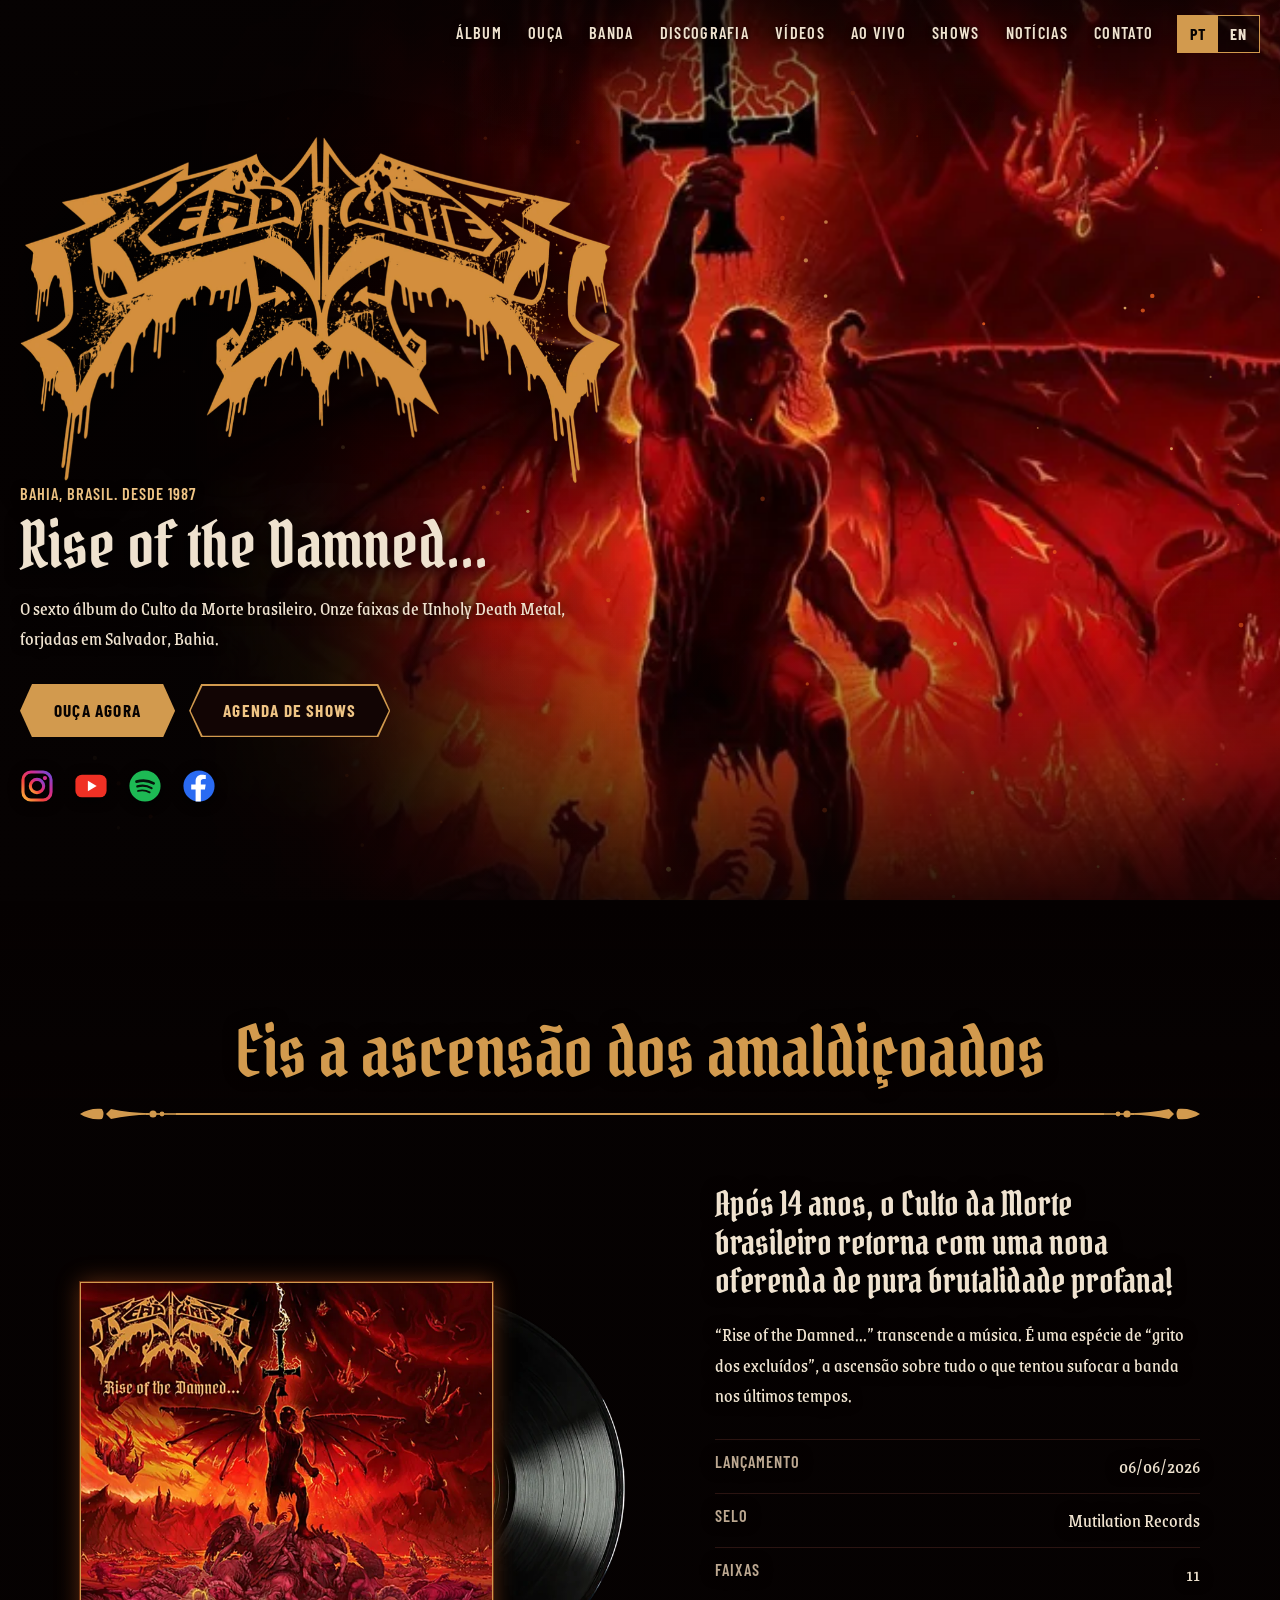
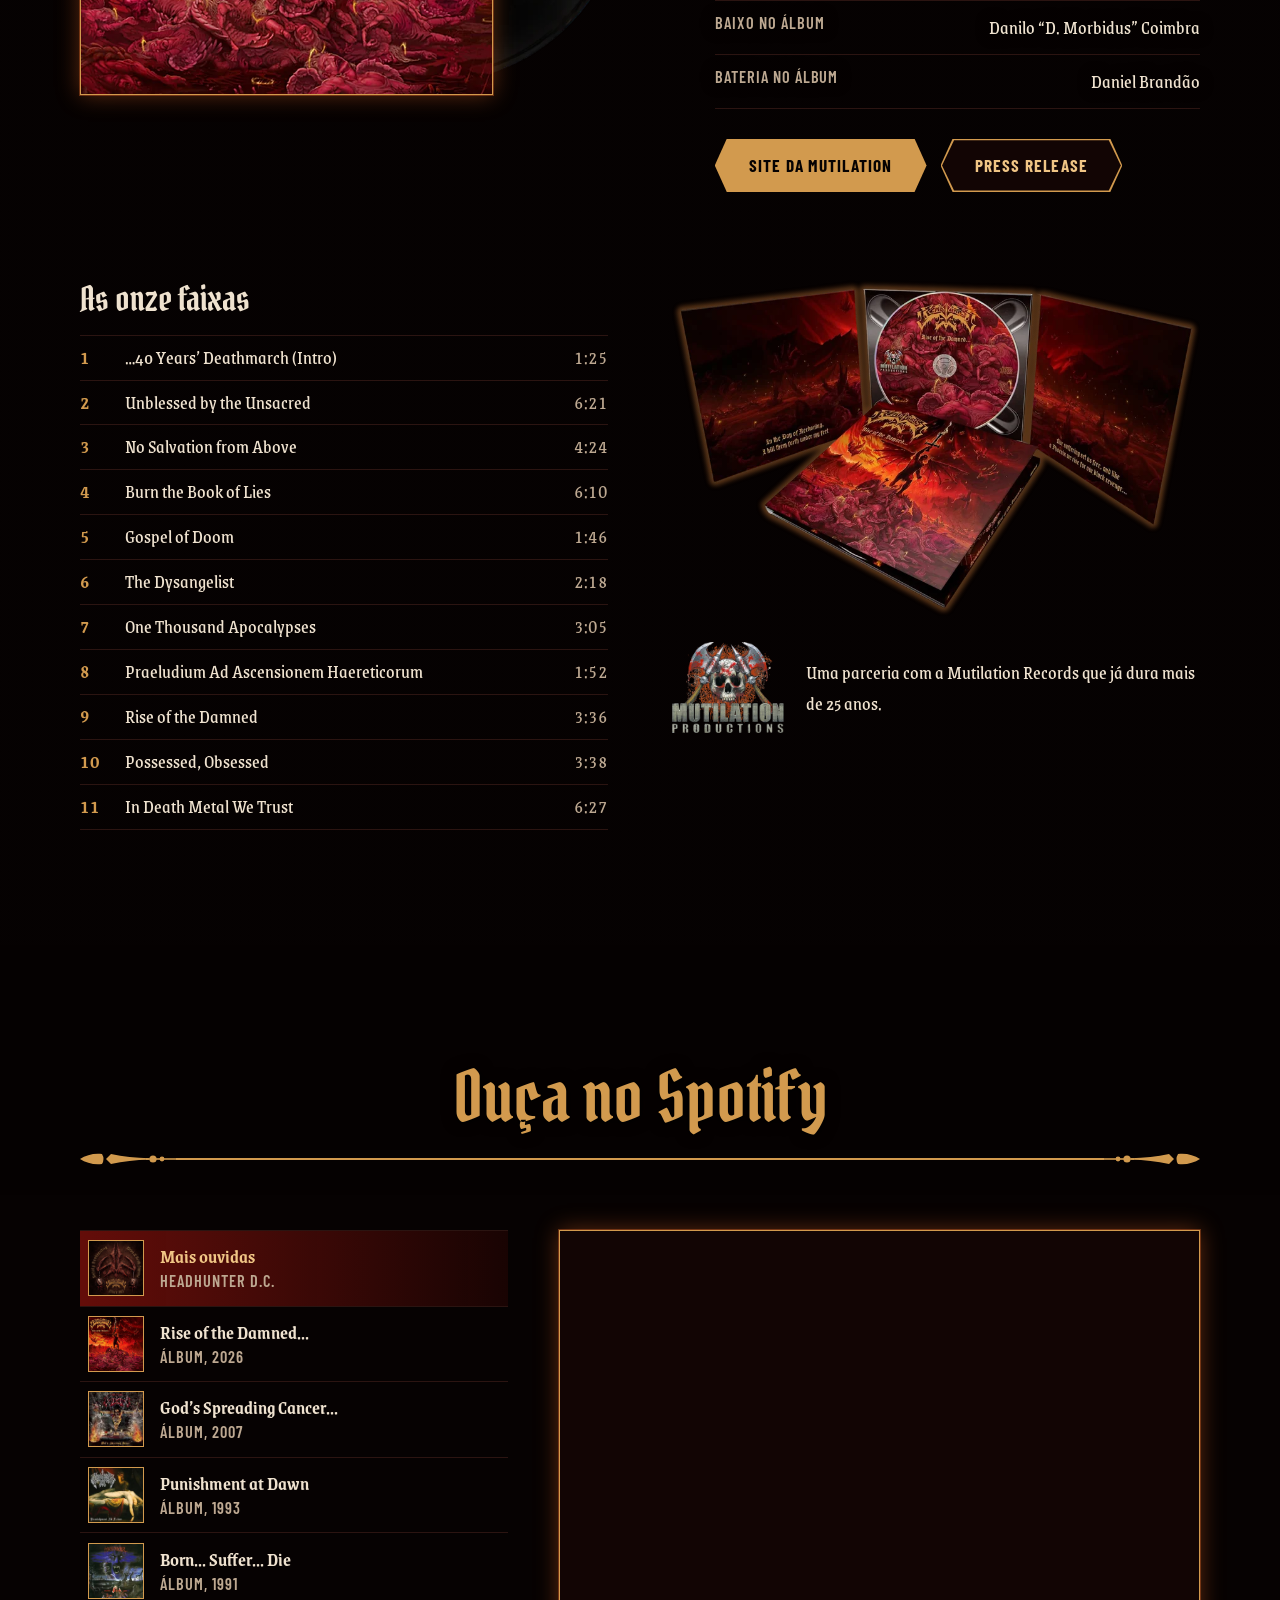
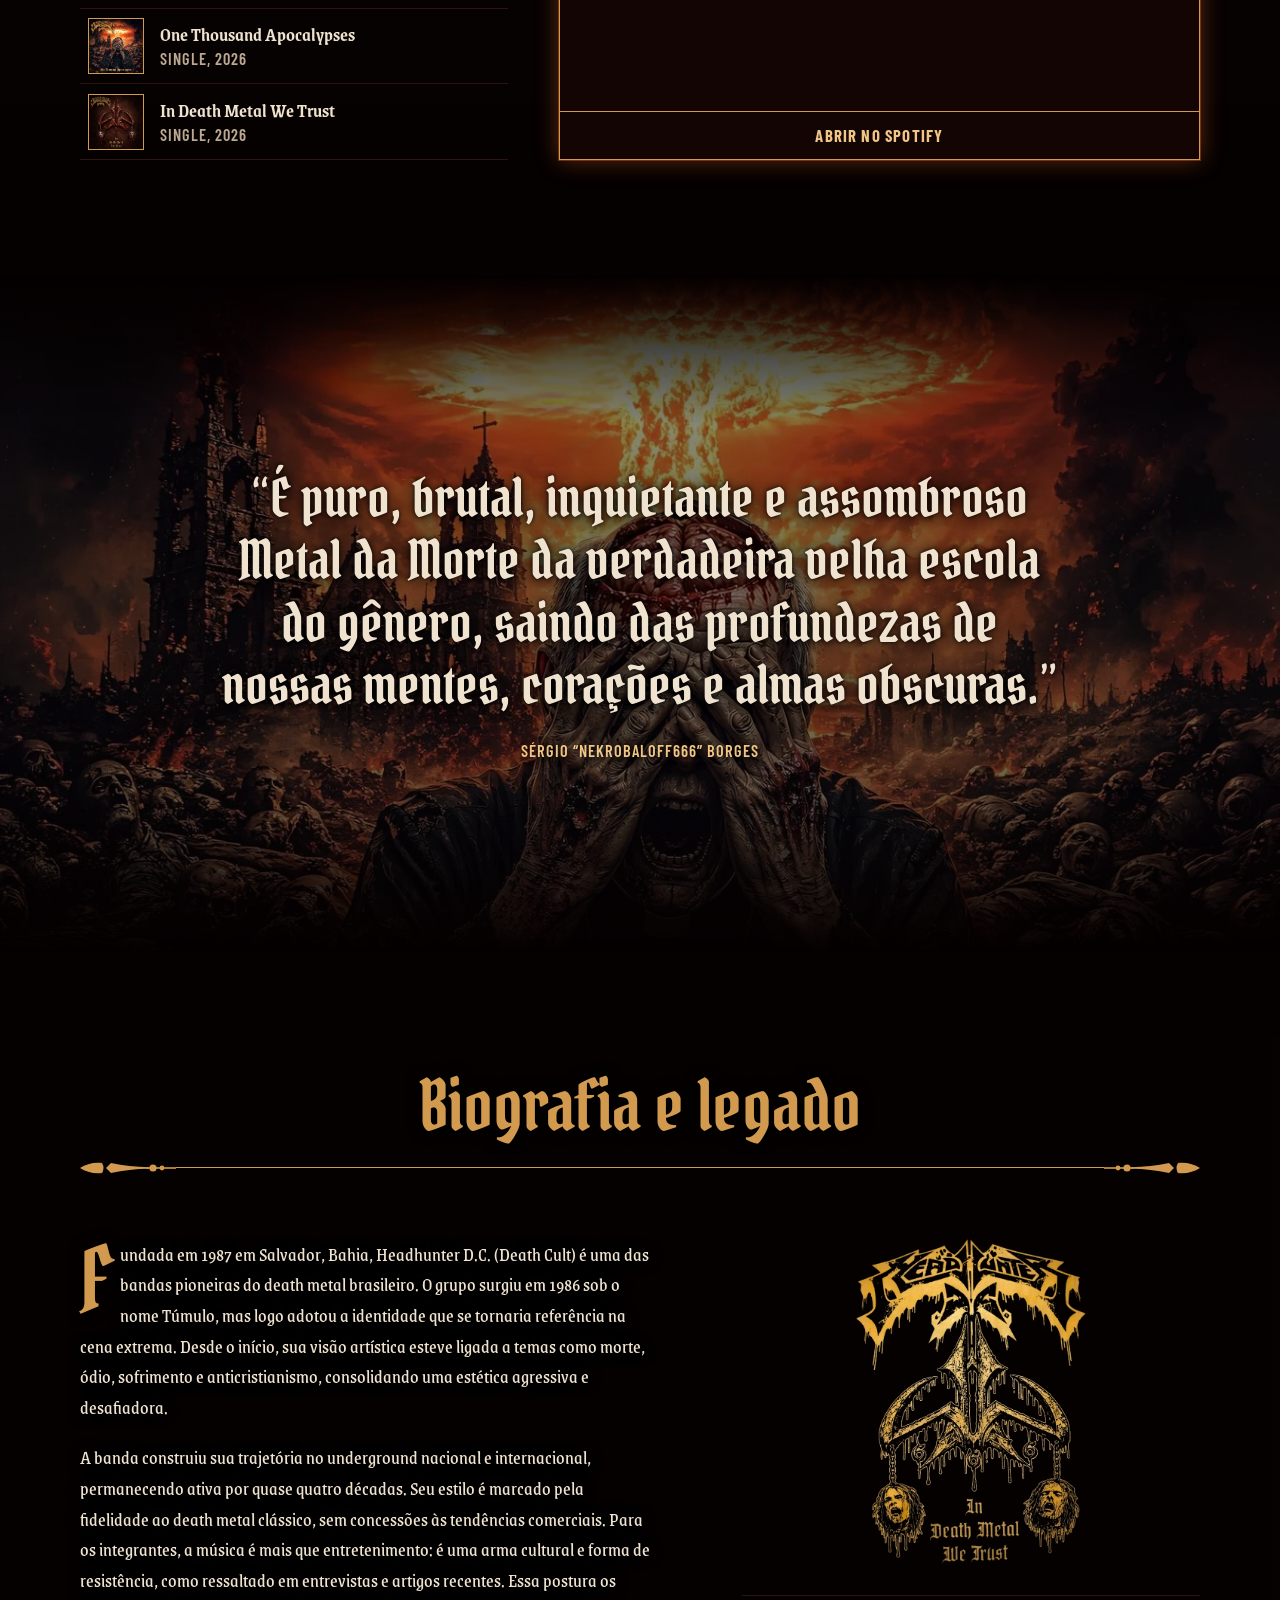
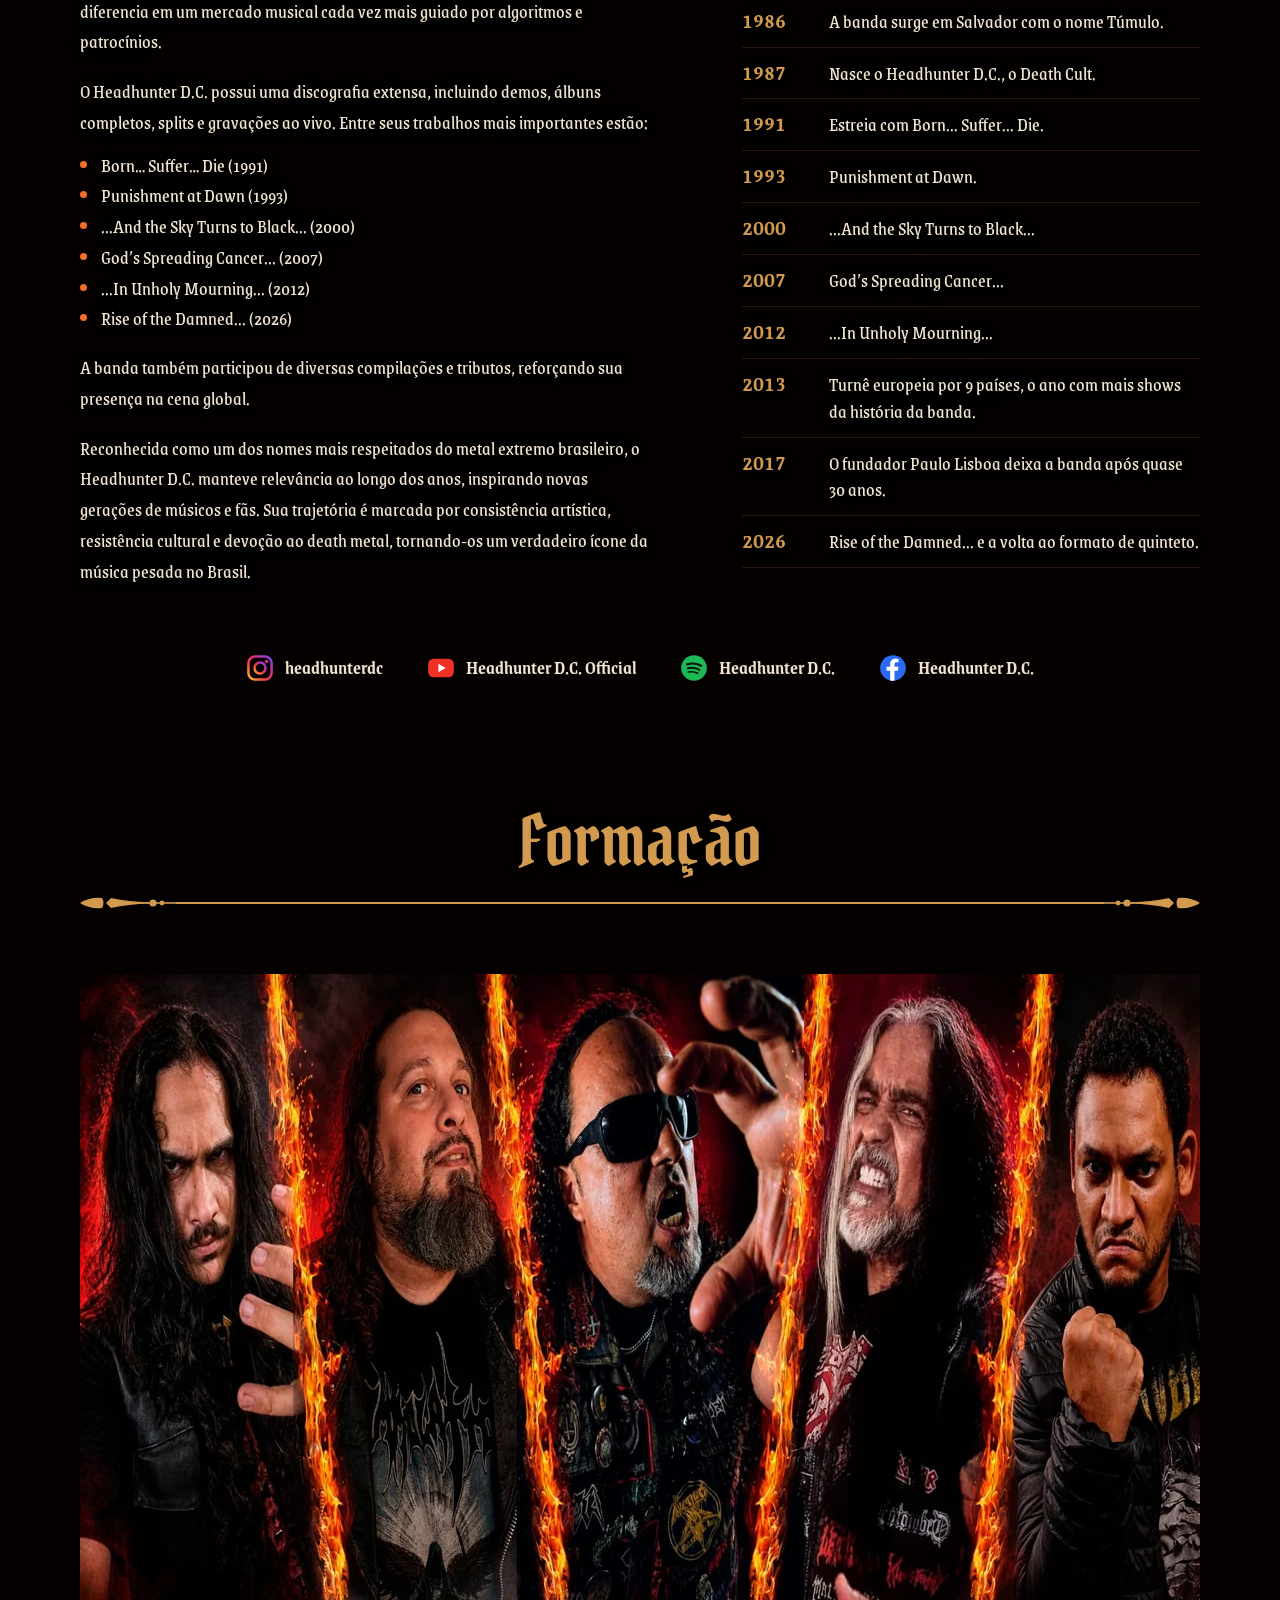
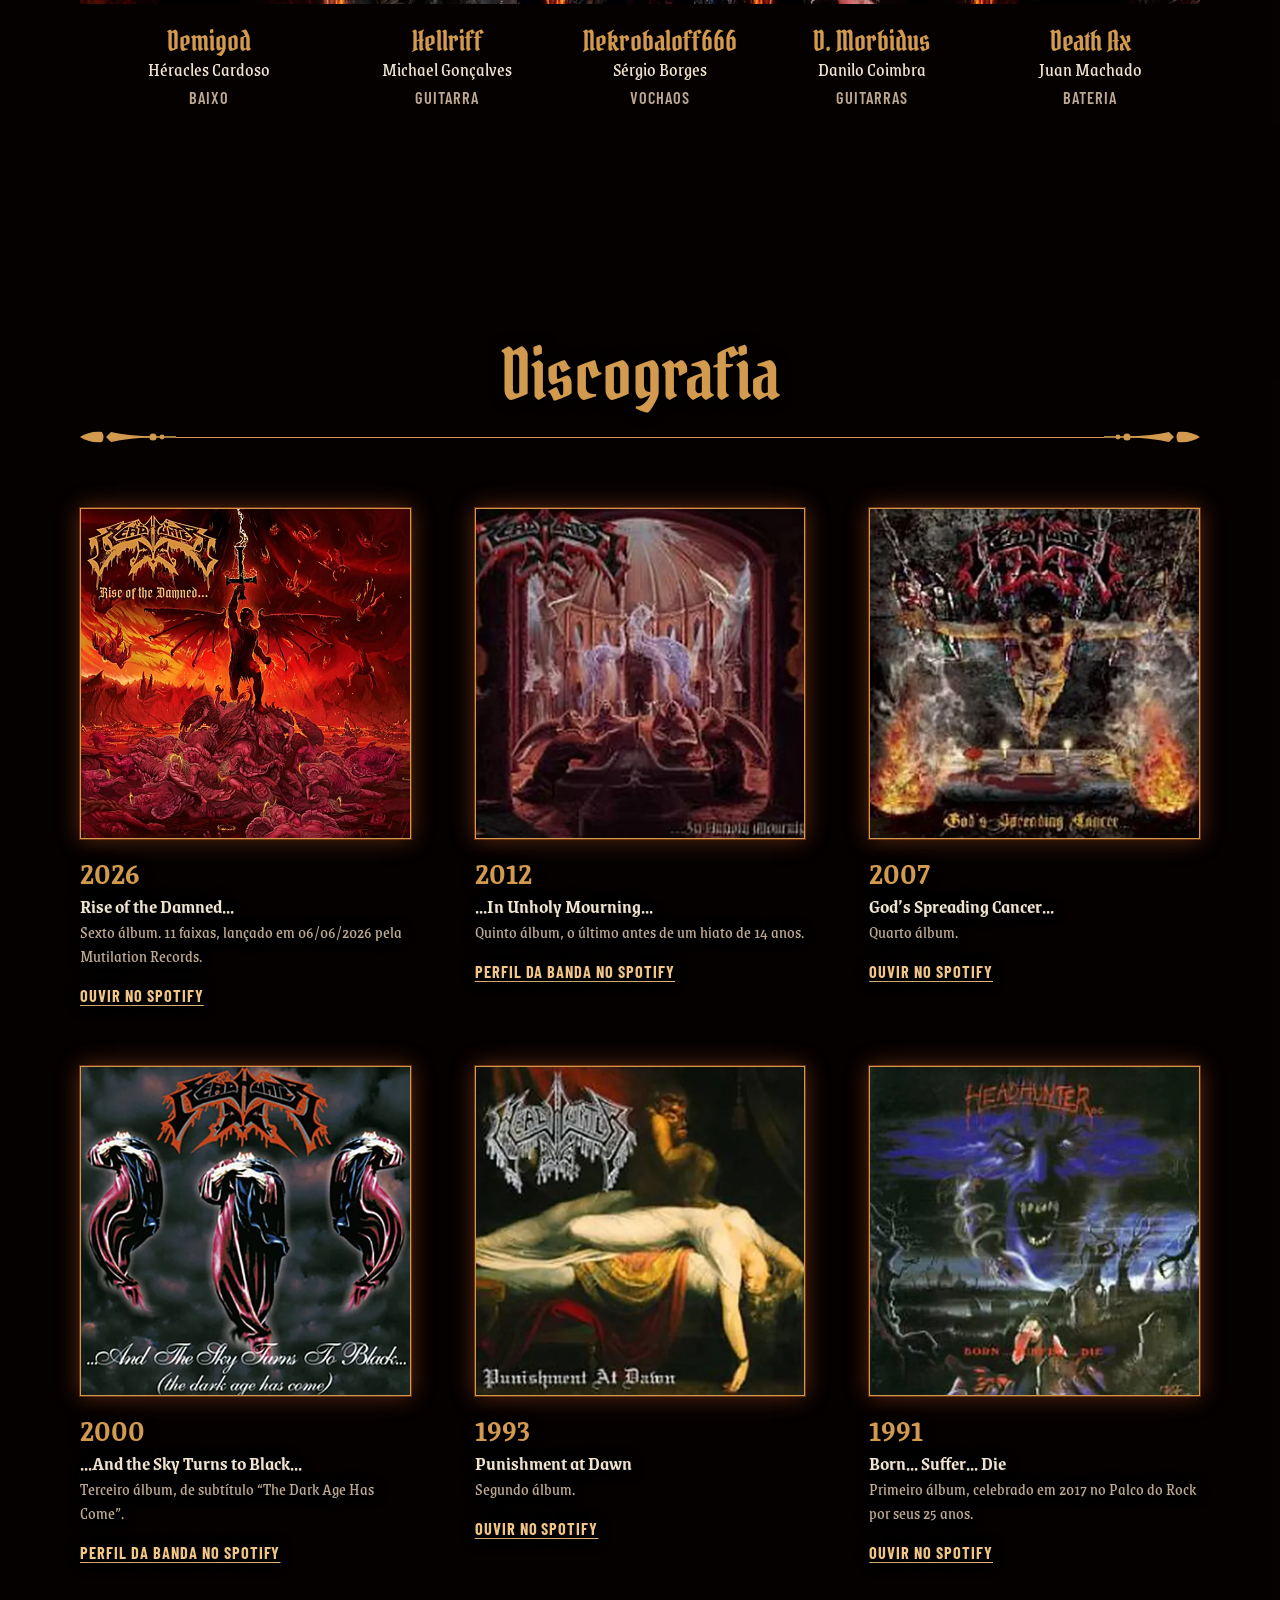
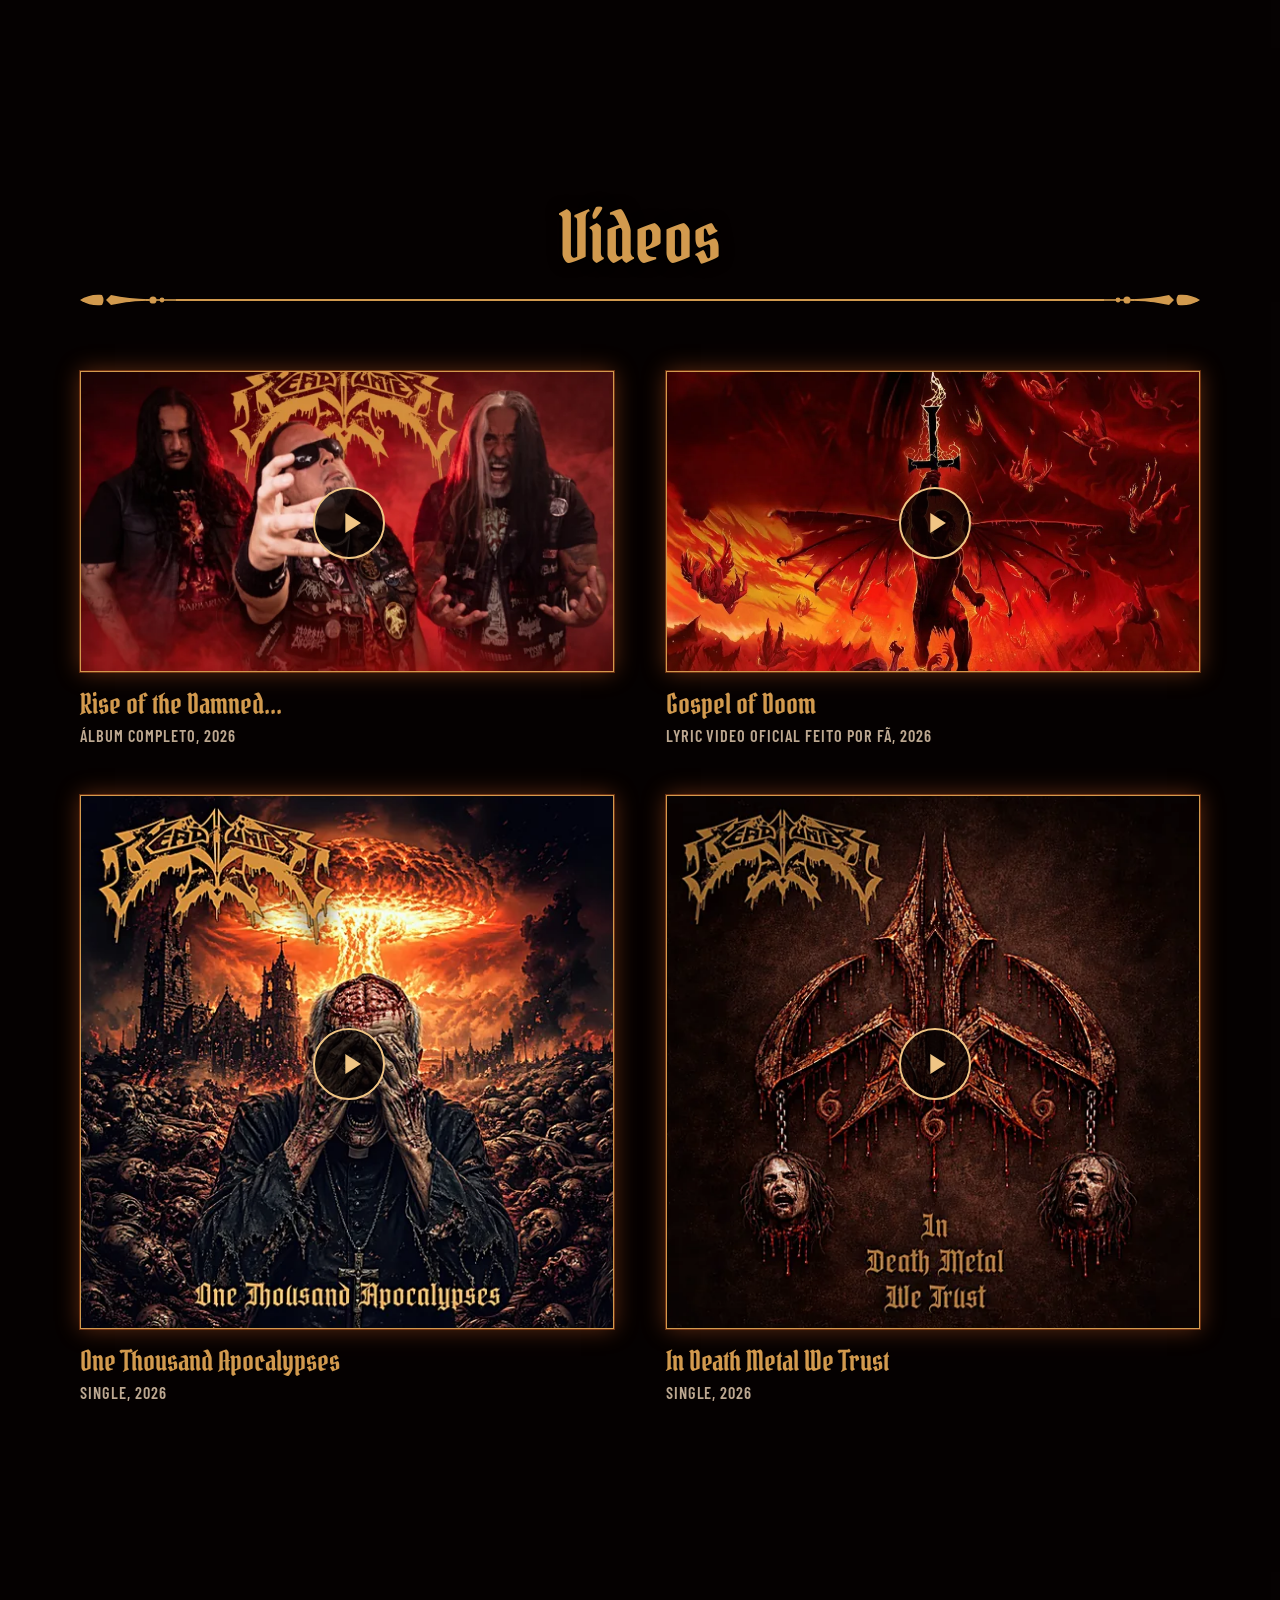
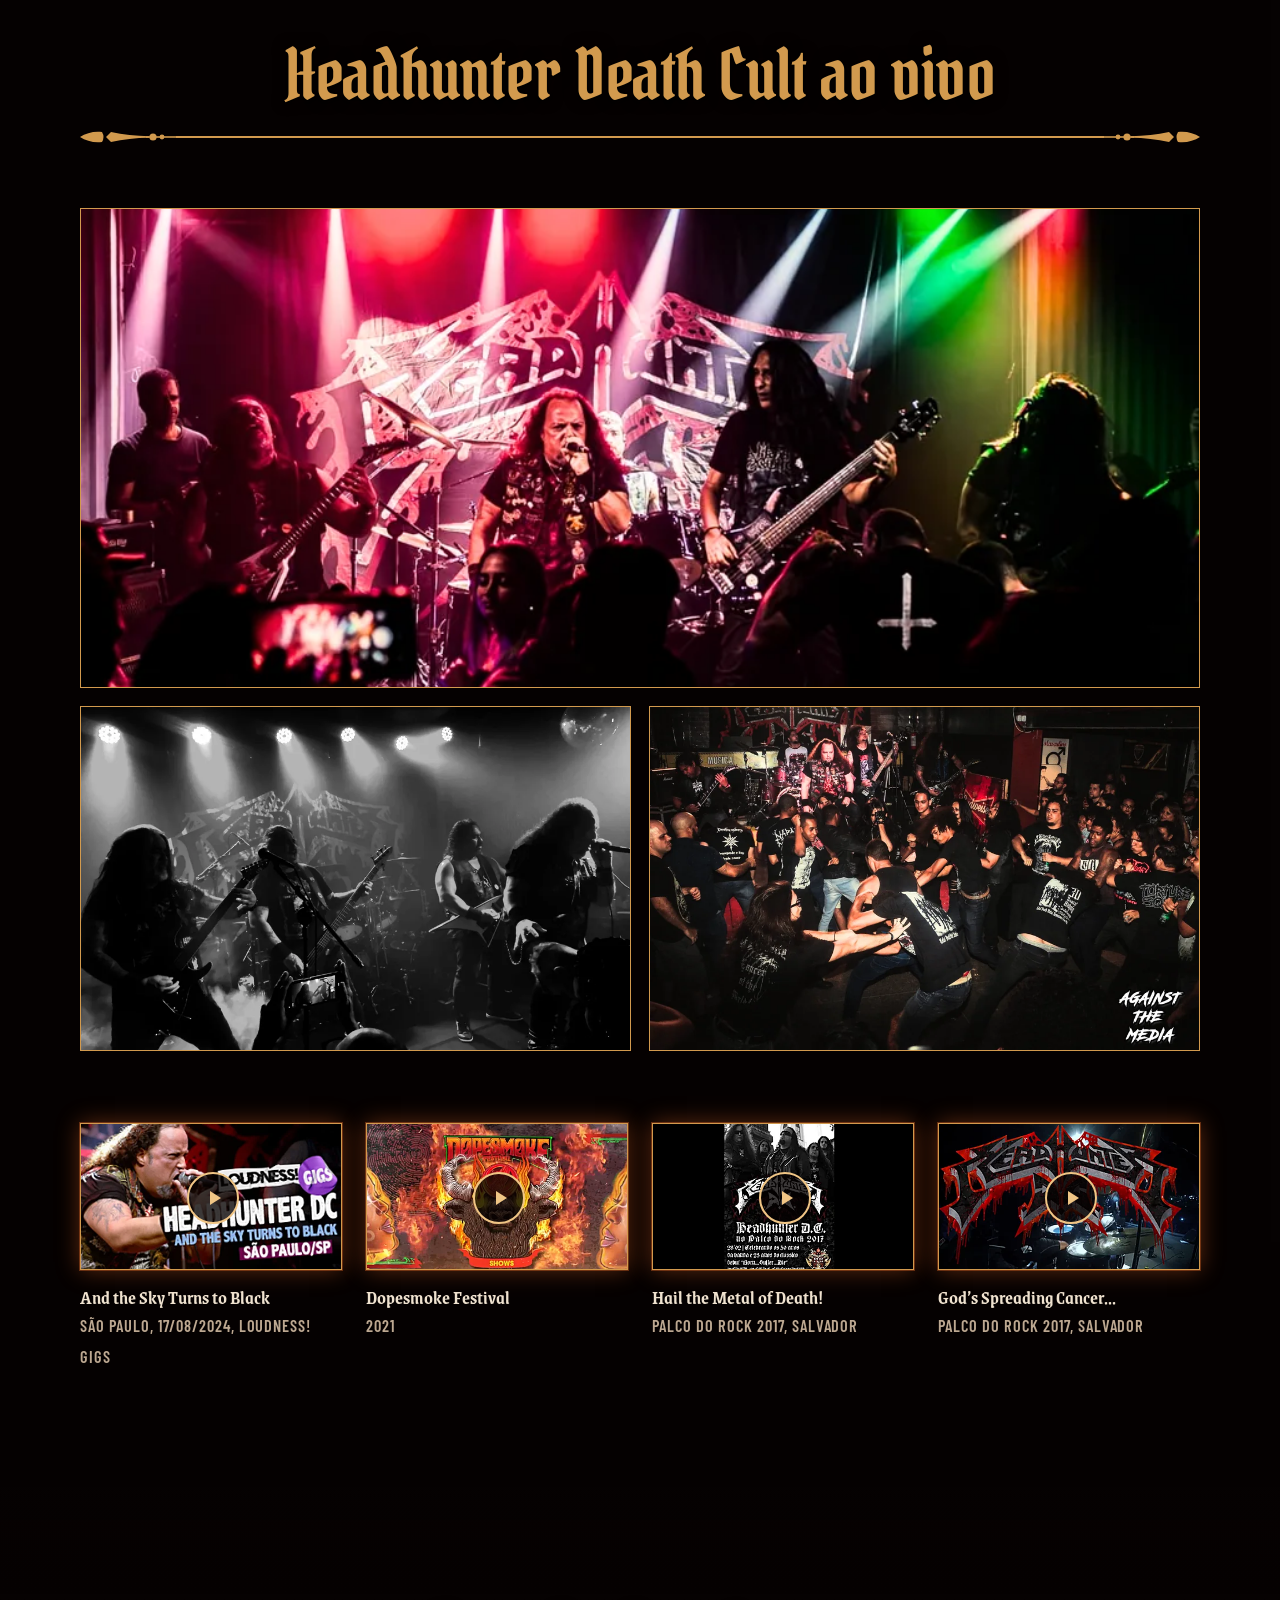
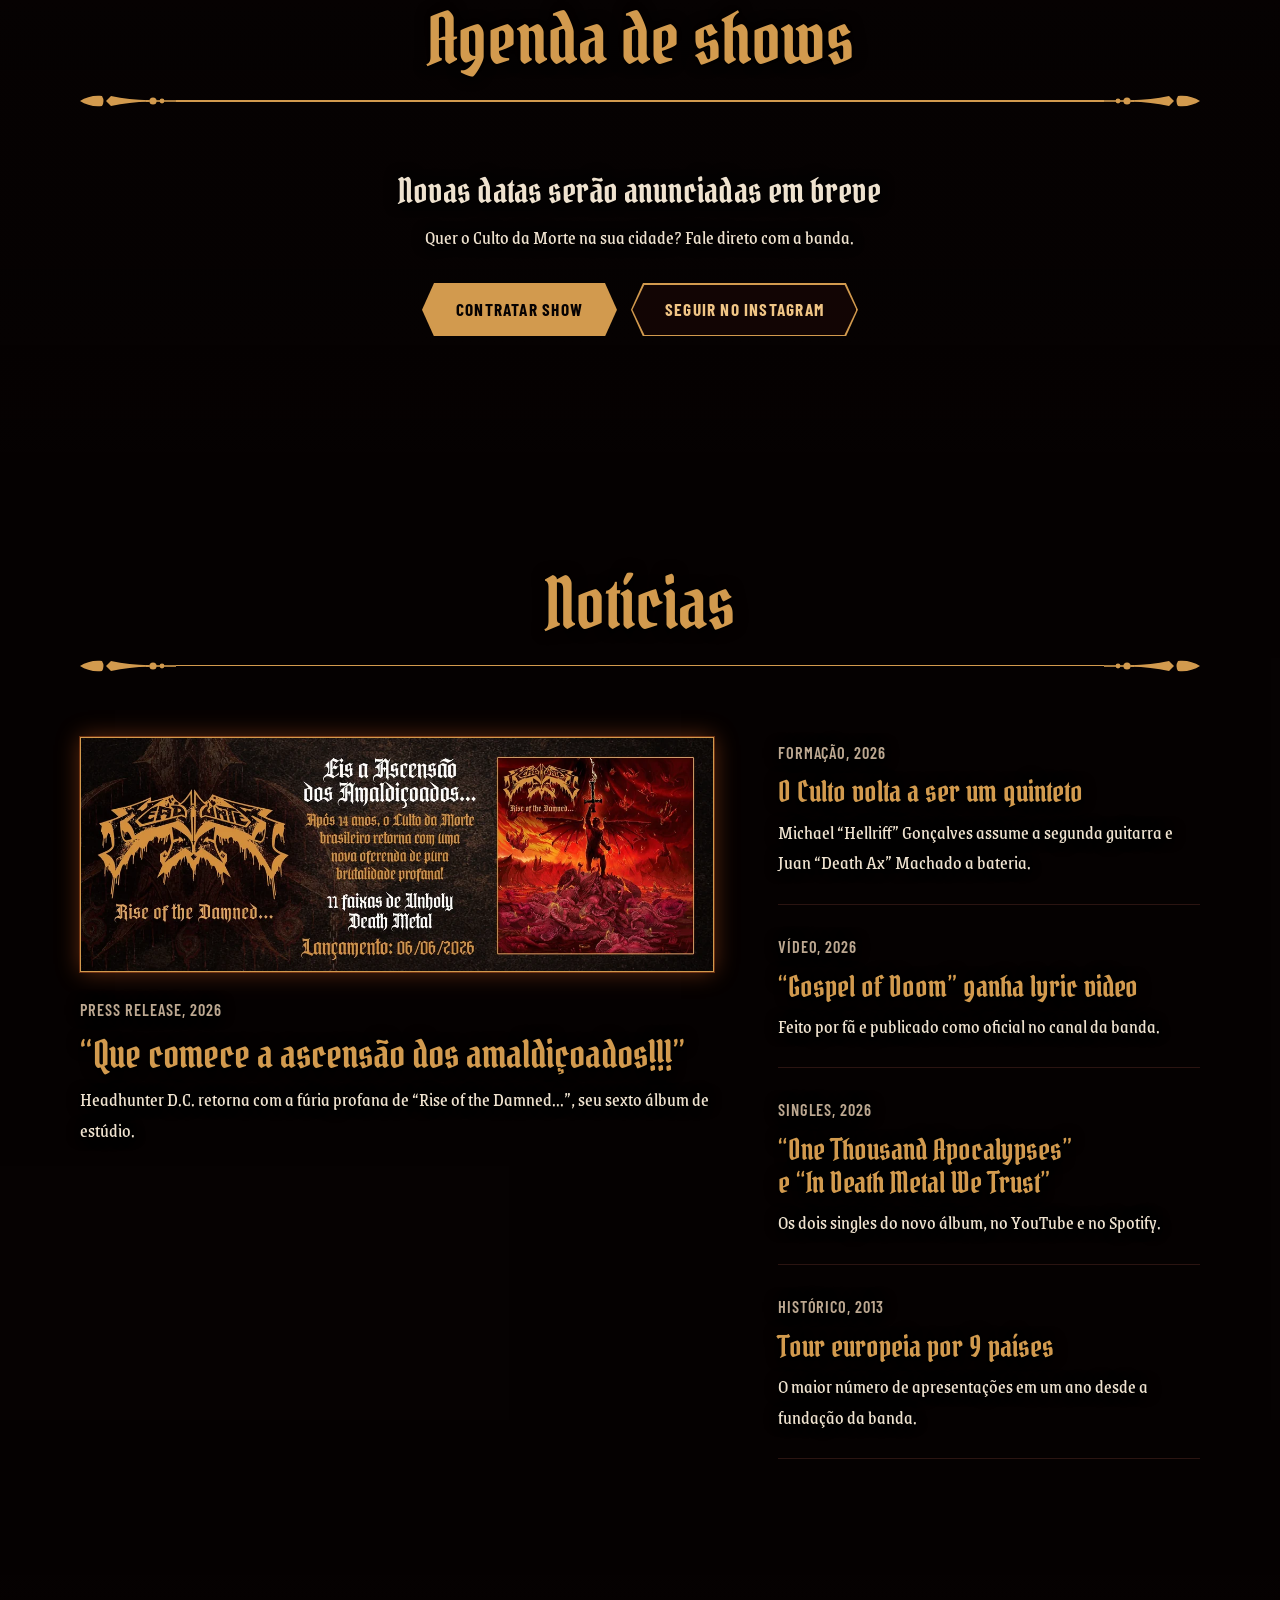
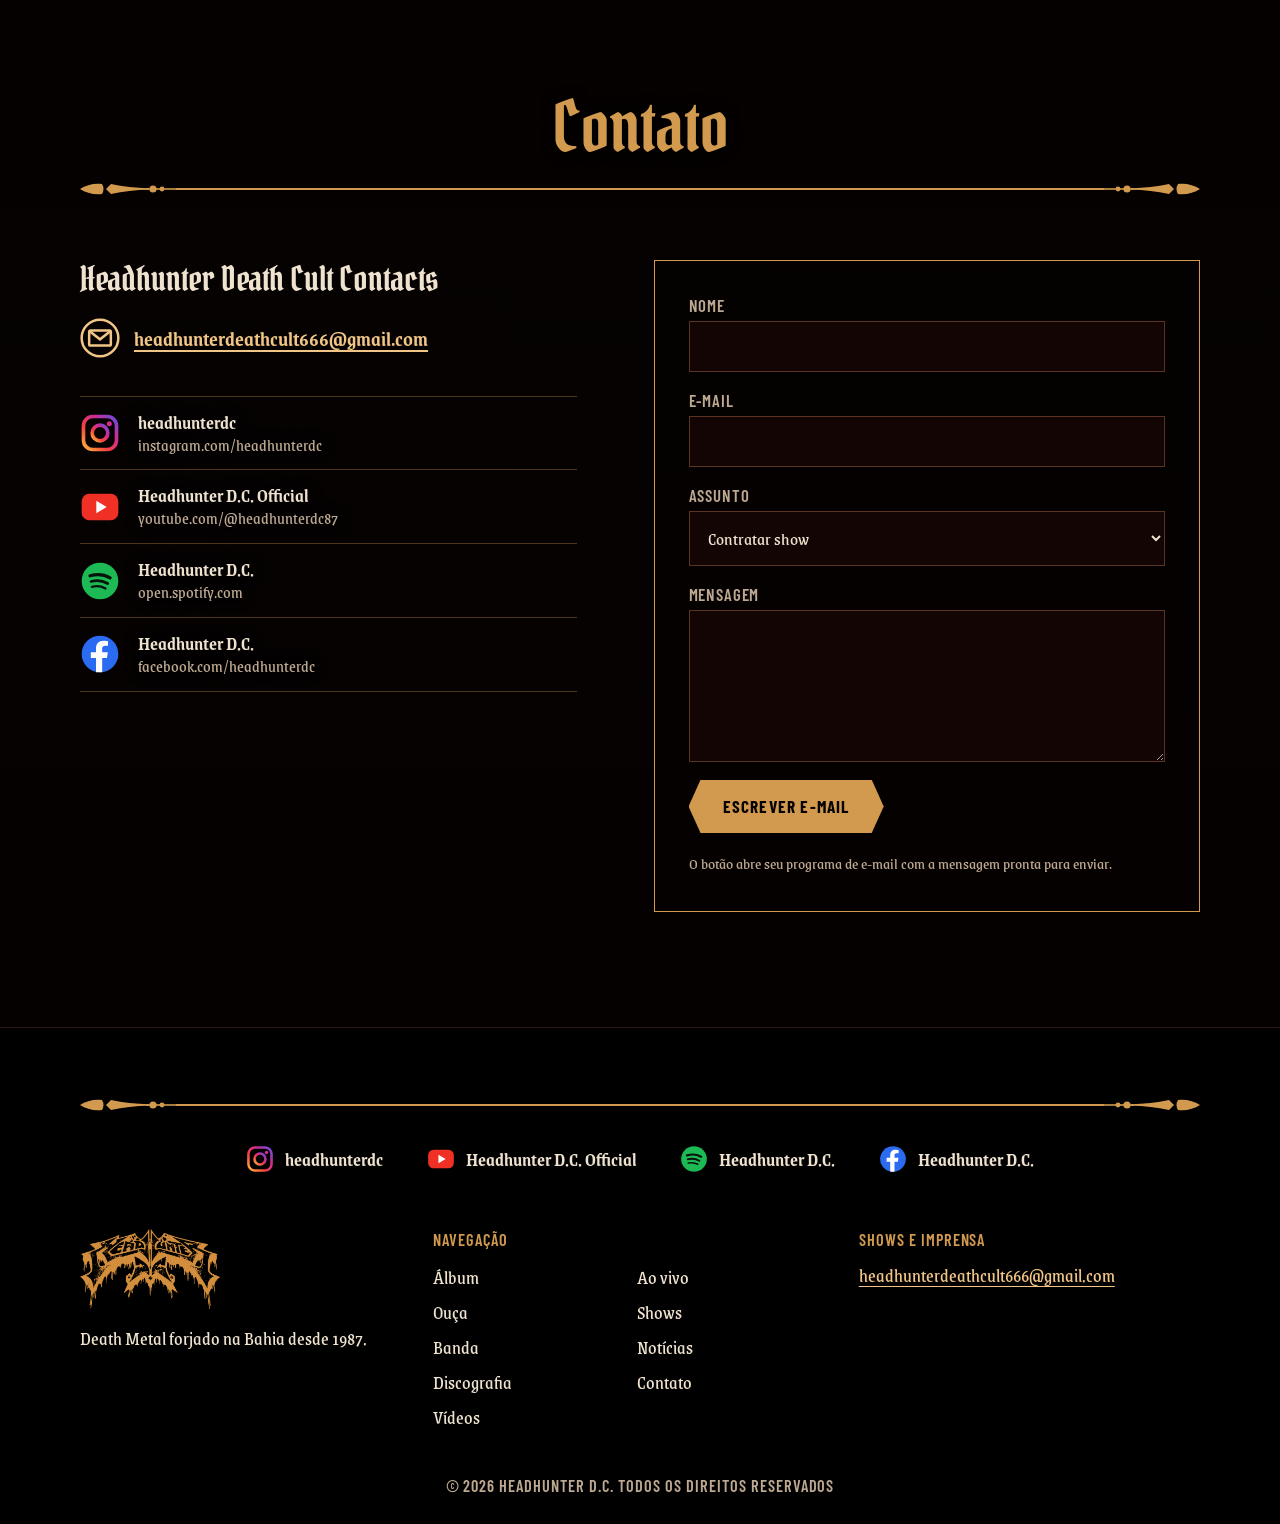
<file: index.html>
<!doctype html>
<html lang="pt-BR">
<head>
<meta charset="utf-8">
<meta name="viewport" content="width=device-width,initial-scale=1,viewport-fit=cover">
<title>Headhunter D.C. | Death Metal da Bahia desde 1987</title>
<meta name="description" content="Site oficial do Headhunter D.C., pioneiros do Death Metal brasileiro. Novo álbum Rise of the Damned..., discografia, vídeos, shows e contato.">
<meta property="og:title" content="Headhunter D.C. | Death Metal da Bahia desde 1987">
<meta property="og:description" content="Site oficial do Headhunter D.C., pioneiros do Death Metal brasileiro. Novo álbum Rise of the Damned..., discografia, vídeos, shows e contato.">
<meta property="og:type" content="website">
<meta property="og:url" content="https://headhunterdc.pages.dev/">
<meta property="og:locale" content="pt_BR">
<meta property="og:image" content="https://headhunterdc.pages.dev/img/og.jpg">
<meta property="og:image:width" content="1200">
<meta property="og:image:height" content="630">
<link rel="canonical" href="https://headhunterdc.pages.dev/">
<link rel="alternate" hreflang="pt-BR" href="https://headhunterdc.pages.dev/">
<link rel="alternate" hreflang="en" href="https://headhunterdc.pages.dev/en/">
<link rel="alternate" hreflang="x-default" href="https://headhunterdc.pages.dev/">
<meta name="twitter:card" content="summary_large_image">
<meta name="theme-color" content="#060202">
<link rel="icon" href="img/favicon.png">
<link rel="preconnect" href="https://fonts.googleapis.com"><link rel="preconnect" href="https://fonts.gstatic.com" crossorigin><link rel="stylesheet" href="https://fonts.googleapis.com/css2?family=Barlow+Condensed:wght@600;700&family=Grenze:ital,wght@0,400;0,600;1,400&family=Pirata+One&display=swap">
<link rel="stylesheet" href="css/site.css">
</head>
<body>
<div class="fundo-fixo" aria-hidden="true">
  <picture><source media="(max-width:820px)" srcset="img/hero-mobile.webp"><img src="img/hero.webp" width="1716" height="972" alt="" fetchpriority="high"></picture>
  <canvas></canvas>
</div>
<a class="pular" href="#conteudo">Pular para o conteúdo</a>
<header class="topo"><div class="wrap">
  <a class="marca" href="#inicio"><img src="img/logo.webp" width="1000" height="578" alt="Headhunter D.C., início"></a>
  <div class="idioma" role="group" aria-label="Idioma / Language"><a href="index.html" hreflang="pt-BR" lang="pt-BR" title="Português" aria-current="true">PT</a><a href="en/index.html" hreflang="en" lang="en" title="English">EN</a></div>
  <button class="abre" type="button" aria-expanded="false" aria-controls="menu">Menu</button>
  <nav class="menu" id="menu" aria-label="Principal"><a href="#album">Álbum</a><a href="#ouca">Ouça</a><a href="#banda">Banda</a><a href="#discografia">Discografia</a><a href="#videos">Vídeos</a><a href="#ao-vivo">Ao vivo</a><a href="#shows">Shows</a><a href="#noticias">Notícias</a><a href="#contato">Contato</a></nav>
</div></header>
<main id="conteudo">

<section class="abertura" id="inicio">
  <div class="wrap"><div class="bloco">
    <h1>Headhunter D.C.</h1>
    <img class="logo" src="img/logo.webp" width="1000" height="578" alt="Headhunter D.C.">
    <p class="rot origem">Bahia, Brasil. Desde 1987</p>
    <p class="disco">Rise of the Damned...</p>
    <p class="linha">O sexto álbum do Culto da Morte brasileiro. Onze faixas de Unholy Death Metal, forjadas em Salvador, Bahia.</p>
    <div class="acoes"><a class="bt cheio" href="#ouca">Ouça agora</a><a class="bt" href="#shows">Agenda de shows</a></div>
    <ul class="faixa-redes so-icone" aria-label="Redes sociais"><li><a href="https://www.instagram.com/headhunterdc/" target="_blank" rel="noopener" aria-label="Instagram: headhunterdc"><svg class="ic" viewBox="0 0 24 24" aria-hidden="true"><defs><linearGradient id="ig" x1="0" y1="1" x2="1" y2="0"><stop stop-color="#fdb93a"/><stop offset=".35" stop-color="#f4423e"/><stop offset=".65" stop-color="#d12c90"/><stop offset="1" stop-color="#6a4be0"/></linearGradient></defs><g fill="none" stroke="url(#ig)" stroke-width="2.2"><rect x="2.1" y="2.1" width="19.8" height="19.8" rx="5.6"/><circle cx="12" cy="12" r="4.7"/></g><circle cx="17.6" cy="6.4" r="1.5" fill="#d12c90"/></svg><span>headhunterdc</span></a></li><li><a href="https://www.youtube.com/@headhunterdc87" target="_blank" rel="noopener" aria-label="YouTube: Headhunter D.C. Official"><svg class="ic" viewBox="0 0 24 24" aria-hidden="true"><rect x="1" y="4" width="22" height="16" rx="4.6" fill="#f03024"/><path d="M9.8 8.3v7.4l6.2-3.7z" fill="#fff"/></svg><span>Headhunter D.C. Official</span></a></li><li><a href="https://open.spotify.com/intl-pt/artist/3PLUqL7h2FK5hGjAY2MmDG" target="_blank" rel="noopener" aria-label="Spotify: Headhunter D.C."><svg class="ic" viewBox="0 0 24 24" aria-hidden="true"><circle cx="12" cy="12" r="11" fill="#1db954"/><g fill="none" stroke="#06140b" stroke-linecap="round"><path d="M6 8.9c4-1.2 8.600-.8 12.100 1.200" stroke-width="1.9"/><path d="M6.600 12.300c3.400-.9 7.100-.5 10 1.200" stroke-width="1.600"/><path d="M7.100 15.500c2.800-.7 5.700-.4 8.200 1" stroke-width="1.300"/></g></svg><span>Headhunter D.C.</span></a></li><li><a href="https://www.facebook.com/HeadhunterDc" target="_blank" rel="noopener" aria-label="Facebook: Headhunter D.C."><svg class="ic" viewBox="0 0 24 24" aria-hidden="true"><circle cx="12" cy="12" r="11" fill="#2a6bf2"/><path d="M13.300 23v-8.600h2.900l.5-3.400h-3.400V8.900c0-1 .5-1.800 1.900-1.800h1.600V4.300s-1.400-.3-2.700-.3c-2.800 0-4.500 1.700-4.500 4.600V11H6.500v3.400h3.100V23z" fill="#fff"/></svg><span>Headhunter D.C.</span></a></li></ul>
  </div></div>
</section>

<section class="secao" id="album"><div class="wrap">
  <div class="tit"><h2>Eis a ascensão dos amaldiçoados</h2><div class="regua" aria-hidden="true"><i></i></div></div>
  <div class="album">
    <figure class="capa"><img class="vinil" src="img/vinil.webp" width="640" height="640" alt="" loading="lazy"><img class="brilho" src="img/capa-2026.webp" width="600" height="600" alt="Capa de Rise of the Damned..."></figure>
    <div class="txt">
      <p class="sub">Após 14 anos, o Culto da Morte brasileiro retorna com uma nova oferenda de pura brutalidade profana!</p>
      <p>“Rise of the Damned...” transcende a música. É uma espécie de “grito dos excluídos”, a ascensão sobre tudo o que tentou sufocar a banda nos últimos tempos.</p>
      <dl class="ficha"><div><dt class="rot">Lançamento</dt><dd>06/06/2026</dd></div><div><dt class="rot">Selo</dt><dd>Mutilation Records</dd></div><div><dt class="rot">Faixas</dt><dd>11</dd></div><div><dt class="rot">Baixo no álbum</dt><dd>Danilo “D. Morbidus” Coimbra</dd></div><div><dt class="rot">Bateria no álbum</dt><dd>Daniel Brandão</dd></div></dl>
      <div class="acoes"><a class="bt cheio" href="https://mutilationrecords.com/" target="_blank" rel="noopener">Site da Mutilation</a><a class="bt" href="rise-of-the-damned.html">Press release</a></div>
    </div>
  </div>
  <div class="lojas">
    <div><h3 class="sub">As onze faixas</h3><ol class="faixas"><li><a href="https://open.spotify.com/track/7ukJM6PKif6zSfpRXWZoiK" target="_blank" rel="noopener" data-sp="track/7ukJM6PKif6zSfpRXWZoiK"><span>…40 Years’ Deathmarch (Intro)</span><time>1:25</time></a></li><li><a href="https://open.spotify.com/track/24I51vLyGjAH6gNa1rpUFp" target="_blank" rel="noopener" data-sp="track/24I51vLyGjAH6gNa1rpUFp"><span>Unblessed by the Unsacred</span><time>6:21</time></a></li><li><a href="https://open.spotify.com/track/1h0FXoVvnxpUdT22g7vd3S" target="_blank" rel="noopener" data-sp="track/1h0FXoVvnxpUdT22g7vd3S"><span>No Salvation from Above</span><time>4:24</time></a></li><li><a href="https://open.spotify.com/track/1CIhN4CiOy5e4GRgk4K2dT" target="_blank" rel="noopener" data-sp="track/1CIhN4CiOy5e4GRgk4K2dT"><span>Burn the Book of Lies</span><time>6:10</time></a></li><li><a href="https://open.spotify.com/track/0r0RJAzSrdcvS4PC9lQnbn" target="_blank" rel="noopener" data-sp="track/0r0RJAzSrdcvS4PC9lQnbn"><span>Gospel of Doom</span><time>1:46</time></a></li><li><a href="https://open.spotify.com/track/1d9APrbuLjfyyF7V1oUxSm" target="_blank" rel="noopener" data-sp="track/1d9APrbuLjfyyF7V1oUxSm"><span>The Dysangelist</span><time>2:18</time></a></li><li><a href="https://open.spotify.com/track/6Zi600Z4hI1W7Iu0hH6Aqp" target="_blank" rel="noopener" data-sp="track/6Zi600Z4hI1W7Iu0hH6Aqp"><span>One Thousand Apocalypses</span><time>3:05</time></a></li><li><a href="https://open.spotify.com/track/5uwRnB7ndMljJjk5Hj7rMX" target="_blank" rel="noopener" data-sp="track/5uwRnB7ndMljJjk5Hj7rMX"><span>Praeludium Ad Ascensionem Haereticorum</span><time>1:52</time></a></li><li><a href="https://open.spotify.com/track/0WbO2ToA1mrESu02QbNGDR" target="_blank" rel="noopener" data-sp="track/0WbO2ToA1mrESu02QbNGDR"><span>Rise of the Damned</span><time>3:36</time></a></li><li><a href="https://open.spotify.com/track/3Guzqjzd9F34Yu8BQiHeRM" target="_blank" rel="noopener" data-sp="track/3Guzqjzd9F34Yu8BQiHeRM"><span>Possessed, Obsessed</span><time>3:38</time></a></li><li><a href="https://open.spotify.com/track/3Ovj2TjqM0cu2y1FWTIQSU" target="_blank" rel="noopener" data-sp="track/3Ovj2TjqM0cu2y1FWTIQSU"><span>In Death Metal We Trust</span><time>6:27</time></a></li></ol></div>
    <div><img src="img/digipack.webp" width="843" height="537" alt="Digipack aberto de Rise of the Damned..., com o CD à mostra" loading="lazy"><div class="selo"><img src="img/mutilation.webp" width="284" height="230" alt="Mutilation Productions" loading="lazy"><p>Uma parceria com a Mutilation Records que já dura mais de 25 anos.</p></div></div>
  </div>
</div></section>

<section class="secao" id="ouca"><div class="wrap">
  <div class="tit"><h2>Ouça no Spotify</h2><div class="regua" aria-hidden="true"><i></i></div></div>
  <div class="ouvir">
    <ul class="estante" aria-label="Escolha o que tocar"><li><a href="https://open.spotify.com/artist/3PLUqL7h2FK5hGjAY2MmDG" target="_blank" rel="noopener" data-sp="artist/3PLUqL7h2FK5hGjAY2MmDG" aria-current="true"><img src="img/emblema.webp" width="64" height="64" alt="" loading="lazy"><span><strong>Mais ouvidas</strong><span class="rot">Headhunter D.C.</span></span></a></li><li><a href="https://open.spotify.com/album/1tGHUwU4goZCYThCLrBTUV" target="_blank" rel="noopener" data-sp="album/1tGHUwU4goZCYThCLrBTUV"><img src="img/capa-2026.webp" width="64" height="64" alt="" loading="lazy"><span><strong>Rise of the Damned...</strong><span class="rot">Álbum, 2026</span></span></a></li><li><a href="https://open.spotify.com/album/6NtQvgyiuuSpIHKWnOQaOC" target="_blank" rel="noopener" data-sp="album/6NtQvgyiuuSpIHKWnOQaOC"><img src="img/capa-2007.webp" width="64" height="64" alt="" loading="lazy"><span><strong>God’s Spreading Cancer...</strong><span class="rot">Álbum, 2007</span></span></a></li><li><a href="https://open.spotify.com/album/12F206RrzC5WADSlWQ7Zah" target="_blank" rel="noopener" data-sp="album/12F206RrzC5WADSlWQ7Zah"><img src="img/capa-1993.webp" width="64" height="64" alt="" loading="lazy"><span><strong>Punishment at Dawn</strong><span class="rot">Álbum, 1993</span></span></a></li><li><a href="https://open.spotify.com/album/6xqrmRmJ5lWgbbcafz1CpY" target="_blank" rel="noopener" data-sp="album/6xqrmRmJ5lWgbbcafz1CpY"><img src="img/capa-1991.webp" width="64" height="64" alt="" loading="lazy"><span><strong>Born... Suffer... Die</strong><span class="rot">Álbum, 1991</span></span></a></li><li><a href="https://open.spotify.com/album/3u1tnFL4HLIJk2YzHIxdGm" target="_blank" rel="noopener" data-sp="album/3u1tnFL4HLIJk2YzHIxdGm"><img src="img/single-apocalypses.webp" width="64" height="64" alt="" loading="lazy"><span><strong>One Thousand Apocalypses</strong><span class="rot">Single, 2026</span></span></a></li><li><a href="https://open.spotify.com/album/6wY0HoCdUjt8kdXY4IIXcR" target="_blank" rel="noopener" data-sp="album/6wY0HoCdUjt8kdXY4IIXcR"><img src="img/single-death-metal.webp" width="64" height="64" alt="" loading="lazy"><span><strong>In Death Metal We Trust</strong><span class="rot">Single, 2026</span></span></a></li></ul>
    <div class="player brilho"><iframe id="spotify" src="https://open.spotify.com/embed/artist/3PLUqL7h2FK5hGjAY2MmDG" title="Headhunter D.C. no Spotify" loading="lazy" allow="autoplay; clipboard-write; encrypted-media; fullscreen; picture-in-picture" referrerpolicy="no-referrer-when-downgrade"></iframe><a id="abrir-spotify" href="https://open.spotify.com/intl-pt/artist/3PLUqL7h2FK5hGjAY2MmDG" target="_blank" rel="noopener">Abrir no Spotify</a></div>
  </div>
</div></section>

<section class="secao brado"><div class="fundo"></div><div class="wrap">
  <blockquote>“É puro, brutal, inquietante e assombroso Metal da Morte da verdadeira velha escola do gênero, saindo das profundezas de nossas mentes, corações e almas obscuras.”<cite class="rot">Sérgio “Nekrobaloff666” Borges</cite></blockquote>
</div></section>

<section class="secao" id="banda"><div class="wrap">
  <div class="tit"><h2>Biografia e legado</h2><div class="regua" aria-hidden="true"><i></i></div></div>
  <div class="bio">
    <div class="prosa">
      <p>Fundada em 1987 em Salvador, Bahia, Headhunter D.C. (Death Cult) é uma das bandas pioneiras do death metal brasileiro. O grupo surgiu em 1986 sob o nome Túmulo, mas logo adotou a identidade que se tornaria referência na cena extrema. Desde o início, sua visão artística esteve ligada a temas como morte, ódio, sofrimento e anticristianismo, consolidando uma estética agressiva e desafiadora.</p>
      <p>A banda construiu sua trajetória no underground nacional e internacional, permanecendo ativa por quase quatro décadas. Seu estilo é marcado pela fidelidade ao death metal clássico, sem concessões às tendências comerciais. Para os integrantes, a música é mais que entretenimento: é uma arma cultural e forma de resistência, como ressaltado em entrevistas e artigos recentes. Essa postura os diferencia em um mercado musical cada vez mais guiado por algoritmos e patrocínios.</p>
      <p>O Headhunter D.C. possui uma discografia extensa, incluindo demos, álbuns completos, splits e gravações ao vivo. Entre seus trabalhos mais importantes estão:</p>
      <ul class="obras"><li>Born… Suffer… Die (1991)</li><li>Punishment at Dawn (1993)</li><li>...And the Sky Turns to Black... (2000)</li><li>God’s Spreading Cancer... (2007)</li><li>...In Unholy Mourning... (2012)</li><li>Rise of the Damned... (2026)</li></ul>
      <p>A banda também participou de diversas compilações e tributos, reforçando sua presença na cena global.</p>
      <p>Reconhecida como um dos nomes mais respeitados do metal extremo brasileiro, o Headhunter D.C. manteve relevância ao longo dos anos, inspirando novas gerações de músicos e fãs. Sua trajetória é marcada por consistência artística, resistência cultural e devoção ao death metal, tornando-os um verdadeiro ícone da música pesada no Brasil.</p>
    </div>
    <div><img class="emblema-bio" src="img/in-death-metal.webp" width="460" height="660" alt="Emblema da banda: In Death Metal We Trust" loading="lazy"><ol class="anos"><li><b>1986</b><span>A banda surge em Salvador com o nome Túmulo.</span></li><li><b>1987</b><span>Nasce o Headhunter D.C., o Death Cult.</span></li><li><b>1991</b><span>Estreia com Born... Suffer... Die.</span></li><li><b>1993</b><span>Punishment at Dawn.</span></li><li><b>2000</b><span>...And the Sky Turns to Black...</span></li><li><b>2007</b><span>God’s Spreading Cancer...</span></li><li><b>2012</b><span>...In Unholy Mourning...</span></li><li><b>2013</b><span>Turnê europeia por 9 países, o ano com mais shows da história da banda.</span></li><li><b>2017</b><span>O fundador Paulo Lisboa deixa a banda após quase 30 anos.</span></li><li><b>2026</b><span>Rise of the Damned... e a volta ao formato de quinteto.</span></li></ol></div>
  </div>
  <ul class="faixa-redes " aria-label="Redes sociais"><li><a href="https://www.instagram.com/headhunterdc/" target="_blank" rel="noopener" aria-label="Instagram: headhunterdc"><svg class="ic" viewBox="0 0 24 24" aria-hidden="true"><defs><linearGradient id="ig" x1="0" y1="1" x2="1" y2="0"><stop stop-color="#fdb93a"/><stop offset=".35" stop-color="#f4423e"/><stop offset=".65" stop-color="#d12c90"/><stop offset="1" stop-color="#6a4be0"/></linearGradient></defs><g fill="none" stroke="url(#ig)" stroke-width="2.2"><rect x="2.1" y="2.1" width="19.8" height="19.8" rx="5.6"/><circle cx="12" cy="12" r="4.7"/></g><circle cx="17.6" cy="6.4" r="1.5" fill="#d12c90"/></svg><span>headhunterdc</span></a></li><li><a href="https://www.youtube.com/@headhunterdc87" target="_blank" rel="noopener" aria-label="YouTube: Headhunter D.C. Official"><svg class="ic" viewBox="0 0 24 24" aria-hidden="true"><rect x="1" y="4" width="22" height="16" rx="4.6" fill="#f03024"/><path d="M9.8 8.3v7.4l6.2-3.7z" fill="#fff"/></svg><span>Headhunter D.C. Official</span></a></li><li><a href="https://open.spotify.com/intl-pt/artist/3PLUqL7h2FK5hGjAY2MmDG" target="_blank" rel="noopener" aria-label="Spotify: Headhunter D.C."><svg class="ic" viewBox="0 0 24 24" aria-hidden="true"><circle cx="12" cy="12" r="11" fill="#1db954"/><g fill="none" stroke="#06140b" stroke-linecap="round"><path d="M6 8.9c4-1.2 8.600-.8 12.100 1.200" stroke-width="1.9"/><path d="M6.600 12.300c3.400-.9 7.100-.5 10 1.200" stroke-width="1.600"/><path d="M7.100 15.500c2.800-.7 5.700-.4 8.200 1" stroke-width="1.300"/></g></svg><span>Headhunter D.C.</span></a></li><li><a href="https://www.facebook.com/HeadhunterDc" target="_blank" rel="noopener" aria-label="Facebook: Headhunter D.C."><svg class="ic" viewBox="0 0 24 24" aria-hidden="true"><circle cx="12" cy="12" r="11" fill="#2a6bf2"/><path d="M13.300 23v-8.600h2.900l.5-3.400h-3.400V8.900c0-1 .5-1.800 1.900-1.800h1.600V4.300s-1.400-.3-2.700-.3c-2.800 0-4.500 1.700-4.500 4.600V11H6.500v3.400h3.100V23z" fill="#fff"/></svg><span>Headhunter D.C.</span></a></li></ul>
</div></section>

<section class="secao formacao" id="formacao"><div class="wrap">
  <div class="tit"><h2>Formação</h2><div class="regua" aria-hidden="true"><i></i></div></div>
  <ul class="palco"><li class=""><div class="foto" style="--corte:polygon(0 0,17.7% 0,23% 100%,0 100%);--z:571%;--x:2.4%;--a:3/5" role="img" aria-label="Héracles Cardoso"></div><h3>Demigod</h3><span class="nome">Héracles Cardoso</span><span class="rot">Baixo</span></li><li class=""><div class="foto" style="--corte:polygon(17.7% 0,37% 0,42.6% 100%,23% 100%);--z:625%;--x:26.8%;--a:3/5" role="img" aria-label="Michael Gonçalves"></div><h3>Hellriff</h3><span class="nome">Michael Gonçalves</span><span class="rot">Guitarra</span></li><li class="frente"><div class="foto" style="--corte:polygon(37% 0,66.2% 0,61% 100%,42.6% 100%);--z:400%;--x:53.3%;--a:1/1" role="img" aria-label="Sérgio Borges"></div><h3>Nekrobaloff666</h3><span class="nome">Sérgio Borges</span><span class="rot">Vochaos</span></li><li class=""><div class="foto" style="--corte:polygon(66.2% 0,86.2% 0,80.4% 100%,61% 100%);--z:625%;--x:78%;--a:3/5" role="img" aria-label="Danilo Coimbra"></div><h3>D. Morbidus</h3><span class="nome">Danilo Coimbra</span><span class="rot">Guitarras</span></li><li class=""><div class="foto" style="--corte:polygon(86.2% 0,100% 0,100% 100%,80.4% 100%);--z:690%;--x:99.8%;--y:13%;--a:3/5" role="img" aria-label="Juan Machado"></div><h3>Death Ax</h3><span class="nome">Juan Machado</span><span class="rot">Bateria</span></li></ul>
</div></section>

<section class="secao discografia" id="discografia"><div class="wrap">
  <div class="tit"><h2>Discografia</h2><div class="regua" aria-hidden="true"><i></i></div></div>
  <ul class="discos"><li><img class="brilho" src="img/capa-2026.webp" width="500" height="500" alt="Capa de Rise of the Damned..." loading="lazy"><span class="ano">2026</span><h3>Rise of the Damned...</h3><p>Sexto álbum. 11 faixas, lançado em 06/06/2026 pela Mutilation Records.</p><a class="sp" href="https://open.spotify.com/album/1tGHUwU4goZCYThCLrBTUV" target="_blank" rel="noopener" data-sp="album/1tGHUwU4goZCYThCLrBTUV">Ouvir no Spotify</a></li><li><img class="brilho" src="img/capa-2012.webp" width="500" height="500" alt="Capa de ...In Unholy Mourning..." loading="lazy"><span class="ano">2012</span><h3>...In Unholy Mourning...</h3><p>Quinto álbum, o último antes de um hiato de 14 anos.</p><a class="sp" href="https://open.spotify.com/intl-pt/artist/3PLUqL7h2FK5hGjAY2MmDG" target="_blank" rel="noopener">Perfil da banda no Spotify</a></li><li><img class="brilho" src="img/capa-2007.webp" width="500" height="500" alt="Capa de God’s Spreading Cancer..." loading="lazy"><span class="ano">2007</span><h3>God’s Spreading Cancer...</h3><p>Quarto álbum.</p><a class="sp" href="https://open.spotify.com/album/6NtQvgyiuuSpIHKWnOQaOC" target="_blank" rel="noopener" data-sp="album/6NtQvgyiuuSpIHKWnOQaOC">Ouvir no Spotify</a></li><li><img class="brilho" src="img/capa-2000.webp" width="500" height="500" alt="Capa de ...And the Sky Turns to Black..." loading="lazy"><span class="ano">2000</span><h3>...And the Sky Turns to Black...</h3><p>Terceiro álbum, de subtítulo “The Dark Age Has Come”.</p><a class="sp" href="https://open.spotify.com/intl-pt/artist/3PLUqL7h2FK5hGjAY2MmDG" target="_blank" rel="noopener">Perfil da banda no Spotify</a></li><li><img class="brilho" src="img/capa-1993.webp" width="500" height="500" alt="Capa de Punishment at Dawn" loading="lazy"><span class="ano">1993</span><h3>Punishment at Dawn</h3><p>Segundo álbum.</p><a class="sp" href="https://open.spotify.com/album/12F206RrzC5WADSlWQ7Zah" target="_blank" rel="noopener" data-sp="album/12F206RrzC5WADSlWQ7Zah">Ouvir no Spotify</a></li><li><img class="brilho" src="img/capa-1991.webp" width="500" height="500" alt="Capa de Born... Suffer... Die" loading="lazy"><span class="ano">1991</span><h3>Born... Suffer... Die</h3><p>Primeiro álbum, celebrado em 2017 no Palco do Rock por seus 25 anos.</p><a class="sp" href="https://open.spotify.com/album/6xqrmRmJ5lWgbbcafz1CpY" target="_blank" rel="noopener" data-sp="album/6xqrmRmJ5lWgbbcafz1CpY">Ouvir no Spotify</a></li></ul>
</div></section>

<section class="secao" id="videos"><div class="wrap">
  <div class="tit"><h2>Vídeos</h2><div class="regua" aria-hidden="true"><i></i></div></div>
  <div class="videos">
    <a class="v " href="https://www.youtube.com/watch?v=D9gFB1ZpITw" target="_blank" rel="noopener" data-yt="D9gFB1ZpITw" data-titulo="Rise of the Damned..."><span class="tela brilho " style="display:block"><img src="img/video-full-album.webp" width="669" height="408" alt="" loading="lazy"></span><strong>Rise of the Damned...</strong><span class="rot">Álbum completo, 2026</span></a>
    <a class="v " href="https://www.youtube.com/watch?v=_CNcixLWuv8" target="_blank" rel="noopener" data-yt="_CNcixLWuv8" data-titulo="Gospel of Doom"><span class="tela brilho " style="display:block"><img src="img/video-gospel.webp" width="960" height="540" alt="" loading="lazy"></span><strong>Gospel of Doom</strong><span class="rot">Lyric video oficial feito por fã, 2026</span></a>
    <a class="v " href="https://www.youtube.com/watch?v=d69yJ3wJL2M" target="_blank" rel="noopener" data-yt="d69yJ3wJL2M" data-titulo="One Thousand Apocalypses"><span class="tela brilho quad" style="display:block"><img src="img/single-apocalypses.webp" width="540" height="540" alt="" loading="lazy"></span><strong>One Thousand Apocalypses</strong><span class="rot">Single, 2026</span></a>
    <a class="v " href="https://www.youtube.com/watch?v=H21A-8nix5U" target="_blank" rel="noopener" data-yt="H21A-8nix5U" data-titulo="In Death Metal We Trust"><span class="tela brilho quad" style="display:block"><img src="img/single-death-metal.webp" width="540" height="540" alt="" loading="lazy"></span><strong>In Death Metal We Trust</strong><span class="rot">Single, 2026</span></a>
  </div>
</div></section>

<section class="secao" id="ao-vivo"><div class="wrap">
  <div class="tit"><h2>Headhunter Death Cult ao vivo</h2><div class="regua" aria-hidden="true"><i></i></div></div>
  <div class="fotos">
    <button type="button"><img src="img/palco-1.webp" width="896" height="598" alt="Headhunter D.C. no palco sob luzes vermelhas e verdes, com o logo ao fundo" loading="lazy"></button>
    <button type="button"><img src="img/palco-2.webp" width="960" height="720" alt="Headhunter D.C. ao vivo, em preto e branco" loading="lazy"></button>
    <button type="button"><img src="img/palco-3.webp" width="949" height="633" alt="Público agitando diante do palco. Foto: Against the Media" loading="lazy"></button>
  </div>
  <div class="videos peq">
    <a class="v p" href="https://www.youtube.com/watch?v=laW_fTQQQe0" target="_blank" rel="noopener" data-yt="laW_fTQQQe0" data-titulo="And the Sky Turns to Black"><span class="tela brilho " style="display:block"><img src="img/show-sp.webp" width="480" height="264" alt="" loading="lazy"></span><strong>And the Sky Turns to Black</strong><span class="rot">São Paulo, 17/08/2024, Loudness! Gigs</span></a>
    <a class="v p" href="https://www.youtube.com/watch?v=HYeQYPdbNBo" target="_blank" rel="noopener" data-yt="HYeQYPdbNBo" data-titulo="Dopesmoke Festival"><span class="tela brilho " style="display:block"><img src="img/show-dopesmoke.webp" width="508" height="251" alt="" loading="lazy"></span><strong>Dopesmoke Festival</strong><span class="rot">2021</span></a>
    <a class="v p" href="https://www.youtube.com/watch?v=e8c-IkE-kQY" target="_blank" rel="noopener" data-yt="e8c-IkE-kQY" data-titulo="Hail the Metal of Death!"><span class="tela brilho " style="display:block"><img src="img/show-palco-hail.webp" width="480" height="272" alt="" loading="lazy"></span><strong>Hail the Metal of Death!</strong><span class="rot">Palco do Rock 2017, Salvador</span></a>
    <a class="v p" href="https://www.youtube.com/watch?v=ufqAfeuGIKg" target="_blank" rel="noopener" data-yt="ufqAfeuGIKg" data-titulo="God’s Spreading Cancer..."><span class="tela brilho " style="display:block"><img src="img/show-palco-gsc.webp" width="480" height="286" alt="" loading="lazy"></span><strong>God’s Spreading Cancer...</strong><span class="rot">Palco do Rock 2017, Salvador</span></a>
  </div>
</div></section>

<section class="secao" id="shows"><div class="wrap">
  <div class="tit"><h2>Agenda de shows</h2><div class="regua" aria-hidden="true"><i></i></div></div>
  <ul class="agenda" id="agenda-lista" hidden></ul>
  <div class="vazio" id="agenda-vazia"><p class="sub">Novas datas serão anunciadas em breve</p><p>Quer o Culto da Morte na sua cidade? Fale direto com a banda.</p><div class="acoes"><a class="bt cheio" href="#contato">Contratar show</a><a class="bt" href="https://www.instagram.com/headhunterdc/" target="_blank" rel="noopener">Seguir no Instagram</a></div></div>
</div></section>

<section class="secao" id="noticias"><div class="wrap">
  <div class="tit"><h2>Notícias</h2><div class="regua" aria-hidden="true"><i></i></div></div>
  <div class="noticias">
    <a class="capaz" href="rise-of-the-damned.html"><img class="brilho" src="img/banner-press.webp" width="1188" height="438" alt="" loading="lazy"><span class="rot">Press release, 2026</span><h3>“Que comece a ascensão dos amaldiçoados!!!”</h3><p>Headhunter D.C. retorna com a fúria profana de “Rise of the Damned...”, seu sexto álbum de estúdio.</p></a>
    <ul class="lista">
      <li><a href="rise-of-the-damned.html#formacao-atual"><span class="rot">Formação, 2026</span><h3>O Culto volta a ser um quinteto</h3><p>Michael “Hellriff” Gonçalves assume a segunda guitarra e Juan “Death Ax” Machado a bateria.</p></a></li>
      <li><a href="#videos"><span class="rot">Vídeo, 2026</span><h3>“Gospel of Doom” ganha lyric video</h3><p>Feito por fã e publicado como oficial no canal da banda.</p></a></li>
      <li><a href="#videos"><span class="rot">Singles, 2026</span><h3>“One Thousand Apocalypses” e “In Death Metal We Trust”</h3><p>Os dois singles do novo álbum, no YouTube e no Spotify.</p></a></li>
      <li><a href="rise-of-the-damned.html"><span class="rot">Histórico, 2013</span><h3>Tour europeia por 9 países</h3><p>O maior número de apresentações em um ano desde a fundação da banda.</p></a></li>
    </ul>
  </div>
</div></section>

<section class="secao contato" id="contato"><div class="wrap">
  <div class="tit"><h2>Contato</h2><div class="regua" aria-hidden="true"><i></i></div></div>
  <div class="fala">
    <div>
      <p class="sub">Headhunter Death Cult Contacts</p>
      <p class="mail"><a href="mailto:headhunterdeathcult666@gmail.com"><svg class="ic" viewBox="0 0 24 24" aria-hidden="true"><g fill="none" stroke="currentColor" stroke-width="1.500"><circle cx="12" cy="12" r="11"/><rect x="5.500" y="7.500" width="13" height="9" rx=".8"/><path d="m5.800 8 6.200 4.800L18.200 8"/></g></svg><span>headhunterdeathcult666@gmail.com</span></a></p>
      <ul class="redes"><li><a href="https://www.instagram.com/headhunterdc/" target="_blank" rel="noopener"><svg class="ic" viewBox="0 0 24 24" aria-hidden="true"><defs><linearGradient id="ig" x1="0" y1="1" x2="1" y2="0"><stop stop-color="#fdb93a"/><stop offset=".35" stop-color="#f4423e"/><stop offset=".65" stop-color="#d12c90"/><stop offset="1" stop-color="#6a4be0"/></linearGradient></defs><g fill="none" stroke="url(#ig)" stroke-width="2.2"><rect x="2.1" y="2.1" width="19.8" height="19.8" rx="5.6"/><circle cx="12" cy="12" r="4.7"/></g><circle cx="17.6" cy="6.4" r="1.5" fill="#d12c90"/></svg><span class="qual"><b>headhunterdc</b><span>instagram.com/headhunterdc</span></span></a></li><li><a href="https://www.youtube.com/@headhunterdc87" target="_blank" rel="noopener"><svg class="ic" viewBox="0 0 24 24" aria-hidden="true"><rect x="1" y="4" width="22" height="16" rx="4.6" fill="#f03024"/><path d="M9.8 8.3v7.4l6.2-3.7z" fill="#fff"/></svg><span class="qual"><b>Headhunter D.C. Official</b><span>youtube.com/@headhunterdc87</span></span></a></li><li><a href="https://open.spotify.com/intl-pt/artist/3PLUqL7h2FK5hGjAY2MmDG" target="_blank" rel="noopener"><svg class="ic" viewBox="0 0 24 24" aria-hidden="true"><circle cx="12" cy="12" r="11" fill="#1db954"/><g fill="none" stroke="#06140b" stroke-linecap="round"><path d="M6 8.9c4-1.2 8.600-.8 12.100 1.200" stroke-width="1.9"/><path d="M6.600 12.300c3.400-.9 7.100-.5 10 1.200" stroke-width="1.600"/><path d="M7.100 15.500c2.800-.7 5.700-.4 8.200 1" stroke-width="1.300"/></g></svg><span class="qual"><b>Headhunter D.C.</b><span>open.spotify.com</span></span></a></li><li><a href="https://www.facebook.com/HeadhunterDc" target="_blank" rel="noopener"><svg class="ic" viewBox="0 0 24 24" aria-hidden="true"><circle cx="12" cy="12" r="11" fill="#2a6bf2"/><path d="M13.300 23v-8.600h2.900l.5-3.400h-3.400V8.900c0-1 .5-1.800 1.900-1.800h1.600V4.300s-1.400-.3-2.700-.3c-2.800 0-4.500 1.700-4.500 4.600V11H6.500v3.400h3.100V23z" fill="#fff"/></svg><span class="qual"><b>Headhunter D.C.</b><span>facebook.com/headhunterdc</span></span></a></li></ul>
    </div>
    <form>
      <label for="f-nome">Nome<input id="f-nome" name="nome" autocomplete="name" required maxlength="120"></label>
      <label for="f-email">E-mail<input id="f-email" name="email" type="email" autocomplete="email" required maxlength="160"></label>
      <label for="f-assunto">Assunto<select id="f-assunto" name="assunto"><option>Contratar show</option><option>Imprensa</option><option>Outro assunto</option></select></label>
      <label for="f-msg">Mensagem<textarea id="f-msg" name="mensagem" rows="5" required maxlength="1500"></textarea></label>
      <button class="bt cheio" type="submit">Escrever e-mail</button>
      <small>O botão abre seu programa de e-mail com a mensagem pronta para enviar.</small>
    </form>
  </div>
</div></section>
</main>
<footer class="pe"><div class="faixa-pe"><div class="regua" aria-hidden="true"><i></i></div><ul class="faixa-redes " aria-label="Redes sociais"><li><a href="https://www.instagram.com/headhunterdc/" target="_blank" rel="noopener" aria-label="Instagram: headhunterdc"><svg class="ic" viewBox="0 0 24 24" aria-hidden="true"><defs><linearGradient id="ig" x1="0" y1="1" x2="1" y2="0"><stop stop-color="#fdb93a"/><stop offset=".35" stop-color="#f4423e"/><stop offset=".65" stop-color="#d12c90"/><stop offset="1" stop-color="#6a4be0"/></linearGradient></defs><g fill="none" stroke="url(#ig)" stroke-width="2.2"><rect x="2.1" y="2.1" width="19.8" height="19.8" rx="5.6"/><circle cx="12" cy="12" r="4.7"/></g><circle cx="17.6" cy="6.4" r="1.5" fill="#d12c90"/></svg><span>headhunterdc</span></a></li><li><a href="https://www.youtube.com/@headhunterdc87" target="_blank" rel="noopener" aria-label="YouTube: Headhunter D.C. Official"><svg class="ic" viewBox="0 0 24 24" aria-hidden="true"><rect x="1" y="4" width="22" height="16" rx="4.6" fill="#f03024"/><path d="M9.8 8.3v7.4l6.2-3.7z" fill="#fff"/></svg><span>Headhunter D.C. Official</span></a></li><li><a href="https://open.spotify.com/intl-pt/artist/3PLUqL7h2FK5hGjAY2MmDG" target="_blank" rel="noopener" aria-label="Spotify: Headhunter D.C."><svg class="ic" viewBox="0 0 24 24" aria-hidden="true"><circle cx="12" cy="12" r="11" fill="#1db954"/><g fill="none" stroke="#06140b" stroke-linecap="round"><path d="M6 8.9c4-1.2 8.600-.8 12.100 1.200" stroke-width="1.9"/><path d="M6.600 12.300c3.400-.9 7.100-.5 10 1.200" stroke-width="1.600"/><path d="M7.100 15.500c2.800-.7 5.700-.4 8.200 1" stroke-width="1.300"/></g></svg><span>Headhunter D.C.</span></a></li><li><a href="https://www.facebook.com/HeadhunterDc" target="_blank" rel="noopener" aria-label="Facebook: Headhunter D.C."><svg class="ic" viewBox="0 0 24 24" aria-hidden="true"><circle cx="12" cy="12" r="11" fill="#2a6bf2"/><path d="M13.300 23v-8.600h2.900l.5-3.400h-3.400V8.900c0-1 .5-1.800 1.900-1.800h1.600V4.300s-1.400-.3-2.700-.3c-2.800 0-4.500 1.700-4.500 4.600V11H6.500v3.400h3.100V23z" fill="#fff"/></svg><span>Headhunter D.C.</span></a></li></ul></div><div class="wrap"><div><img src="img/logo.webp" width="1000" height="578" alt="Headhunter D.C." loading="lazy"><p>Death Metal forjado na Bahia desde 1987.</p></div><nav aria-label="Navegação"><span class="rot">Navegação</span><a href="#album">Álbum</a><a href="#ouca">Ouça</a><a href="#banda">Banda</a><a href="#discografia">Discografia</a><a href="#videos">Vídeos</a><a href="#ao-vivo">Ao vivo</a><a href="#shows">Shows</a><a href="#noticias">Notícias</a><a href="#contato">Contato</a></nav><div><span class="rot">Shows e imprensa</span><a class="mailp" href="mailto:headhunterdeathcult666@gmail.com">headhunterdeathcult666@gmail.com</a></div></div><p class="rot fim">© 2026 Headhunter D.C. Todos os direitos reservados</p></footer>
<dialog aria-label="Visualização ampliada"><div class="miolo"></div><div class="barra"><span class="leg"></span><button type="button">Fechar</button></div></dialog>
<script src="dados/shows.js"></script>
<script src="js/site.js"></script>
<script src="js/brasas.js"></script>
</body>
</html>
</file>
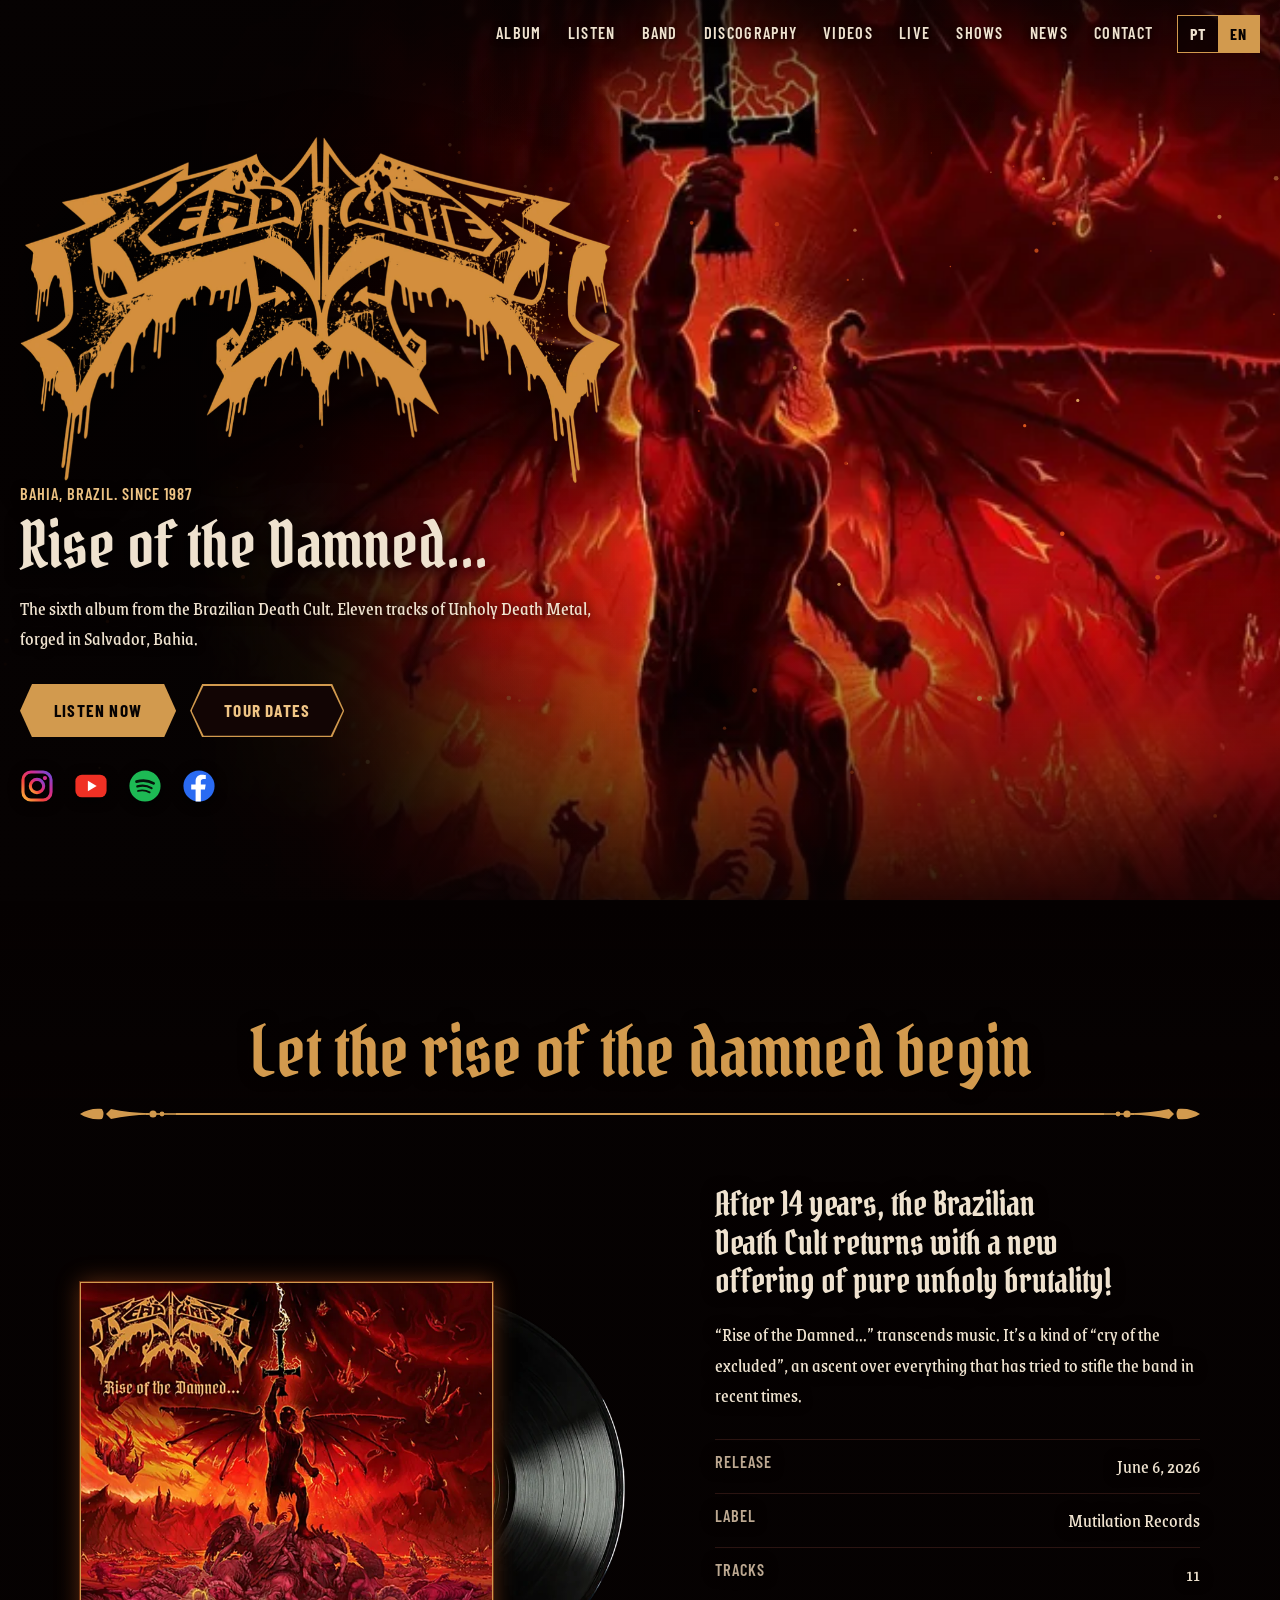
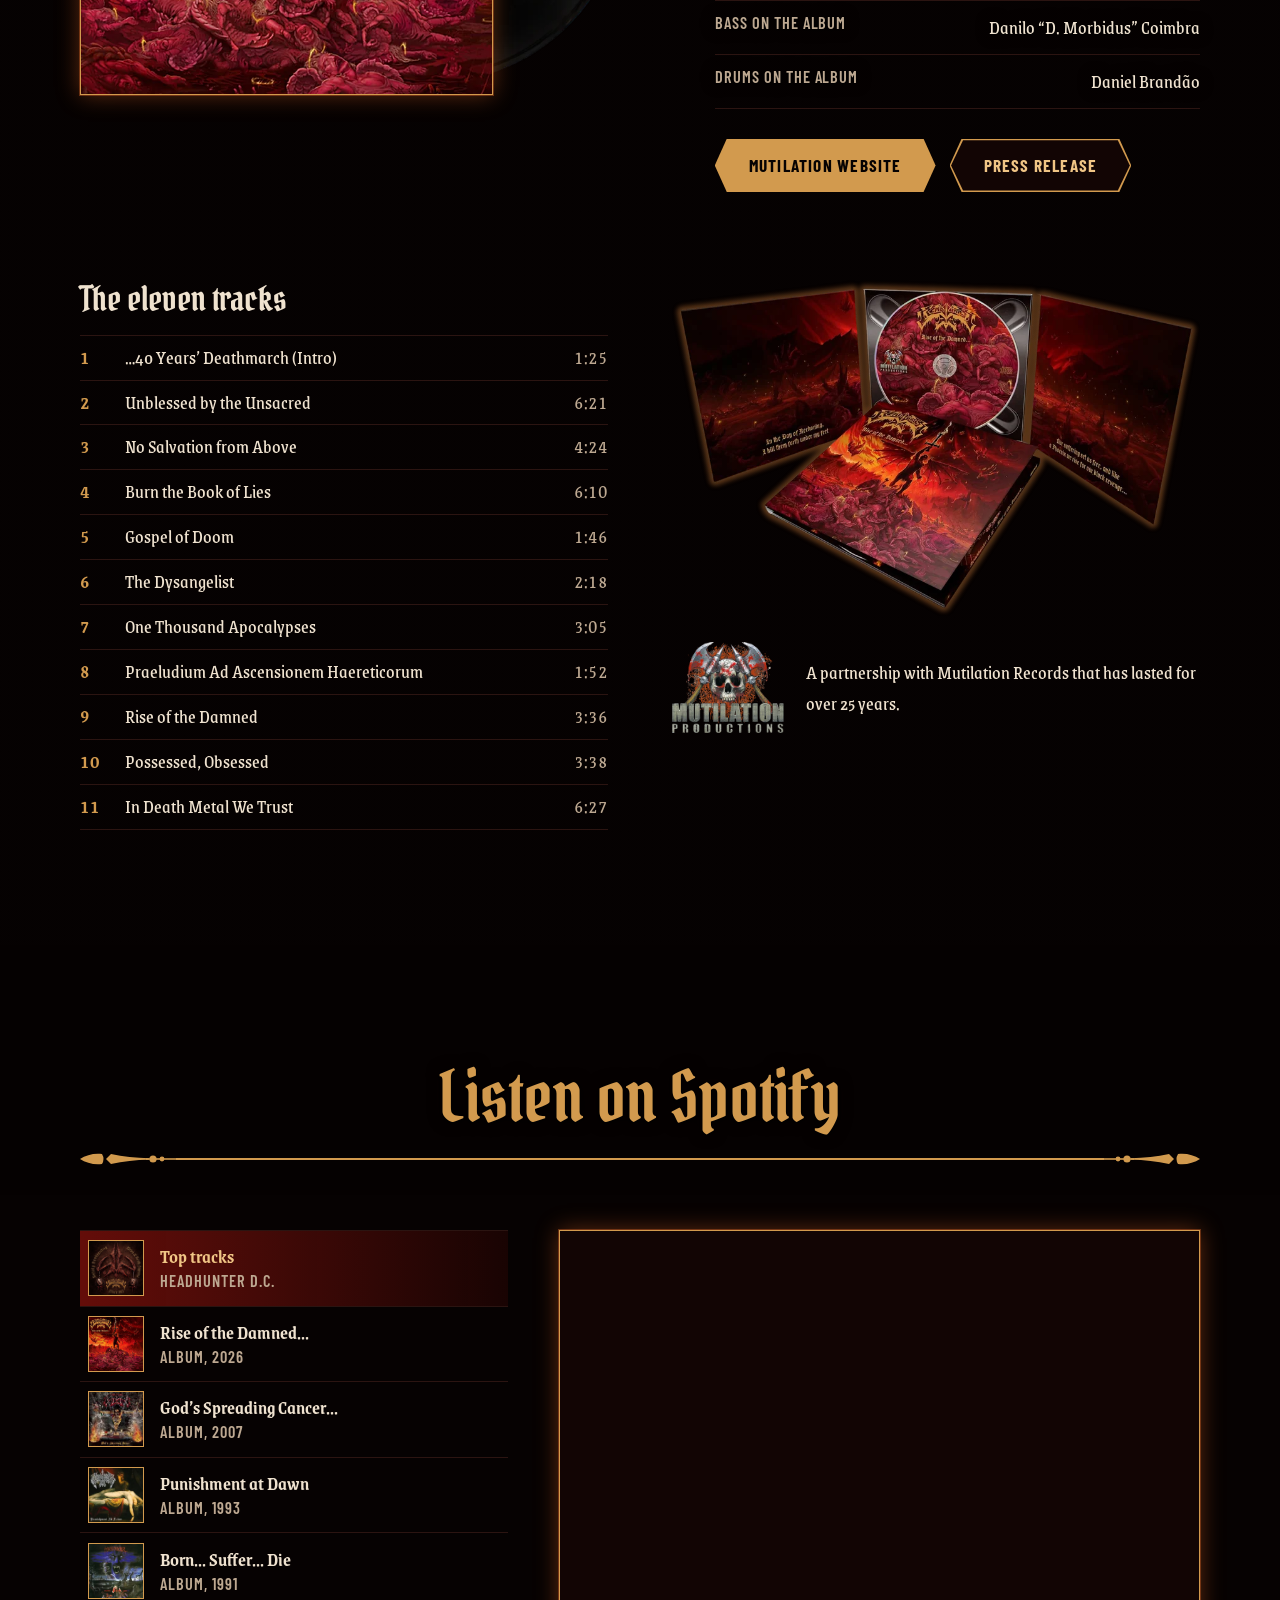
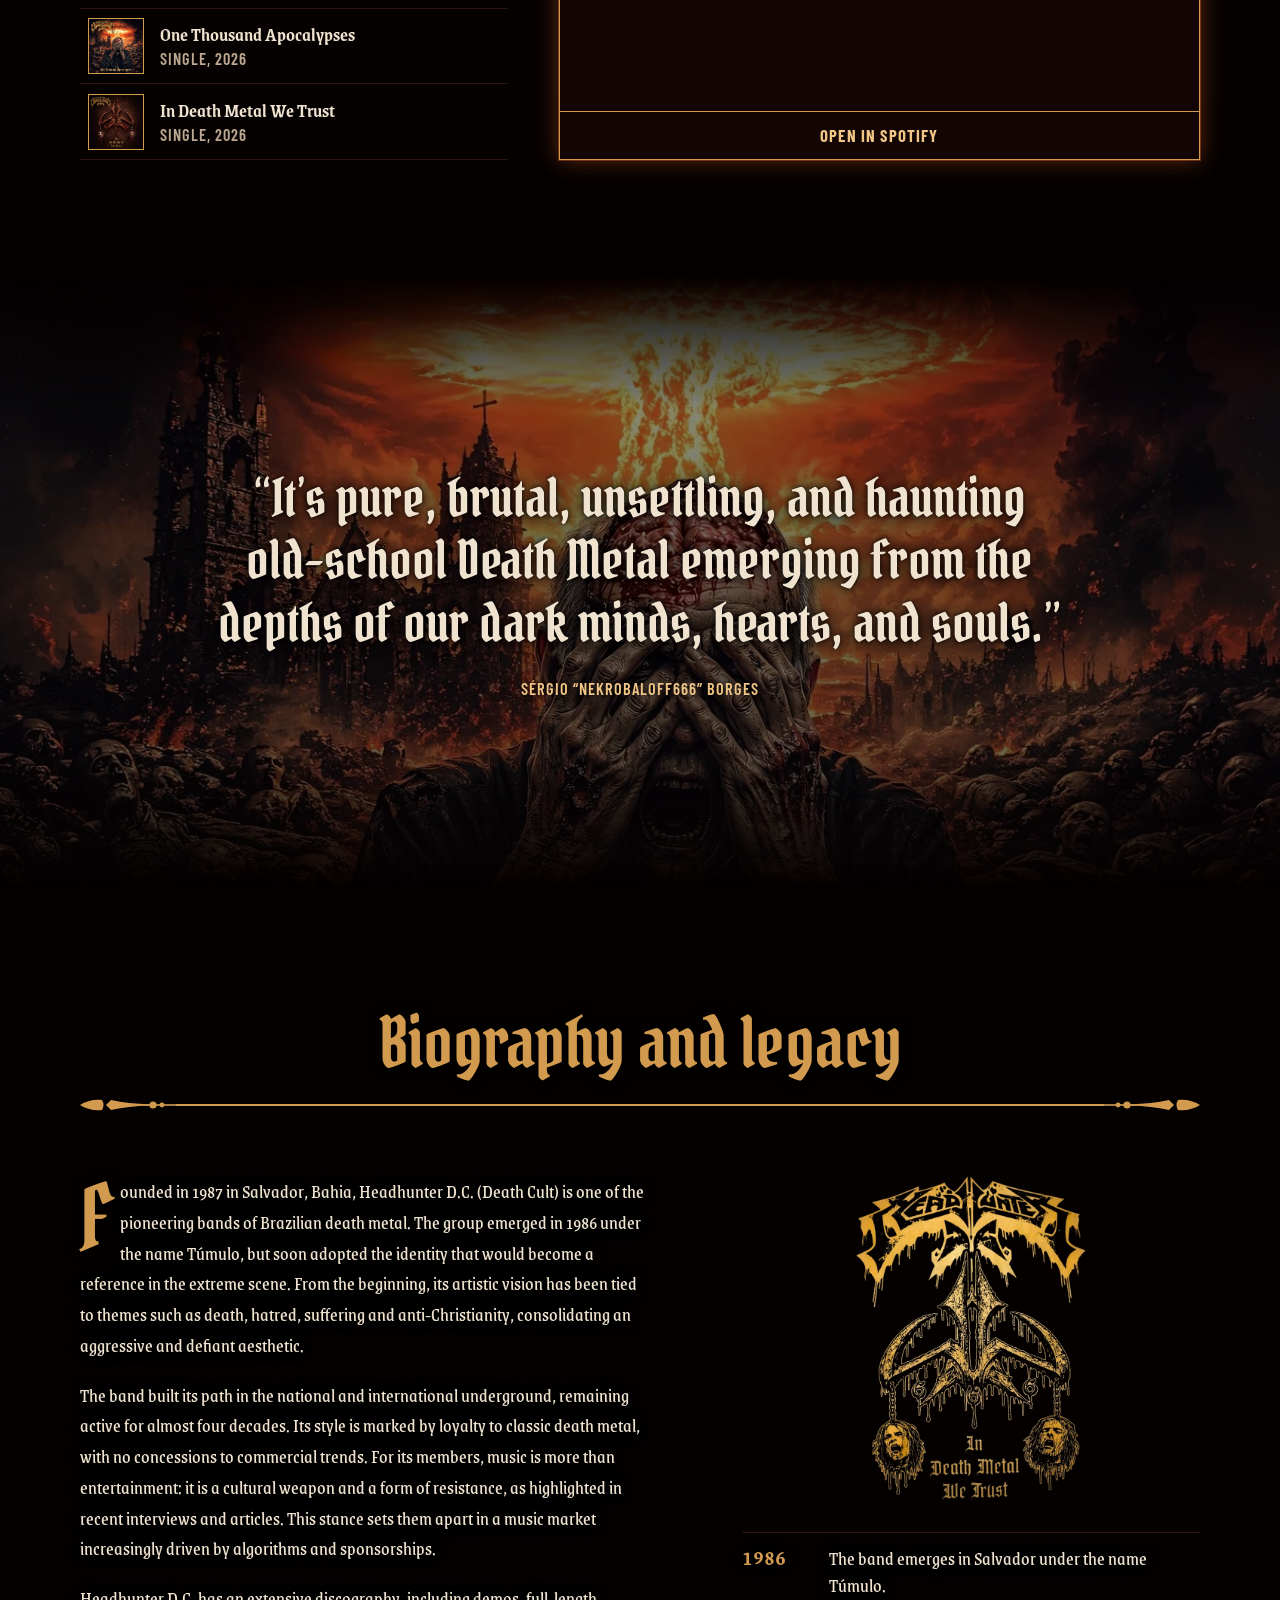
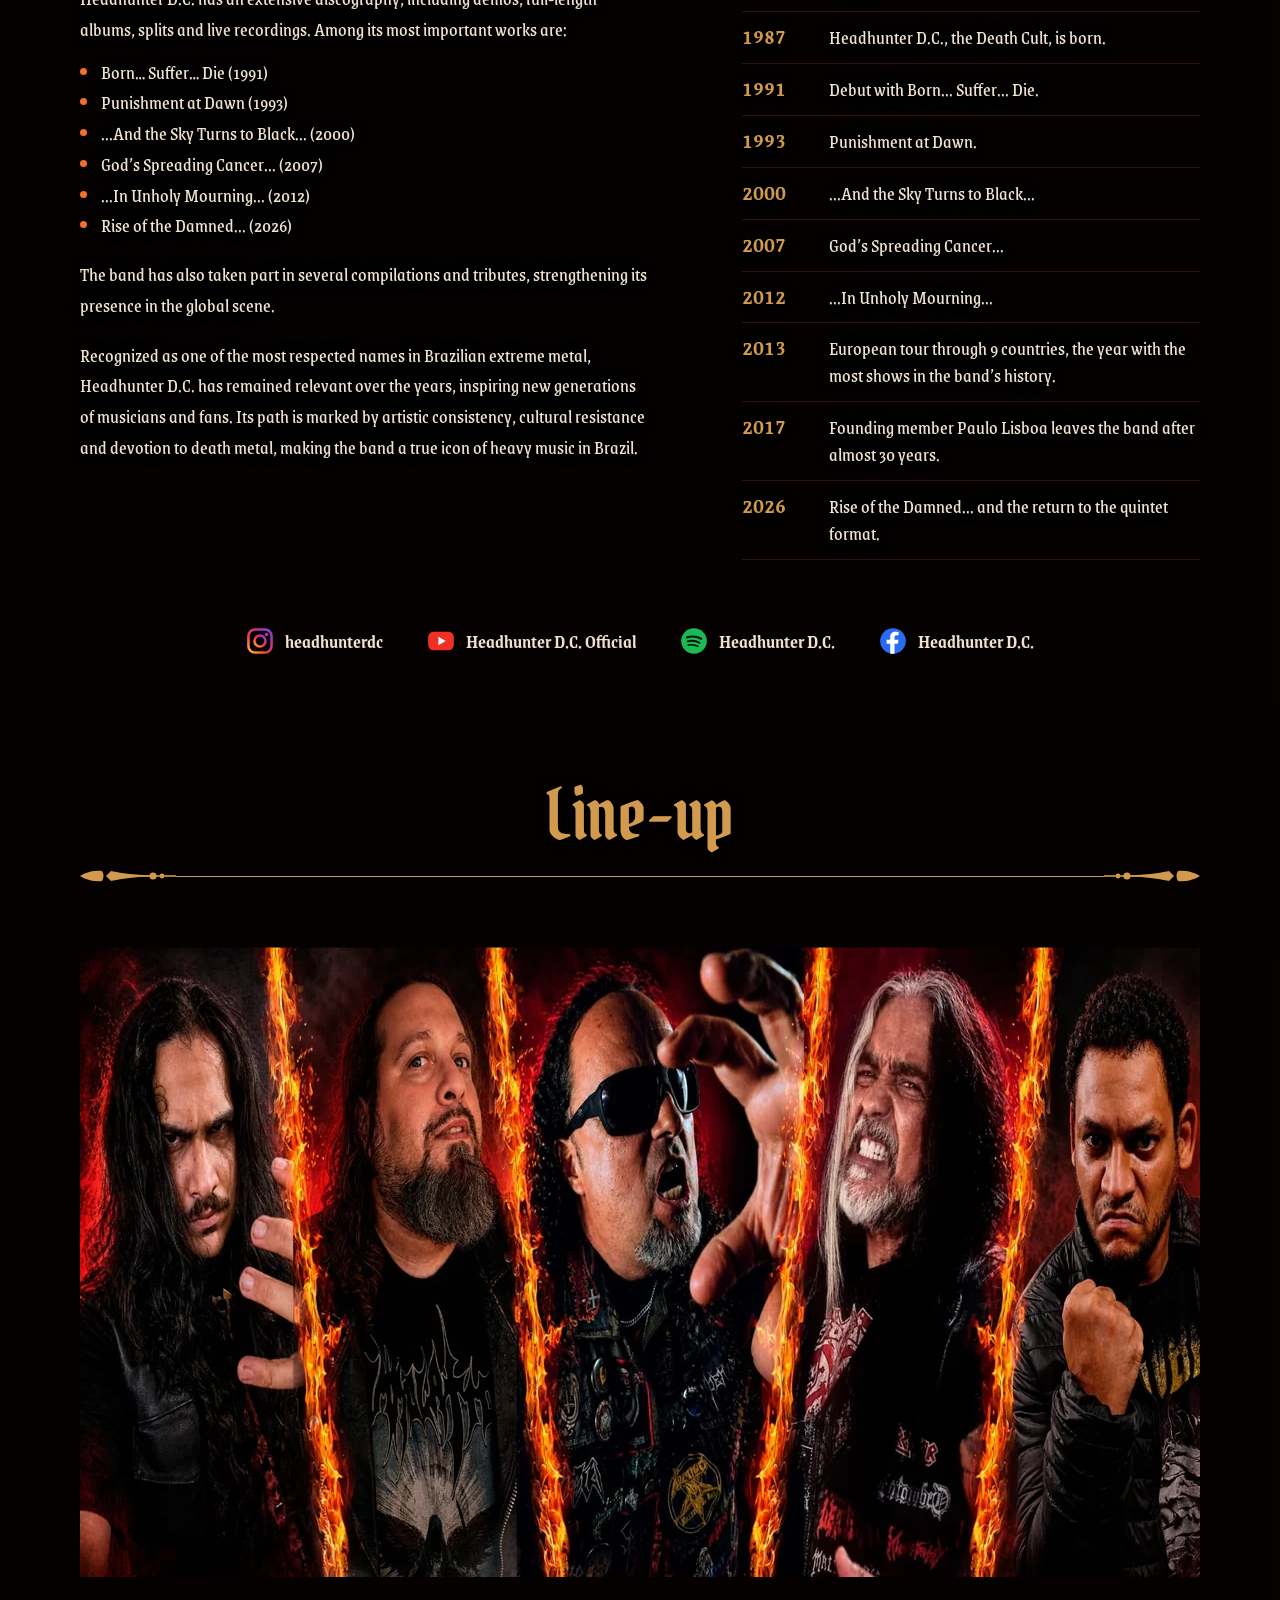
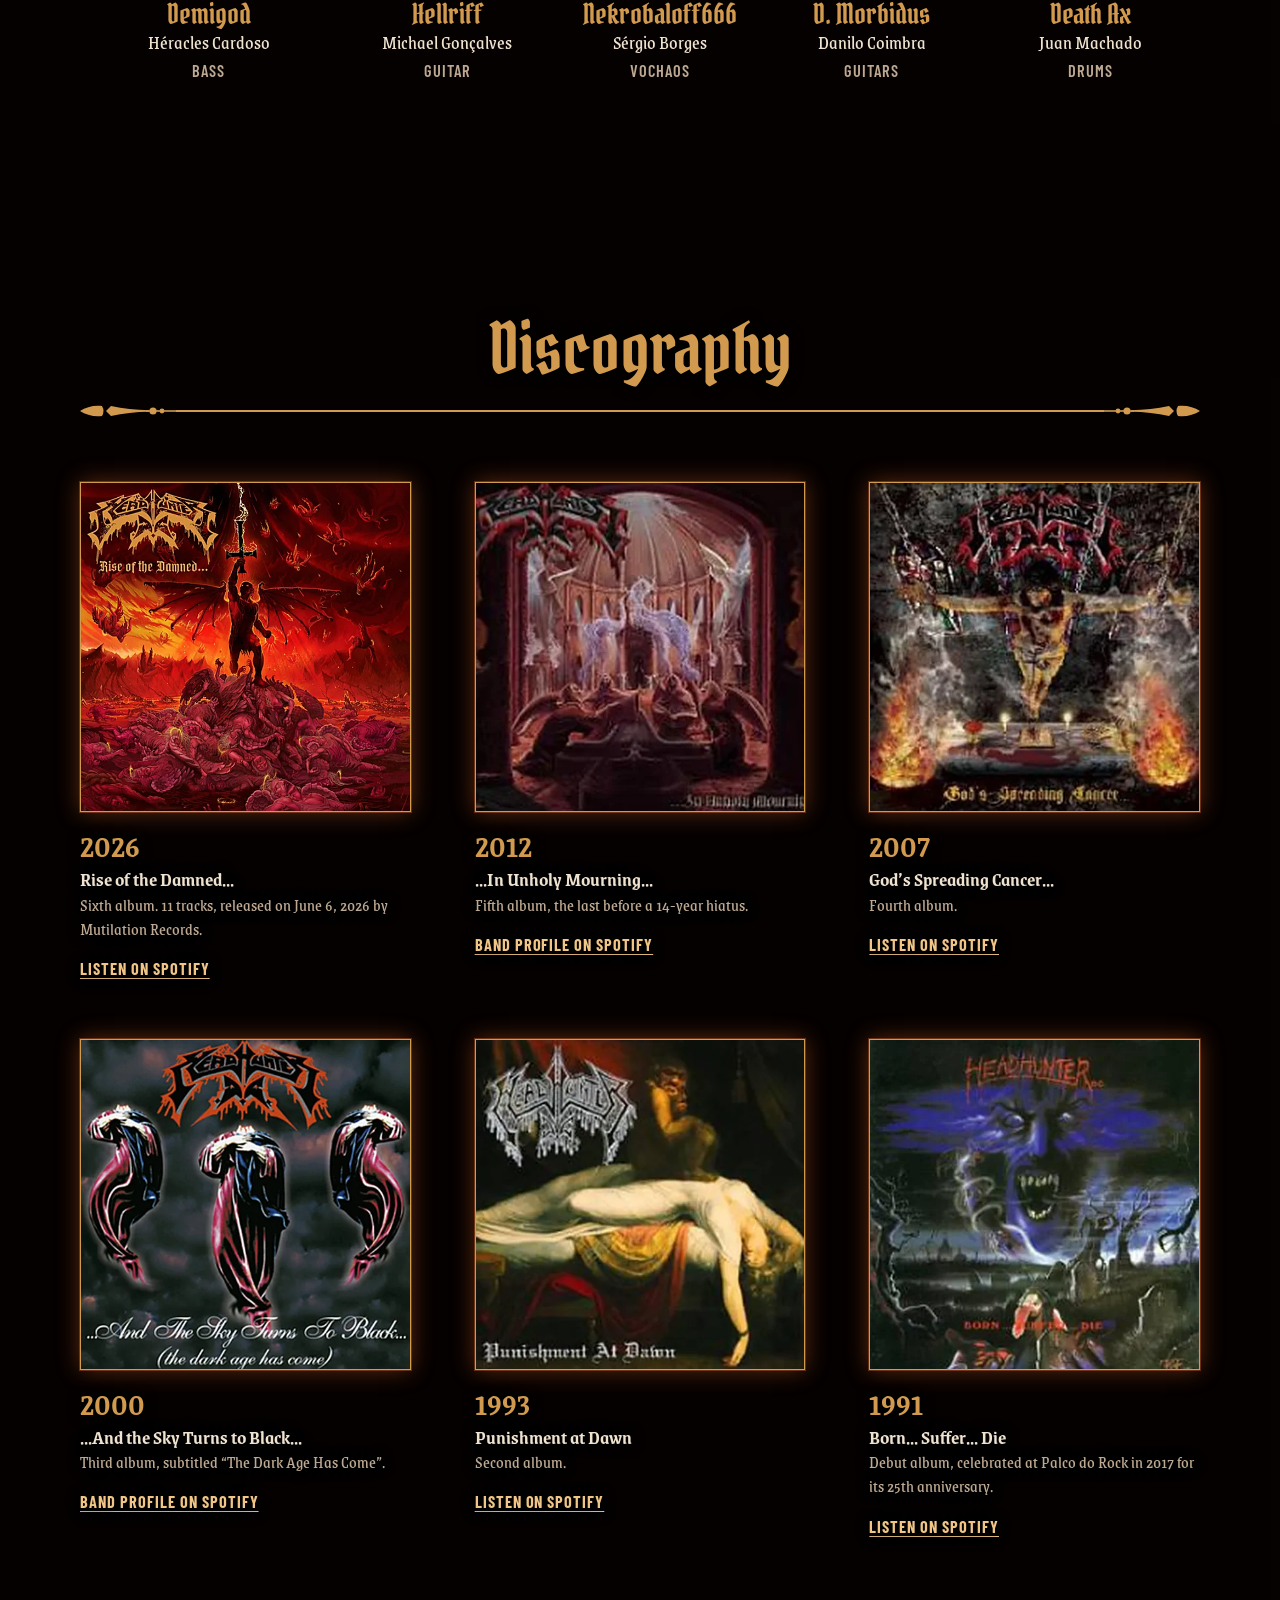
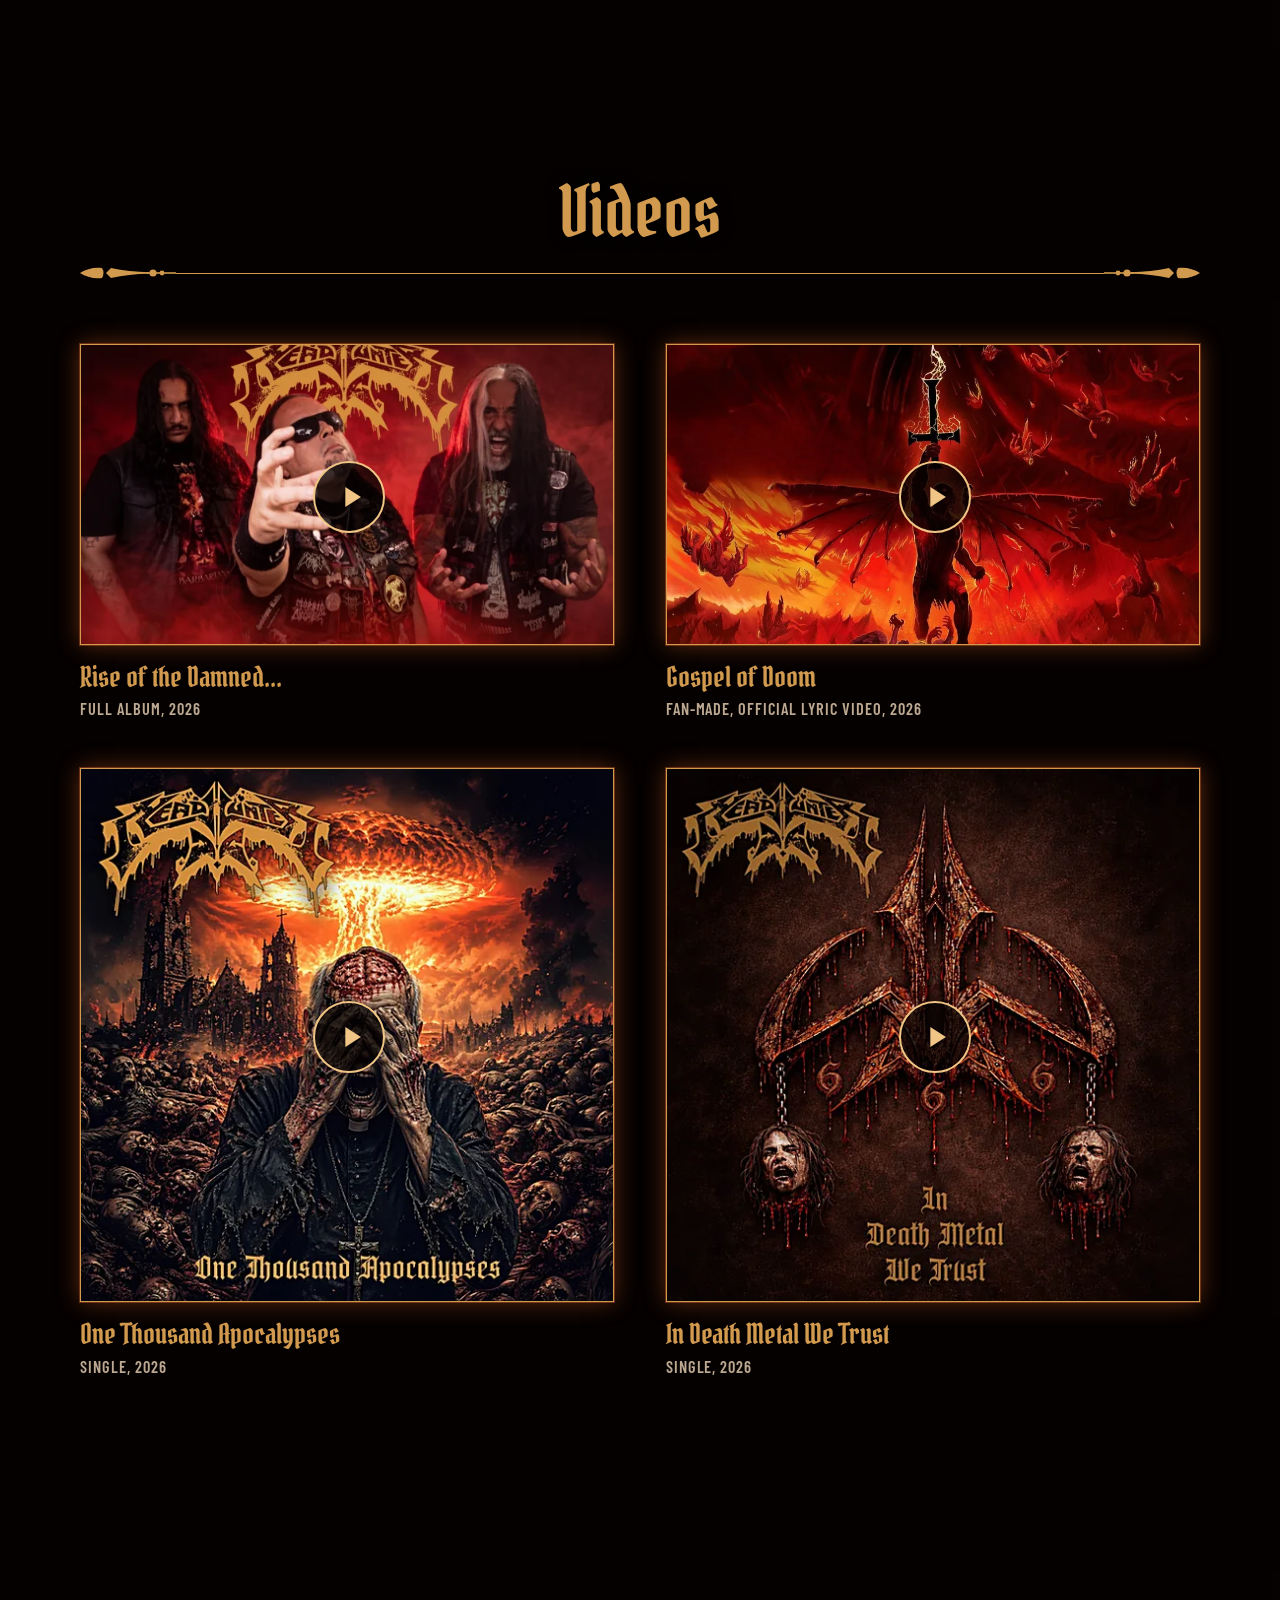
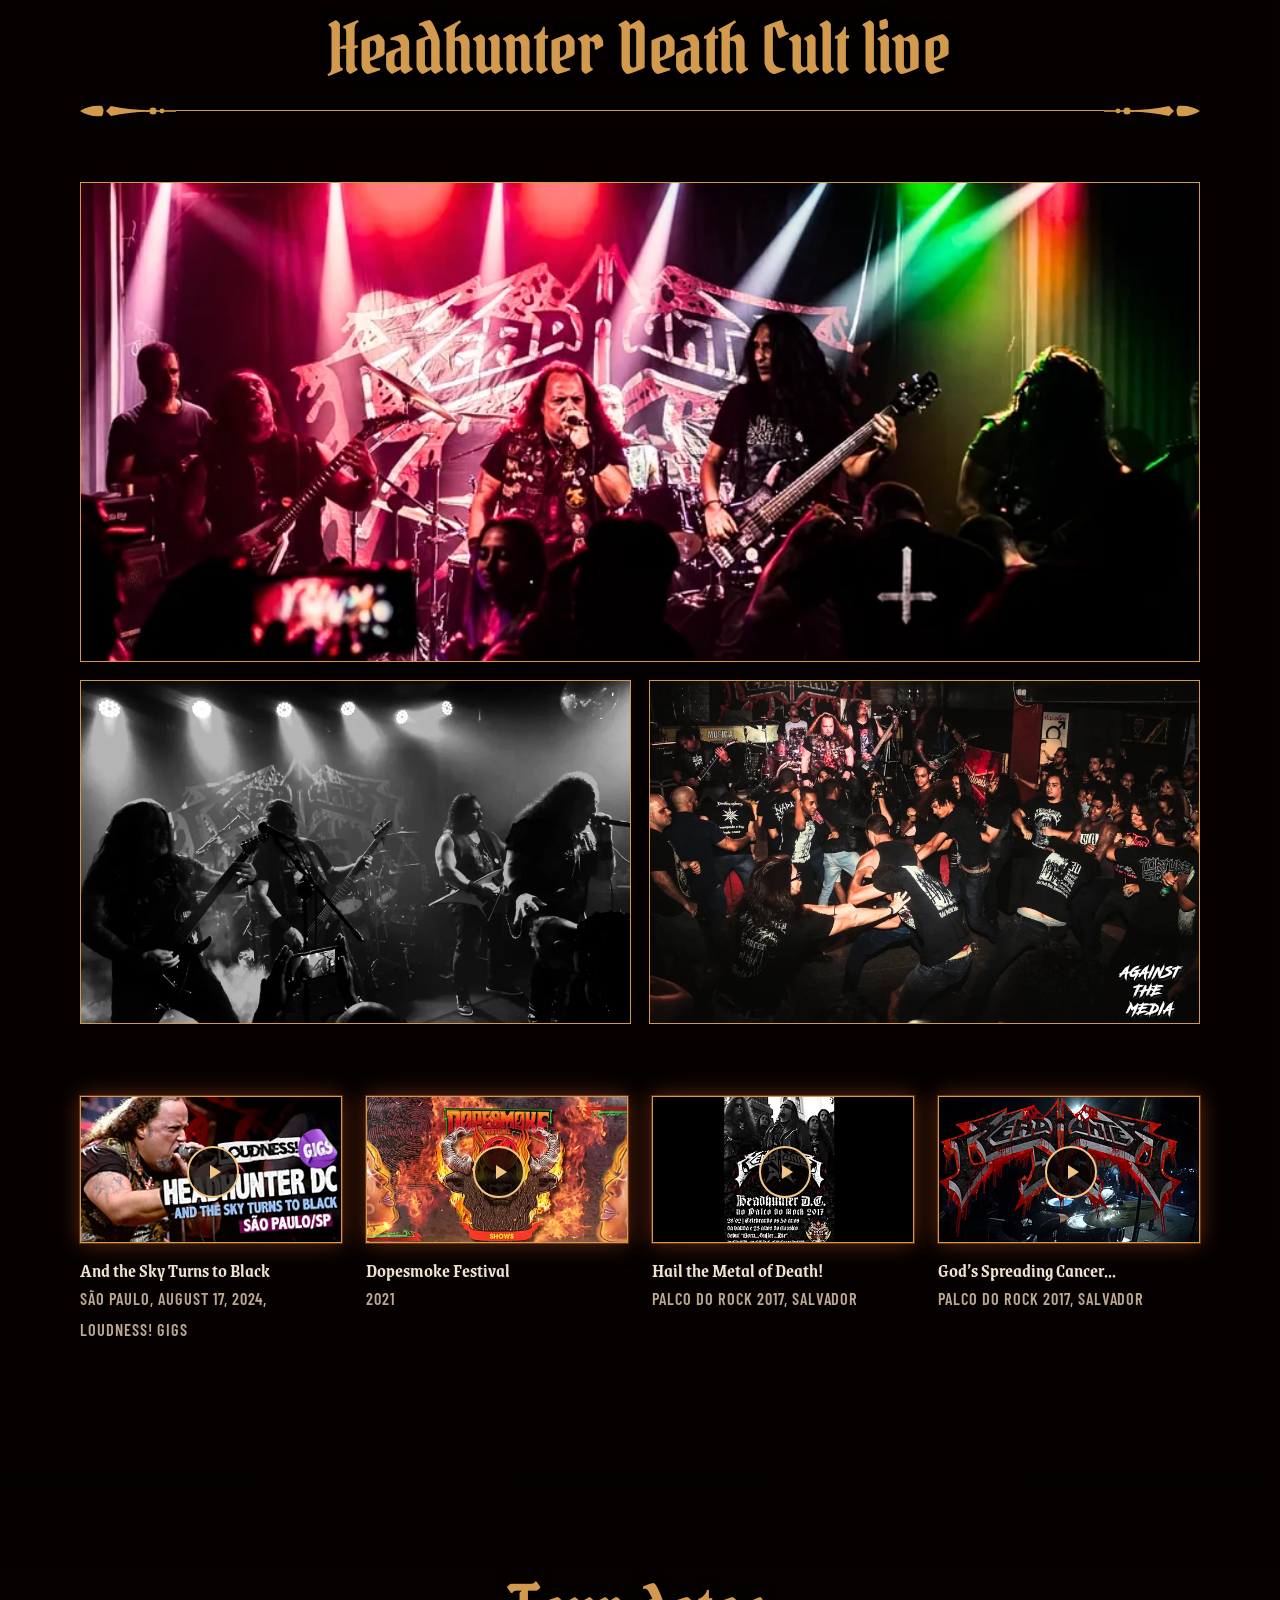
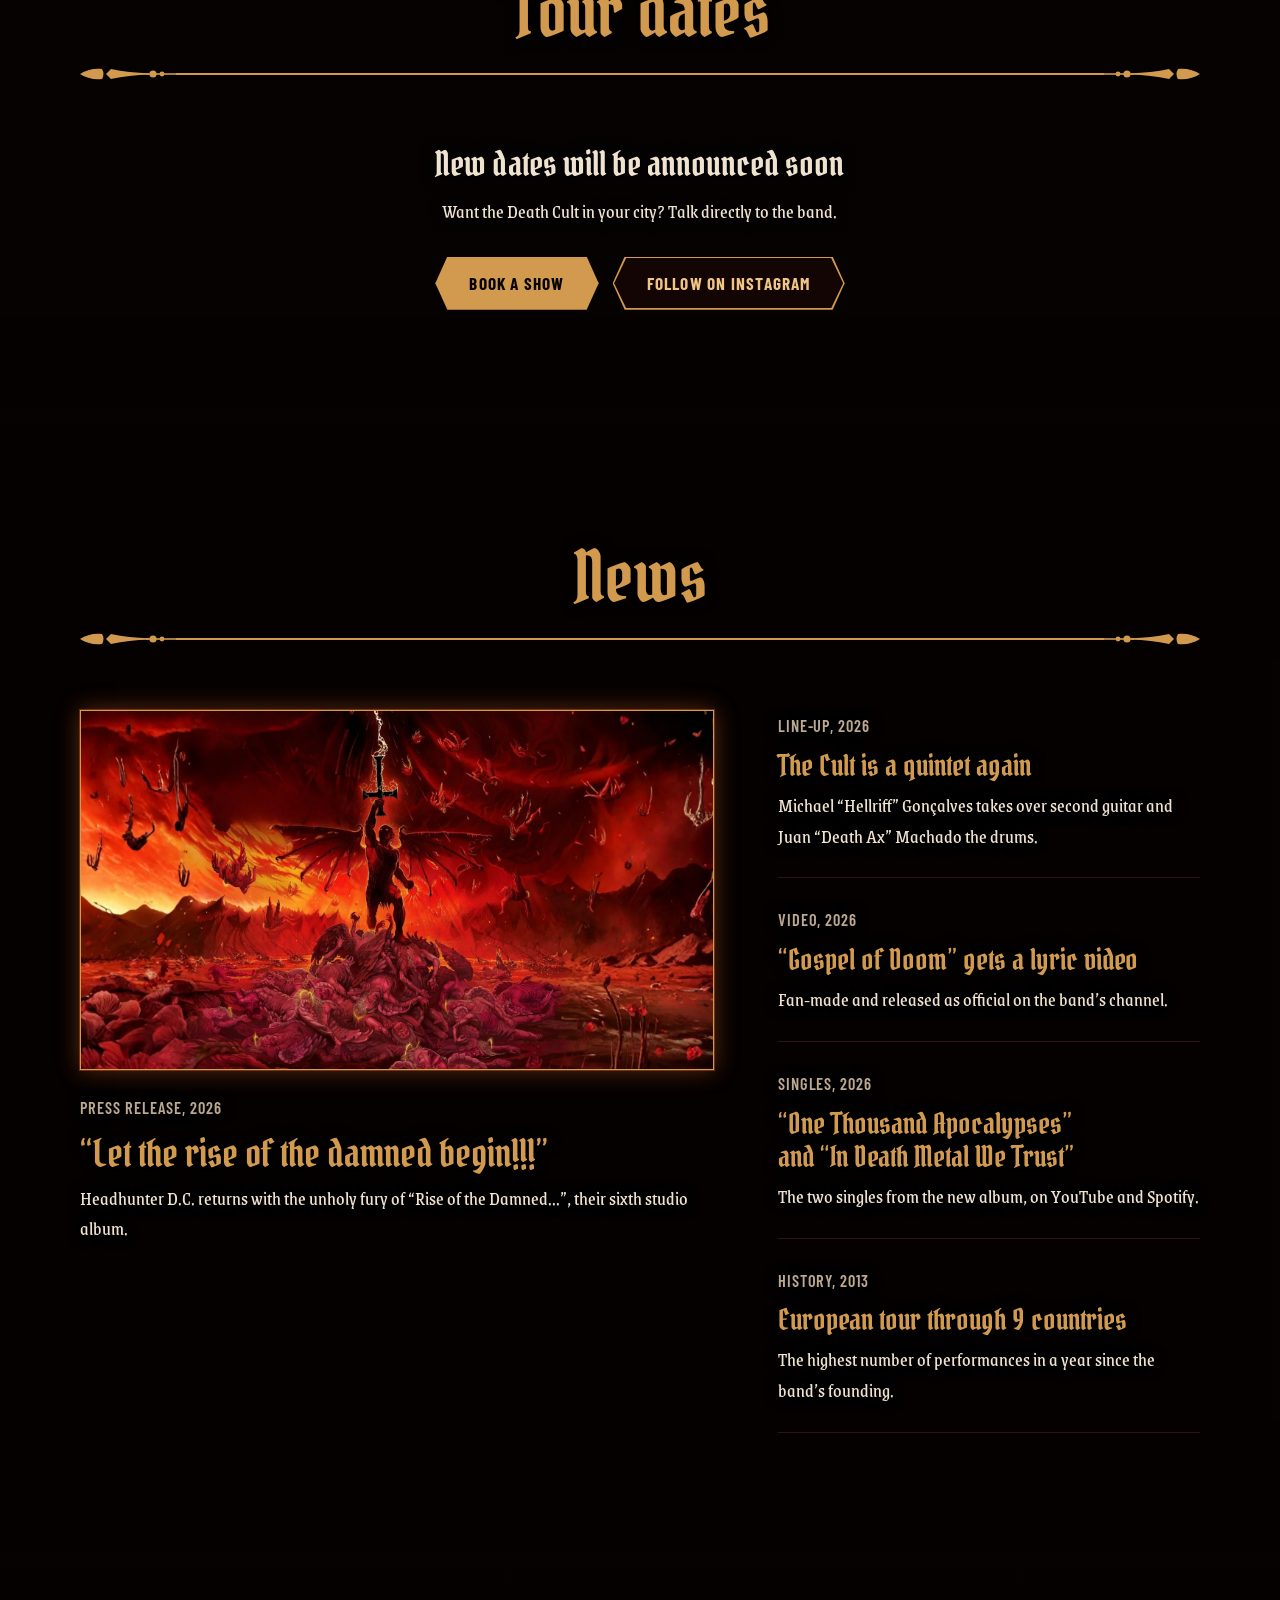
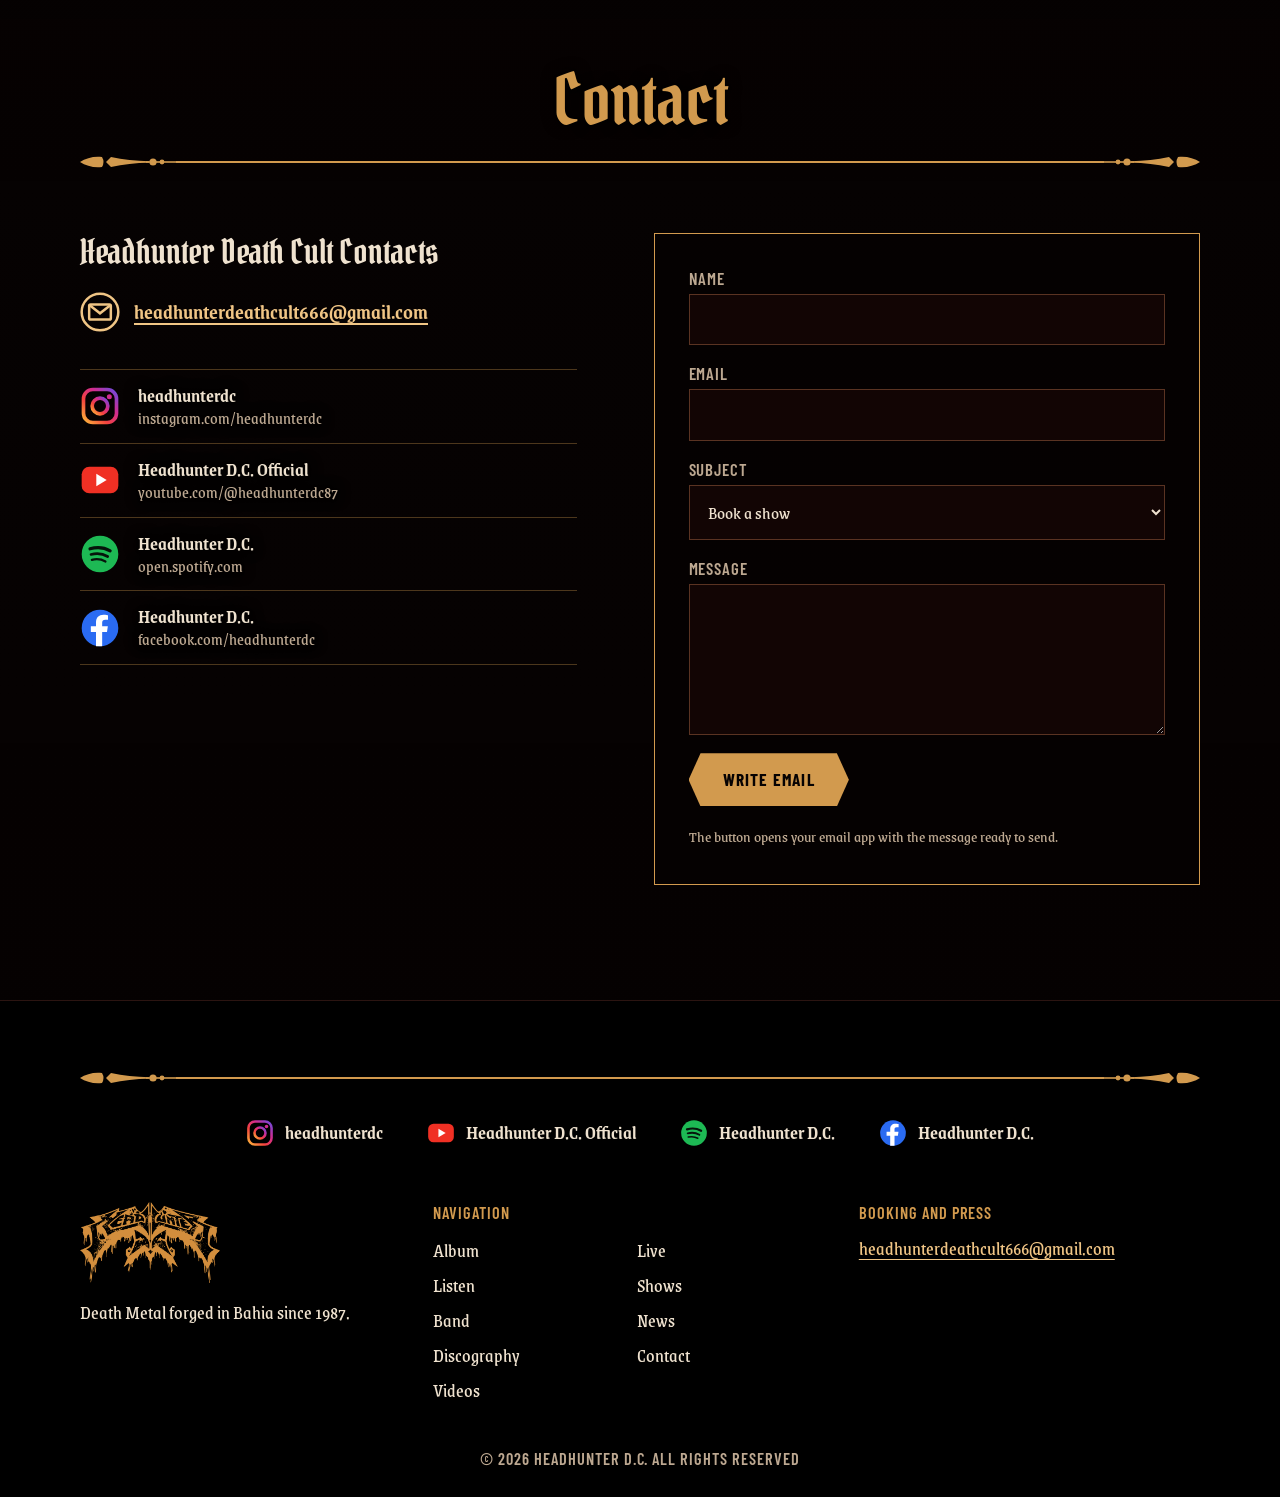
<file: en/index.html>
<!doctype html>
<html lang="en">
<head>
<meta charset="utf-8">
<meta name="viewport" content="width=device-width,initial-scale=1,viewport-fit=cover">
<title>Headhunter D.C. | Death Metal from Bahia since 1987</title>
<meta name="description" content="Official site of Headhunter D.C., pioneers of Brazilian Death Metal. New album Rise of the Damned..., discography, videos, tour dates and contact.">
<meta property="og:title" content="Headhunter D.C. | Death Metal from Bahia since 1987">
<meta property="og:description" content="Official site of Headhunter D.C., pioneers of Brazilian Death Metal. New album Rise of the Damned..., discography, videos, tour dates and contact.">
<meta property="og:type" content="website">
<meta property="og:url" content="https://headhunterdc.pages.dev/en/">
<meta property="og:locale" content="en_US">
<meta property="og:image" content="https://headhunterdc.pages.dev/img/og.jpg">
<meta property="og:image:width" content="1200">
<meta property="og:image:height" content="630">
<link rel="canonical" href="https://headhunterdc.pages.dev/en/">
<link rel="alternate" hreflang="pt-BR" href="https://headhunterdc.pages.dev/">
<link rel="alternate" hreflang="en" href="https://headhunterdc.pages.dev/en/">
<link rel="alternate" hreflang="x-default" href="https://headhunterdc.pages.dev/">
<meta name="twitter:card" content="summary_large_image">
<meta name="theme-color" content="#060202">
<link rel="icon" href="../img/favicon.png">
<link rel="preconnect" href="https://fonts.googleapis.com"><link rel="preconnect" href="https://fonts.gstatic.com" crossorigin><link rel="stylesheet" href="https://fonts.googleapis.com/css2?family=Barlow+Condensed:wght@600;700&family=Grenze:ital,wght@0,400;0,600;1,400&family=Pirata+One&display=swap">
<link rel="stylesheet" href="../css/site.css">
</head>
<body>
<div class="fundo-fixo" aria-hidden="true">
  <picture><source media="(max-width:820px)" srcset="../img/hero-mobile.webp"><img src="../img/hero.webp" width="1716" height="972" alt="" fetchpriority="high"></picture>
  <canvas></canvas>
</div>
<a class="pular" href="#conteudo">Skip to content</a>
<header class="topo"><div class="wrap">
  <a class="marca" href="#inicio"><img src="../img/logo.webp" width="1000" height="578" alt="Headhunter D.C., home"></a>
  <div class="idioma" role="group" aria-label="Idioma / Language"><a href="../index.html" hreflang="pt-BR" lang="pt-BR" title="Português">PT</a><a href="index.html" hreflang="en" lang="en" title="English" aria-current="true">EN</a></div>
  <button class="abre" type="button" aria-expanded="false" aria-controls="menu">Menu</button>
  <nav class="menu" id="menu" aria-label="Main"><a href="#album">Album</a><a href="#ouca">Listen</a><a href="#banda">Band</a><a href="#discografia">Discography</a><a href="#videos">Videos</a><a href="#ao-vivo">Live</a><a href="#shows">Shows</a><a href="#noticias">News</a><a href="#contato">Contact</a></nav>
</div></header>
<main id="conteudo">

<section class="abertura" id="inicio">
  <div class="wrap"><div class="bloco">
    <h1>Headhunter D.C.</h1>
    <img class="logo" src="../img/logo.webp" width="1000" height="578" alt="Headhunter D.C.">
    <p class="rot origem">Bahia, Brazil. Since 1987</p>
    <p class="disco">Rise of the Damned...</p>
    <p class="linha">The sixth album from the Brazilian Death Cult. Eleven tracks of Unholy Death Metal, forged in Salvador, Bahia.</p>
    <div class="acoes"><a class="bt cheio" href="#ouca">Listen now</a><a class="bt" href="#shows">Tour dates</a></div>
    <ul class="faixa-redes so-icone" aria-label="Social media"><li><a href="https://www.instagram.com/headhunterdc/" target="_blank" rel="noopener" aria-label="Instagram: headhunterdc"><svg class="ic" viewBox="0 0 24 24" aria-hidden="true"><defs><linearGradient id="ig" x1="0" y1="1" x2="1" y2="0"><stop stop-color="#fdb93a"/><stop offset=".35" stop-color="#f4423e"/><stop offset=".65" stop-color="#d12c90"/><stop offset="1" stop-color="#6a4be0"/></linearGradient></defs><g fill="none" stroke="url(#ig)" stroke-width="2.2"><rect x="2.1" y="2.1" width="19.8" height="19.8" rx="5.6"/><circle cx="12" cy="12" r="4.7"/></g><circle cx="17.6" cy="6.4" r="1.5" fill="#d12c90"/></svg><span>headhunterdc</span></a></li><li><a href="https://www.youtube.com/@headhunterdc87" target="_blank" rel="noopener" aria-label="YouTube: Headhunter D.C. Official"><svg class="ic" viewBox="0 0 24 24" aria-hidden="true"><rect x="1" y="4" width="22" height="16" rx="4.6" fill="#f03024"/><path d="M9.8 8.3v7.4l6.2-3.7z" fill="#fff"/></svg><span>Headhunter D.C. Official</span></a></li><li><a href="https://open.spotify.com/intl-pt/artist/3PLUqL7h2FK5hGjAY2MmDG" target="_blank" rel="noopener" aria-label="Spotify: Headhunter D.C."><svg class="ic" viewBox="0 0 24 24" aria-hidden="true"><circle cx="12" cy="12" r="11" fill="#1db954"/><g fill="none" stroke="#06140b" stroke-linecap="round"><path d="M6 8.9c4-1.2 8.600-.8 12.100 1.200" stroke-width="1.9"/><path d="M6.600 12.300c3.400-.9 7.100-.5 10 1.200" stroke-width="1.600"/><path d="M7.100 15.500c2.800-.7 5.700-.4 8.200 1" stroke-width="1.300"/></g></svg><span>Headhunter D.C.</span></a></li><li><a href="https://www.facebook.com/HeadhunterDc" target="_blank" rel="noopener" aria-label="Facebook: Headhunter D.C."><svg class="ic" viewBox="0 0 24 24" aria-hidden="true"><circle cx="12" cy="12" r="11" fill="#2a6bf2"/><path d="M13.300 23v-8.600h2.900l.5-3.400h-3.400V8.900c0-1 .5-1.800 1.900-1.800h1.600V4.300s-1.400-.3-2.700-.3c-2.800 0-4.500 1.700-4.500 4.600V11H6.500v3.400h3.100V23z" fill="#fff"/></svg><span>Headhunter D.C.</span></a></li></ul>
  </div></div>
</section>

<section class="secao" id="album"><div class="wrap">
  <div class="tit"><h2>Let the rise of the damned begin</h2><div class="regua" aria-hidden="true"><i></i></div></div>
  <div class="album">
    <figure class="capa"><img class="vinil" src="../img/vinil.webp" width="640" height="640" alt="" loading="lazy"><img class="brilho" src="../img/capa-2026.webp" width="600" height="600" alt="Cover of Rise of the Damned..."></figure>
    <div class="txt">
      <p class="sub">After 14 years, the Brazilian Death Cult returns with a new offering of pure unholy brutality!</p>
      <p>“Rise of the Damned...” transcends music. It’s a kind of “cry of the excluded”, an ascent over everything that has tried to stifle the band in recent times.</p>
      <dl class="ficha"><div><dt class="rot">Release</dt><dd>June 6, 2026</dd></div><div><dt class="rot">Label</dt><dd>Mutilation Records</dd></div><div><dt class="rot">Tracks</dt><dd>11</dd></div><div><dt class="rot">Bass on the album</dt><dd>Danilo “D. Morbidus” Coimbra</dd></div><div><dt class="rot">Drums on the album</dt><dd>Daniel Brandão</dd></div></dl>
      <div class="acoes"><a class="bt cheio" href="https://mutilationrecords.com/" target="_blank" rel="noopener">Mutilation website</a><a class="bt" href="rise-of-the-damned.html">Press release</a></div>
    </div>
  </div>
  <div class="lojas">
    <div><h3 class="sub">The eleven tracks</h3><ol class="faixas"><li><a href="https://open.spotify.com/track/7ukJM6PKif6zSfpRXWZoiK" target="_blank" rel="noopener" data-sp="track/7ukJM6PKif6zSfpRXWZoiK"><span>…40 Years’ Deathmarch (Intro)</span><time>1:25</time></a></li><li><a href="https://open.spotify.com/track/24I51vLyGjAH6gNa1rpUFp" target="_blank" rel="noopener" data-sp="track/24I51vLyGjAH6gNa1rpUFp"><span>Unblessed by the Unsacred</span><time>6:21</time></a></li><li><a href="https://open.spotify.com/track/1h0FXoVvnxpUdT22g7vd3S" target="_blank" rel="noopener" data-sp="track/1h0FXoVvnxpUdT22g7vd3S"><span>No Salvation from Above</span><time>4:24</time></a></li><li><a href="https://open.spotify.com/track/1CIhN4CiOy5e4GRgk4K2dT" target="_blank" rel="noopener" data-sp="track/1CIhN4CiOy5e4GRgk4K2dT"><span>Burn the Book of Lies</span><time>6:10</time></a></li><li><a href="https://open.spotify.com/track/0r0RJAzSrdcvS4PC9lQnbn" target="_blank" rel="noopener" data-sp="track/0r0RJAzSrdcvS4PC9lQnbn"><span>Gospel of Doom</span><time>1:46</time></a></li><li><a href="https://open.spotify.com/track/1d9APrbuLjfyyF7V1oUxSm" target="_blank" rel="noopener" data-sp="track/1d9APrbuLjfyyF7V1oUxSm"><span>The Dysangelist</span><time>2:18</time></a></li><li><a href="https://open.spotify.com/track/6Zi600Z4hI1W7Iu0hH6Aqp" target="_blank" rel="noopener" data-sp="track/6Zi600Z4hI1W7Iu0hH6Aqp"><span>One Thousand Apocalypses</span><time>3:05</time></a></li><li><a href="https://open.spotify.com/track/5uwRnB7ndMljJjk5Hj7rMX" target="_blank" rel="noopener" data-sp="track/5uwRnB7ndMljJjk5Hj7rMX"><span>Praeludium Ad Ascensionem Haereticorum</span><time>1:52</time></a></li><li><a href="https://open.spotify.com/track/0WbO2ToA1mrESu02QbNGDR" target="_blank" rel="noopener" data-sp="track/0WbO2ToA1mrESu02QbNGDR"><span>Rise of the Damned</span><time>3:36</time></a></li><li><a href="https://open.spotify.com/track/3Guzqjzd9F34Yu8BQiHeRM" target="_blank" rel="noopener" data-sp="track/3Guzqjzd9F34Yu8BQiHeRM"><span>Possessed, Obsessed</span><time>3:38</time></a></li><li><a href="https://open.spotify.com/track/3Ovj2TjqM0cu2y1FWTIQSU" target="_blank" rel="noopener" data-sp="track/3Ovj2TjqM0cu2y1FWTIQSU"><span>In Death Metal We Trust</span><time>6:27</time></a></li></ol></div>
    <div><img src="../img/digipack.webp" width="843" height="537" alt="Open digipak of Rise of the Damned... showing the CD" loading="lazy"><div class="selo"><img src="../img/mutilation.webp" width="284" height="230" alt="Mutilation Productions" loading="lazy"><p>A partnership with Mutilation Records that has lasted for over 25 years.</p></div></div>
  </div>
</div></section>

<section class="secao" id="ouca"><div class="wrap">
  <div class="tit"><h2>Listen on Spotify</h2><div class="regua" aria-hidden="true"><i></i></div></div>
  <div class="ouvir">
    <ul class="estante" aria-label="Choose what to play"><li><a href="https://open.spotify.com/artist/3PLUqL7h2FK5hGjAY2MmDG" target="_blank" rel="noopener" data-sp="artist/3PLUqL7h2FK5hGjAY2MmDG" aria-current="true"><img src="../img/emblema.webp" width="64" height="64" alt="" loading="lazy"><span><strong>Top tracks</strong><span class="rot">Headhunter D.C.</span></span></a></li><li><a href="https://open.spotify.com/album/1tGHUwU4goZCYThCLrBTUV" target="_blank" rel="noopener" data-sp="album/1tGHUwU4goZCYThCLrBTUV"><img src="../img/capa-2026.webp" width="64" height="64" alt="" loading="lazy"><span><strong>Rise of the Damned...</strong><span class="rot">Album, 2026</span></span></a></li><li><a href="https://open.spotify.com/album/6NtQvgyiuuSpIHKWnOQaOC" target="_blank" rel="noopener" data-sp="album/6NtQvgyiuuSpIHKWnOQaOC"><img src="../img/capa-2007.webp" width="64" height="64" alt="" loading="lazy"><span><strong>God’s Spreading Cancer...</strong><span class="rot">Album, 2007</span></span></a></li><li><a href="https://open.spotify.com/album/12F206RrzC5WADSlWQ7Zah" target="_blank" rel="noopener" data-sp="album/12F206RrzC5WADSlWQ7Zah"><img src="../img/capa-1993.webp" width="64" height="64" alt="" loading="lazy"><span><strong>Punishment at Dawn</strong><span class="rot">Album, 1993</span></span></a></li><li><a href="https://open.spotify.com/album/6xqrmRmJ5lWgbbcafz1CpY" target="_blank" rel="noopener" data-sp="album/6xqrmRmJ5lWgbbcafz1CpY"><img src="../img/capa-1991.webp" width="64" height="64" alt="" loading="lazy"><span><strong>Born... Suffer... Die</strong><span class="rot">Album, 1991</span></span></a></li><li><a href="https://open.spotify.com/album/3u1tnFL4HLIJk2YzHIxdGm" target="_blank" rel="noopener" data-sp="album/3u1tnFL4HLIJk2YzHIxdGm"><img src="../img/single-apocalypses.webp" width="64" height="64" alt="" loading="lazy"><span><strong>One Thousand Apocalypses</strong><span class="rot">Single, 2026</span></span></a></li><li><a href="https://open.spotify.com/album/6wY0HoCdUjt8kdXY4IIXcR" target="_blank" rel="noopener" data-sp="album/6wY0HoCdUjt8kdXY4IIXcR"><img src="../img/single-death-metal.webp" width="64" height="64" alt="" loading="lazy"><span><strong>In Death Metal We Trust</strong><span class="rot">Single, 2026</span></span></a></li></ul>
    <div class="player brilho"><iframe id="spotify" src="https://open.spotify.com/embed/artist/3PLUqL7h2FK5hGjAY2MmDG" title="Headhunter D.C. on Spotify" loading="lazy" allow="autoplay; clipboard-write; encrypted-media; fullscreen; picture-in-picture" referrerpolicy="no-referrer-when-downgrade"></iframe><a id="abrir-spotify" href="https://open.spotify.com/intl-pt/artist/3PLUqL7h2FK5hGjAY2MmDG" target="_blank" rel="noopener">Open in Spotify</a></div>
  </div>
</div></section>

<section class="secao brado"><div class="fundo"></div><div class="wrap">
  <blockquote>“It’s pure, brutal, unsettling, and haunting old-school Death Metal emerging from the depths of our dark minds, hearts, and souls.”<cite class="rot">Sérgio “Nekrobaloff666” Borges</cite></blockquote>
</div></section>

<section class="secao" id="banda"><div class="wrap">
  <div class="tit"><h2>Biography and legacy</h2><div class="regua" aria-hidden="true"><i></i></div></div>
  <div class="bio">
    <div class="prosa">
      <p>Founded in 1987 in Salvador, Bahia, Headhunter D.C. (Death Cult) is one of the pioneering bands of Brazilian death metal. The group emerged in 1986 under the name Túmulo, but soon adopted the identity that would become a reference in the extreme scene. From the beginning, its artistic vision has been tied to themes such as death, hatred, suffering and anti-Christianity, consolidating an aggressive and defiant aesthetic.</p>
      <p>The band built its path in the national and international underground, remaining active for almost four decades. Its style is marked by loyalty to classic death metal, with no concessions to commercial trends. For its members, music is more than entertainment: it is a cultural weapon and a form of resistance, as highlighted in recent interviews and articles. This stance sets them apart in a music market increasingly driven by algorithms and sponsorships.</p>
      <p>Headhunter D.C. has an extensive discography, including demos, full-length albums, splits and live recordings. Among its most important works are:</p>
      <ul class="obras"><li>Born… Suffer… Die (1991)</li><li>Punishment at Dawn (1993)</li><li>...And the Sky Turns to Black... (2000)</li><li>God’s Spreading Cancer... (2007)</li><li>...In Unholy Mourning... (2012)</li><li>Rise of the Damned... (2026)</li></ul>
      <p>The band has also taken part in several compilations and tributes, strengthening its presence in the global scene.</p>
      <p>Recognized as one of the most respected names in Brazilian extreme metal, Headhunter D.C. has remained relevant over the years, inspiring new generations of musicians and fans. Its path is marked by artistic consistency, cultural resistance and devotion to death metal, making the band a true icon of heavy music in Brazil.</p>
    </div>
    <div><img class="emblema-bio" src="../img/in-death-metal.webp" width="460" height="660" alt="Band emblem: In Death Metal We Trust" loading="lazy"><ol class="anos"><li><b>1986</b><span>The band emerges in Salvador under the name Túmulo.</span></li><li><b>1987</b><span>Headhunter D.C., the Death Cult, is born.</span></li><li><b>1991</b><span>Debut with Born... Suffer... Die.</span></li><li><b>1993</b><span>Punishment at Dawn.</span></li><li><b>2000</b><span>...And the Sky Turns to Black...</span></li><li><b>2007</b><span>God’s Spreading Cancer...</span></li><li><b>2012</b><span>...In Unholy Mourning...</span></li><li><b>2013</b><span>European tour through 9 countries, the year with the most shows in the band’s history.</span></li><li><b>2017</b><span>Founding member Paulo Lisboa leaves the band after almost 30 years.</span></li><li><b>2026</b><span>Rise of the Damned... and the return to the quintet format.</span></li></ol></div>
  </div>
  <ul class="faixa-redes " aria-label="Social media"><li><a href="https://www.instagram.com/headhunterdc/" target="_blank" rel="noopener" aria-label="Instagram: headhunterdc"><svg class="ic" viewBox="0 0 24 24" aria-hidden="true"><defs><linearGradient id="ig" x1="0" y1="1" x2="1" y2="0"><stop stop-color="#fdb93a"/><stop offset=".35" stop-color="#f4423e"/><stop offset=".65" stop-color="#d12c90"/><stop offset="1" stop-color="#6a4be0"/></linearGradient></defs><g fill="none" stroke="url(#ig)" stroke-width="2.2"><rect x="2.1" y="2.1" width="19.8" height="19.8" rx="5.6"/><circle cx="12" cy="12" r="4.7"/></g><circle cx="17.6" cy="6.4" r="1.5" fill="#d12c90"/></svg><span>headhunterdc</span></a></li><li><a href="https://www.youtube.com/@headhunterdc87" target="_blank" rel="noopener" aria-label="YouTube: Headhunter D.C. Official"><svg class="ic" viewBox="0 0 24 24" aria-hidden="true"><rect x="1" y="4" width="22" height="16" rx="4.6" fill="#f03024"/><path d="M9.8 8.3v7.4l6.2-3.7z" fill="#fff"/></svg><span>Headhunter D.C. Official</span></a></li><li><a href="https://open.spotify.com/intl-pt/artist/3PLUqL7h2FK5hGjAY2MmDG" target="_blank" rel="noopener" aria-label="Spotify: Headhunter D.C."><svg class="ic" viewBox="0 0 24 24" aria-hidden="true"><circle cx="12" cy="12" r="11" fill="#1db954"/><g fill="none" stroke="#06140b" stroke-linecap="round"><path d="M6 8.9c4-1.2 8.600-.8 12.100 1.200" stroke-width="1.9"/><path d="M6.600 12.300c3.400-.9 7.100-.5 10 1.200" stroke-width="1.600"/><path d="M7.100 15.500c2.800-.7 5.700-.4 8.200 1" stroke-width="1.300"/></g></svg><span>Headhunter D.C.</span></a></li><li><a href="https://www.facebook.com/HeadhunterDc" target="_blank" rel="noopener" aria-label="Facebook: Headhunter D.C."><svg class="ic" viewBox="0 0 24 24" aria-hidden="true"><circle cx="12" cy="12" r="11" fill="#2a6bf2"/><path d="M13.300 23v-8.600h2.900l.5-3.400h-3.400V8.900c0-1 .5-1.800 1.900-1.800h1.600V4.300s-1.400-.3-2.700-.3c-2.800 0-4.500 1.700-4.500 4.600V11H6.500v3.400h3.100V23z" fill="#fff"/></svg><span>Headhunter D.C.</span></a></li></ul>
</div></section>

<section class="secao formacao" id="formacao"><div class="wrap">
  <div class="tit"><h2>Line-up</h2><div class="regua" aria-hidden="true"><i></i></div></div>
  <ul class="palco"><li class=""><div class="foto" style="--corte:polygon(0 0,17.7% 0,23% 100%,0 100%);--z:571%;--x:2.4%;--a:3/5" role="img" aria-label="Héracles Cardoso"></div><h3>Demigod</h3><span class="nome">Héracles Cardoso</span><span class="rot">Bass</span></li><li class=""><div class="foto" style="--corte:polygon(17.7% 0,37% 0,42.6% 100%,23% 100%);--z:625%;--x:26.8%;--a:3/5" role="img" aria-label="Michael Gonçalves"></div><h3>Hellriff</h3><span class="nome">Michael Gonçalves</span><span class="rot">Guitar</span></li><li class="frente"><div class="foto" style="--corte:polygon(37% 0,66.2% 0,61% 100%,42.6% 100%);--z:400%;--x:53.3%;--a:1/1" role="img" aria-label="Sérgio Borges"></div><h3>Nekrobaloff666</h3><span class="nome">Sérgio Borges</span><span class="rot">Vochaos</span></li><li class=""><div class="foto" style="--corte:polygon(66.2% 0,86.2% 0,80.4% 100%,61% 100%);--z:625%;--x:78%;--a:3/5" role="img" aria-label="Danilo Coimbra"></div><h3>D. Morbidus</h3><span class="nome">Danilo Coimbra</span><span class="rot">Guitars</span></li><li class=""><div class="foto" style="--corte:polygon(86.2% 0,100% 0,100% 100%,80.4% 100%);--z:690%;--x:99.8%;--y:13%;--a:3/5" role="img" aria-label="Juan Machado"></div><h3>Death Ax</h3><span class="nome">Juan Machado</span><span class="rot">Drums</span></li></ul>
</div></section>

<section class="secao discografia" id="discografia"><div class="wrap">
  <div class="tit"><h2>Discography</h2><div class="regua" aria-hidden="true"><i></i></div></div>
  <ul class="discos"><li><img class="brilho" src="../img/capa-2026.webp" width="500" height="500" alt="Cover of Rise of the Damned..." loading="lazy"><span class="ano">2026</span><h3>Rise of the Damned...</h3><p>Sixth album. 11 tracks, released on June 6, 2026 by Mutilation Records.</p><a class="sp" href="https://open.spotify.com/album/1tGHUwU4goZCYThCLrBTUV" target="_blank" rel="noopener" data-sp="album/1tGHUwU4goZCYThCLrBTUV">Listen on Spotify</a></li><li><img class="brilho" src="../img/capa-2012.webp" width="500" height="500" alt="Cover of ...In Unholy Mourning..." loading="lazy"><span class="ano">2012</span><h3>...In Unholy Mourning...</h3><p>Fifth album, the last before a 14-year hiatus.</p><a class="sp" href="https://open.spotify.com/intl-pt/artist/3PLUqL7h2FK5hGjAY2MmDG" target="_blank" rel="noopener">Band profile on Spotify</a></li><li><img class="brilho" src="../img/capa-2007.webp" width="500" height="500" alt="Cover of God’s Spreading Cancer..." loading="lazy"><span class="ano">2007</span><h3>God’s Spreading Cancer...</h3><p>Fourth album.</p><a class="sp" href="https://open.spotify.com/album/6NtQvgyiuuSpIHKWnOQaOC" target="_blank" rel="noopener" data-sp="album/6NtQvgyiuuSpIHKWnOQaOC">Listen on Spotify</a></li><li><img class="brilho" src="../img/capa-2000.webp" width="500" height="500" alt="Cover of ...And the Sky Turns to Black..." loading="lazy"><span class="ano">2000</span><h3>...And the Sky Turns to Black...</h3><p>Third album, subtitled “The Dark Age Has Come”.</p><a class="sp" href="https://open.spotify.com/intl-pt/artist/3PLUqL7h2FK5hGjAY2MmDG" target="_blank" rel="noopener">Band profile on Spotify</a></li><li><img class="brilho" src="../img/capa-1993.webp" width="500" height="500" alt="Cover of Punishment at Dawn" loading="lazy"><span class="ano">1993</span><h3>Punishment at Dawn</h3><p>Second album.</p><a class="sp" href="https://open.spotify.com/album/12F206RrzC5WADSlWQ7Zah" target="_blank" rel="noopener" data-sp="album/12F206RrzC5WADSlWQ7Zah">Listen on Spotify</a></li><li><img class="brilho" src="../img/capa-1991.webp" width="500" height="500" alt="Cover of Born... Suffer... Die" loading="lazy"><span class="ano">1991</span><h3>Born... Suffer... Die</h3><p>Debut album, celebrated at Palco do Rock in 2017 for its 25th anniversary.</p><a class="sp" href="https://open.spotify.com/album/6xqrmRmJ5lWgbbcafz1CpY" target="_blank" rel="noopener" data-sp="album/6xqrmRmJ5lWgbbcafz1CpY">Listen on Spotify</a></li></ul>
</div></section>

<section class="secao" id="videos"><div class="wrap">
  <div class="tit"><h2>Videos</h2><div class="regua" aria-hidden="true"><i></i></div></div>
  <div class="videos">
    <a class="v " href="https://www.youtube.com/watch?v=D9gFB1ZpITw" target="_blank" rel="noopener" data-yt="D9gFB1ZpITw" data-titulo="Rise of the Damned..."><span class="tela brilho " style="display:block"><img src="../img/video-full-album.webp" width="669" height="408" alt="" loading="lazy"></span><strong>Rise of the Damned...</strong><span class="rot">Full album, 2026</span></a>
    <a class="v " href="https://www.youtube.com/watch?v=_CNcixLWuv8" target="_blank" rel="noopener" data-yt="_CNcixLWuv8" data-titulo="Gospel of Doom"><span class="tela brilho " style="display:block"><img src="../img/video-gospel.webp" width="960" height="540" alt="" loading="lazy"></span><strong>Gospel of Doom</strong><span class="rot">Fan-made, official lyric video, 2026</span></a>
    <a class="v " href="https://www.youtube.com/watch?v=d69yJ3wJL2M" target="_blank" rel="noopener" data-yt="d69yJ3wJL2M" data-titulo="One Thousand Apocalypses"><span class="tela brilho quad" style="display:block"><img src="../img/single-apocalypses.webp" width="540" height="540" alt="" loading="lazy"></span><strong>One Thousand Apocalypses</strong><span class="rot">Single, 2026</span></a>
    <a class="v " href="https://www.youtube.com/watch?v=H21A-8nix5U" target="_blank" rel="noopener" data-yt="H21A-8nix5U" data-titulo="In Death Metal We Trust"><span class="tela brilho quad" style="display:block"><img src="../img/single-death-metal.webp" width="540" height="540" alt="" loading="lazy"></span><strong>In Death Metal We Trust</strong><span class="rot">Single, 2026</span></a>
  </div>
</div></section>

<section class="secao" id="ao-vivo"><div class="wrap">
  <div class="tit"><h2>Headhunter Death Cult live</h2><div class="regua" aria-hidden="true"><i></i></div></div>
  <div class="fotos">
    <button type="button"><img src="../img/palco-1.webp" width="896" height="598" alt="Headhunter D.C. on stage under red and green lights, with the logo behind them" loading="lazy"></button>
    <button type="button"><img src="../img/palco-2.webp" width="960" height="720" alt="Headhunter D.C. live, in black and white" loading="lazy"></button>
    <button type="button"><img src="../img/palco-3.webp" width="949" height="633" alt="Crowd moshing in front of the stage. Photo: Against the Media" loading="lazy"></button>
  </div>
  <div class="videos peq">
    <a class="v p" href="https://www.youtube.com/watch?v=laW_fTQQQe0" target="_blank" rel="noopener" data-yt="laW_fTQQQe0" data-titulo="And the Sky Turns to Black"><span class="tela brilho " style="display:block"><img src="../img/show-sp.webp" width="480" height="264" alt="" loading="lazy"></span><strong>And the Sky Turns to Black</strong><span class="rot">São Paulo, August 17, 2024, Loudness! Gigs</span></a>
    <a class="v p" href="https://www.youtube.com/watch?v=HYeQYPdbNBo" target="_blank" rel="noopener" data-yt="HYeQYPdbNBo" data-titulo="Dopesmoke Festival"><span class="tela brilho " style="display:block"><img src="../img/show-dopesmoke.webp" width="508" height="251" alt="" loading="lazy"></span><strong>Dopesmoke Festival</strong><span class="rot">2021</span></a>
    <a class="v p" href="https://www.youtube.com/watch?v=e8c-IkE-kQY" target="_blank" rel="noopener" data-yt="e8c-IkE-kQY" data-titulo="Hail the Metal of Death!"><span class="tela brilho " style="display:block"><img src="../img/show-palco-hail.webp" width="480" height="272" alt="" loading="lazy"></span><strong>Hail the Metal of Death!</strong><span class="rot">Palco do Rock 2017, Salvador</span></a>
    <a class="v p" href="https://www.youtube.com/watch?v=ufqAfeuGIKg" target="_blank" rel="noopener" data-yt="ufqAfeuGIKg" data-titulo="God’s Spreading Cancer..."><span class="tela brilho " style="display:block"><img src="../img/show-palco-gsc.webp" width="480" height="286" alt="" loading="lazy"></span><strong>God’s Spreading Cancer...</strong><span class="rot">Palco do Rock 2017, Salvador</span></a>
  </div>
</div></section>

<section class="secao" id="shows"><div class="wrap">
  <div class="tit"><h2>Tour dates</h2><div class="regua" aria-hidden="true"><i></i></div></div>
  <ul class="agenda" id="agenda-lista" hidden></ul>
  <div class="vazio" id="agenda-vazia"><p class="sub">New dates will be announced soon</p><p>Want the Death Cult in your city? Talk directly to the band.</p><div class="acoes"><a class="bt cheio" href="#contato">Book a show</a><a class="bt" href="https://www.instagram.com/headhunterdc/" target="_blank" rel="noopener">Follow on Instagram</a></div></div>
</div></section>

<section class="secao" id="noticias"><div class="wrap">
  <div class="tit"><h2>News</h2><div class="regua" aria-hidden="true"><i></i></div></div>
  <div class="noticias">
    <a class="capaz" href="rise-of-the-damned.html"><img class="brilho" src="../img/hero.webp" width="1716" height="972" alt="" loading="lazy"><span class="rot">Press release, 2026</span><h3>“Let the rise of the damned begin!!!”</h3><p>Headhunter D.C. returns with the unholy fury of “Rise of the Damned...”, their sixth studio album.</p></a>
    <ul class="lista">
      <li><a href="rise-of-the-damned.html#formacao-atual"><span class="rot">Line-up, 2026</span><h3>The Cult is a quintet again</h3><p>Michael “Hellriff” Gonçalves takes over second guitar and Juan “Death Ax” Machado the drums.</p></a></li>
      <li><a href="#videos"><span class="rot">Video, 2026</span><h3>“Gospel of Doom” gets a lyric video</h3><p>Fan-made and released as official on the band’s channel.</p></a></li>
      <li><a href="#videos"><span class="rot">Singles, 2026</span><h3>“One Thousand Apocalypses” and “In Death Metal We Trust”</h3><p>The two singles from the new album, on YouTube and Spotify.</p></a></li>
      <li><a href="rise-of-the-damned.html"><span class="rot">History, 2013</span><h3>European tour through 9 countries</h3><p>The highest number of performances in a year since the band’s founding.</p></a></li>
    </ul>
  </div>
</div></section>

<section class="secao contato" id="contato"><div class="wrap">
  <div class="tit"><h2>Contact</h2><div class="regua" aria-hidden="true"><i></i></div></div>
  <div class="fala">
    <div>
      <p class="sub">Headhunter Death Cult Contacts</p>
      <p class="mail"><a href="mailto:headhunterdeathcult666@gmail.com"><svg class="ic" viewBox="0 0 24 24" aria-hidden="true"><g fill="none" stroke="currentColor" stroke-width="1.500"><circle cx="12" cy="12" r="11"/><rect x="5.500" y="7.500" width="13" height="9" rx=".8"/><path d="m5.800 8 6.200 4.800L18.200 8"/></g></svg><span>headhunterdeathcult666@gmail.com</span></a></p>
      <ul class="redes"><li><a href="https://www.instagram.com/headhunterdc/" target="_blank" rel="noopener"><svg class="ic" viewBox="0 0 24 24" aria-hidden="true"><defs><linearGradient id="ig" x1="0" y1="1" x2="1" y2="0"><stop stop-color="#fdb93a"/><stop offset=".35" stop-color="#f4423e"/><stop offset=".65" stop-color="#d12c90"/><stop offset="1" stop-color="#6a4be0"/></linearGradient></defs><g fill="none" stroke="url(#ig)" stroke-width="2.2"><rect x="2.1" y="2.1" width="19.8" height="19.8" rx="5.6"/><circle cx="12" cy="12" r="4.7"/></g><circle cx="17.6" cy="6.4" r="1.5" fill="#d12c90"/></svg><span class="qual"><b>headhunterdc</b><span>instagram.com/headhunterdc</span></span></a></li><li><a href="https://www.youtube.com/@headhunterdc87" target="_blank" rel="noopener"><svg class="ic" viewBox="0 0 24 24" aria-hidden="true"><rect x="1" y="4" width="22" height="16" rx="4.6" fill="#f03024"/><path d="M9.8 8.3v7.4l6.2-3.7z" fill="#fff"/></svg><span class="qual"><b>Headhunter D.C. Official</b><span>youtube.com/@headhunterdc87</span></span></a></li><li><a href="https://open.spotify.com/intl-pt/artist/3PLUqL7h2FK5hGjAY2MmDG" target="_blank" rel="noopener"><svg class="ic" viewBox="0 0 24 24" aria-hidden="true"><circle cx="12" cy="12" r="11" fill="#1db954"/><g fill="none" stroke="#06140b" stroke-linecap="round"><path d="M6 8.9c4-1.2 8.600-.8 12.100 1.200" stroke-width="1.9"/><path d="M6.600 12.300c3.400-.9 7.100-.5 10 1.200" stroke-width="1.600"/><path d="M7.100 15.500c2.800-.7 5.700-.4 8.200 1" stroke-width="1.300"/></g></svg><span class="qual"><b>Headhunter D.C.</b><span>open.spotify.com</span></span></a></li><li><a href="https://www.facebook.com/HeadhunterDc" target="_blank" rel="noopener"><svg class="ic" viewBox="0 0 24 24" aria-hidden="true"><circle cx="12" cy="12" r="11" fill="#2a6bf2"/><path d="M13.300 23v-8.600h2.900l.5-3.400h-3.400V8.900c0-1 .5-1.800 1.900-1.800h1.600V4.300s-1.400-.3-2.700-.3c-2.800 0-4.500 1.700-4.500 4.600V11H6.500v3.400h3.100V23z" fill="#fff"/></svg><span class="qual"><b>Headhunter D.C.</b><span>facebook.com/headhunterdc</span></span></a></li></ul>
    </div>
    <form>
      <label for="f-nome">Name<input id="f-nome" name="nome" autocomplete="name" required maxlength="120"></label>
      <label for="f-email">Email<input id="f-email" name="email" type="email" autocomplete="email" required maxlength="160"></label>
      <label for="f-assunto">Subject<select id="f-assunto" name="assunto"><option>Book a show</option><option>Press</option><option>Other</option></select></label>
      <label for="f-msg">Message<textarea id="f-msg" name="mensagem" rows="5" required maxlength="1500"></textarea></label>
      <button class="bt cheio" type="submit">Write email</button>
      <small>The button opens your email app with the message ready to send.</small>
    </form>
  </div>
</div></section>
</main>
<footer class="pe"><div class="faixa-pe"><div class="regua" aria-hidden="true"><i></i></div><ul class="faixa-redes " aria-label="Social media"><li><a href="https://www.instagram.com/headhunterdc/" target="_blank" rel="noopener" aria-label="Instagram: headhunterdc"><svg class="ic" viewBox="0 0 24 24" aria-hidden="true"><defs><linearGradient id="ig" x1="0" y1="1" x2="1" y2="0"><stop stop-color="#fdb93a"/><stop offset=".35" stop-color="#f4423e"/><stop offset=".65" stop-color="#d12c90"/><stop offset="1" stop-color="#6a4be0"/></linearGradient></defs><g fill="none" stroke="url(#ig)" stroke-width="2.2"><rect x="2.1" y="2.1" width="19.8" height="19.8" rx="5.6"/><circle cx="12" cy="12" r="4.7"/></g><circle cx="17.6" cy="6.4" r="1.5" fill="#d12c90"/></svg><span>headhunterdc</span></a></li><li><a href="https://www.youtube.com/@headhunterdc87" target="_blank" rel="noopener" aria-label="YouTube: Headhunter D.C. Official"><svg class="ic" viewBox="0 0 24 24" aria-hidden="true"><rect x="1" y="4" width="22" height="16" rx="4.6" fill="#f03024"/><path d="M9.8 8.3v7.4l6.2-3.7z" fill="#fff"/></svg><span>Headhunter D.C. Official</span></a></li><li><a href="https://open.spotify.com/intl-pt/artist/3PLUqL7h2FK5hGjAY2MmDG" target="_blank" rel="noopener" aria-label="Spotify: Headhunter D.C."><svg class="ic" viewBox="0 0 24 24" aria-hidden="true"><circle cx="12" cy="12" r="11" fill="#1db954"/><g fill="none" stroke="#06140b" stroke-linecap="round"><path d="M6 8.9c4-1.2 8.600-.8 12.100 1.200" stroke-width="1.9"/><path d="M6.600 12.300c3.400-.9 7.100-.5 10 1.200" stroke-width="1.600"/><path d="M7.100 15.500c2.800-.7 5.700-.4 8.200 1" stroke-width="1.300"/></g></svg><span>Headhunter D.C.</span></a></li><li><a href="https://www.facebook.com/HeadhunterDc" target="_blank" rel="noopener" aria-label="Facebook: Headhunter D.C."><svg class="ic" viewBox="0 0 24 24" aria-hidden="true"><circle cx="12" cy="12" r="11" fill="#2a6bf2"/><path d="M13.300 23v-8.600h2.900l.5-3.400h-3.400V8.900c0-1 .5-1.800 1.900-1.800h1.600V4.300s-1.400-.3-2.700-.3c-2.800 0-4.500 1.700-4.500 4.600V11H6.500v3.400h3.100V23z" fill="#fff"/></svg><span>Headhunter D.C.</span></a></li></ul></div><div class="wrap"><div><img src="../img/logo.webp" width="1000" height="578" alt="Headhunter D.C." loading="lazy"><p>Death Metal forged in Bahia since 1987.</p></div><nav aria-label="Navigation"><span class="rot">Navigation</span><a href="#album">Album</a><a href="#ouca">Listen</a><a href="#banda">Band</a><a href="#discografia">Discography</a><a href="#videos">Videos</a><a href="#ao-vivo">Live</a><a href="#shows">Shows</a><a href="#noticias">News</a><a href="#contato">Contact</a></nav><div><span class="rot">Booking and press</span><a class="mailp" href="mailto:headhunterdeathcult666@gmail.com">headhunterdeathcult666@gmail.com</a></div></div><p class="rot fim">© 2026 Headhunter D.C. All rights reserved</p></footer>
<dialog aria-label="Enlarged view"><div class="miolo"></div><div class="barra"><span class="leg"></span><button type="button">Close</button></div></dialog>
<script src="../dados/shows.js"></script>
<script src="../js/site.js"></script>
<script src="../js/brasas.js"></script>
</body>
</html>
</file>
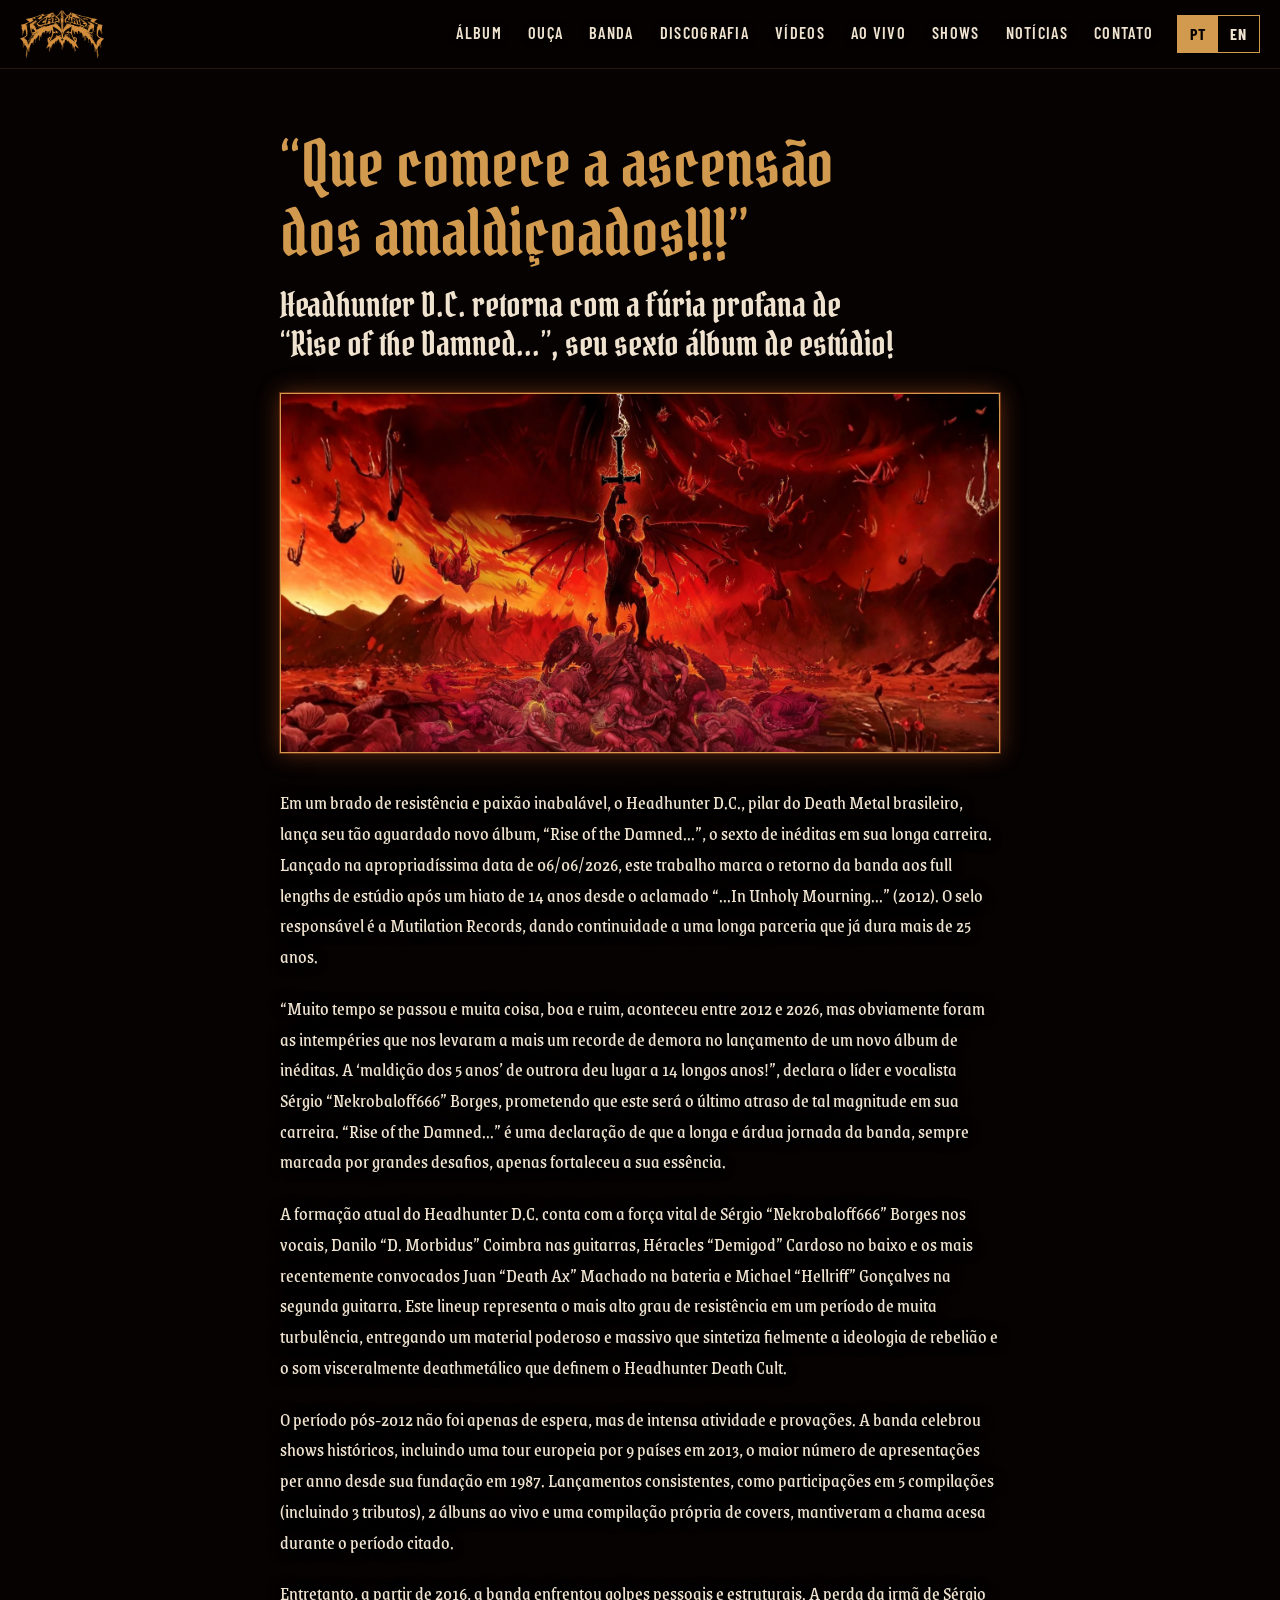
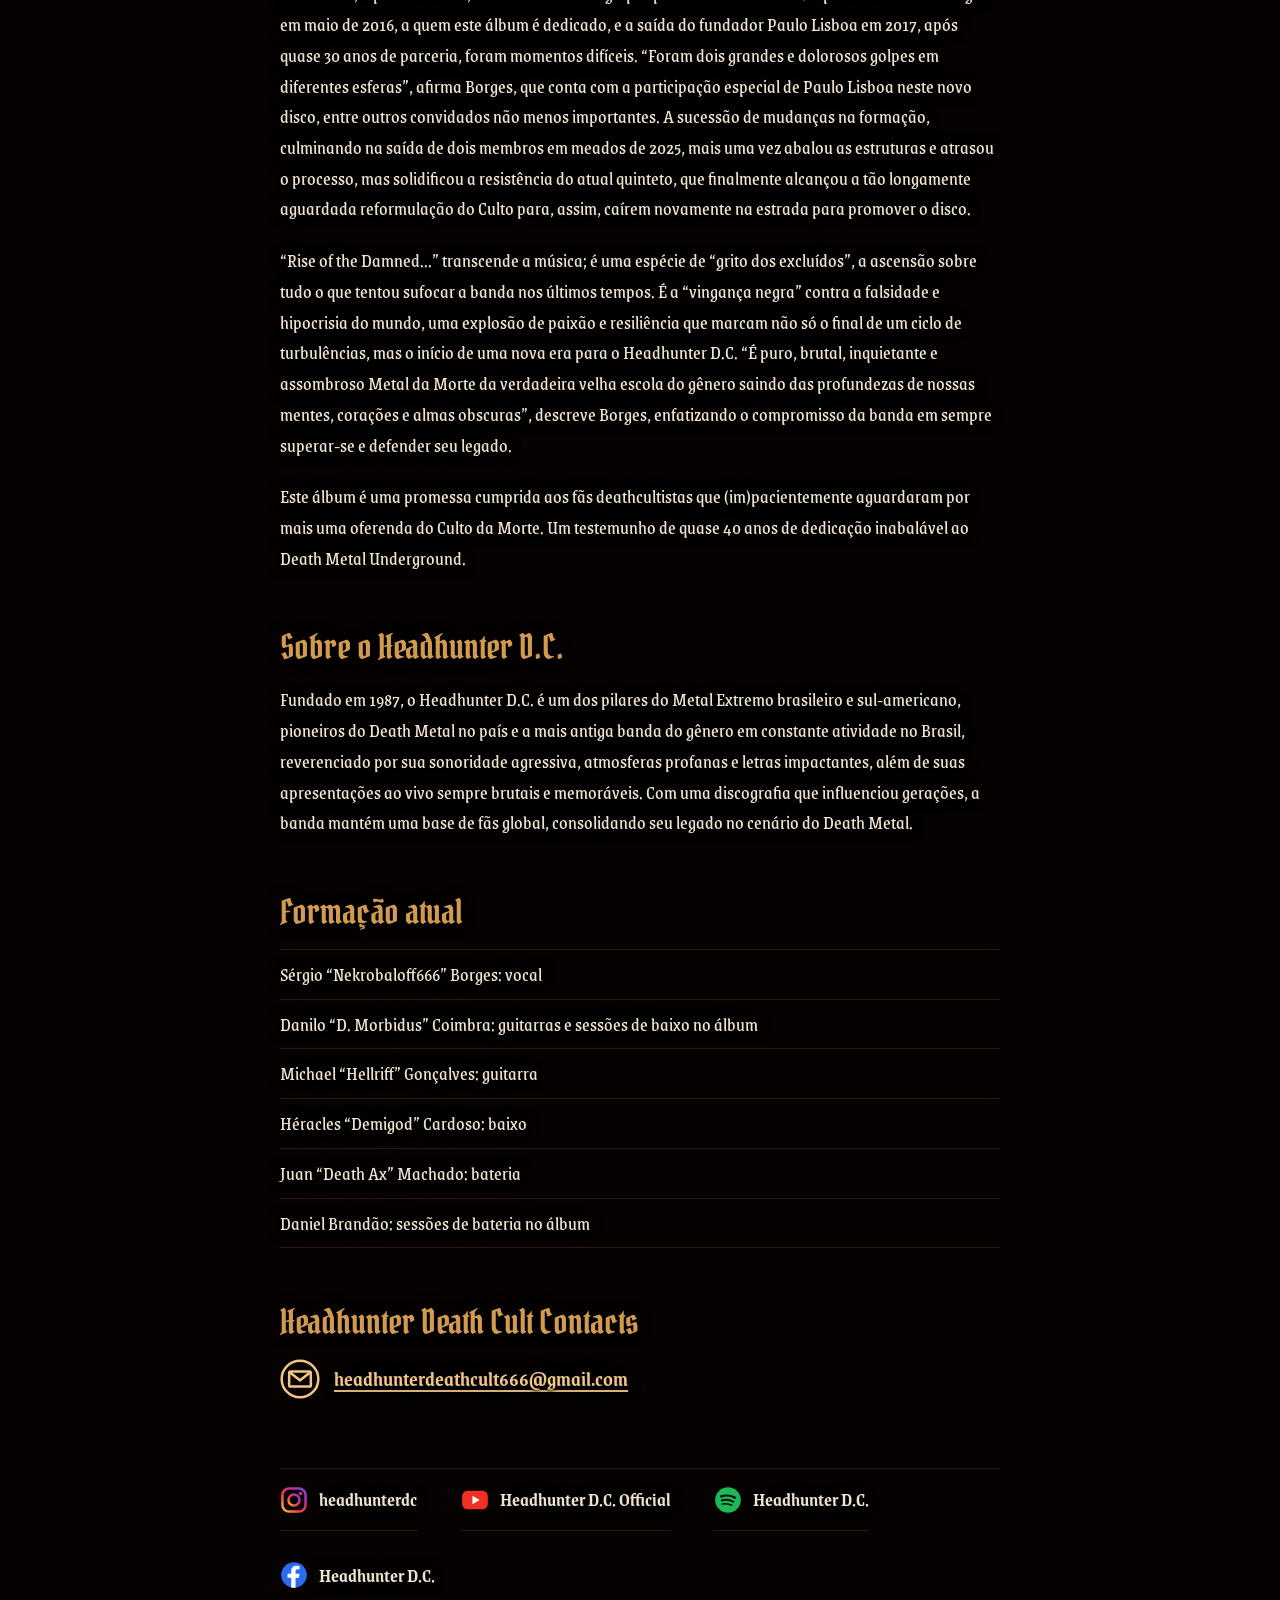
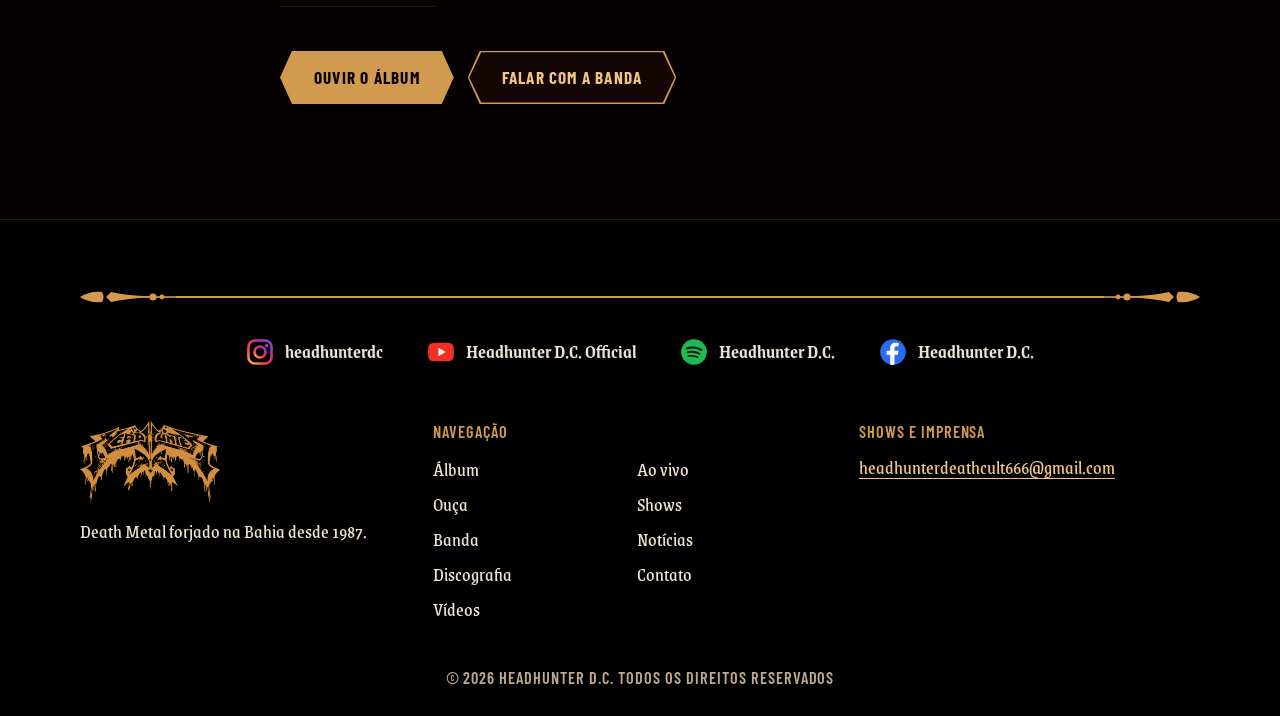
<file: rise-of-the-damned.html>
<!doctype html>
<html lang="pt-BR">
<head>
<meta charset="utf-8">
<meta name="viewport" content="width=device-width,initial-scale=1,viewport-fit=cover">
<title>Rise of the Damned... | Press release do Headhunter D.C.</title>
<meta name="description" content="Headhunter D.C. retorna com Rise of the Damned..., sexto álbum de estúdio, lançado em 06/06/2026 pela Mutilation Records.">
<meta property="og:title" content="Rise of the Damned... | Press release do Headhunter D.C.">
<meta property="og:description" content="Headhunter D.C. retorna com Rise of the Damned..., sexto álbum de estúdio, lançado em 06/06/2026 pela Mutilation Records.">
<meta property="og:type" content="website">
<meta property="og:url" content="https://headhunterdc.pages.dev/rise-of-the-damned">
<meta property="og:locale" content="pt_BR">
<meta property="og:image" content="https://headhunterdc.pages.dev/img/og.jpg">
<meta property="og:image:width" content="1200">
<meta property="og:image:height" content="630">
<link rel="canonical" href="https://headhunterdc.pages.dev/rise-of-the-damned">
<link rel="alternate" hreflang="pt-BR" href="https://headhunterdc.pages.dev/rise-of-the-damned">
<link rel="alternate" hreflang="en" href="https://headhunterdc.pages.dev/en/rise-of-the-damned">
<link rel="alternate" hreflang="x-default" href="https://headhunterdc.pages.dev/rise-of-the-damned">
<meta name="twitter:card" content="summary_large_image">
<meta name="theme-color" content="#060202">
<link rel="icon" href="img/favicon.png">
<link rel="preconnect" href="https://fonts.googleapis.com"><link rel="preconnect" href="https://fonts.gstatic.com" crossorigin><link rel="stylesheet" href="https://fonts.googleapis.com/css2?family=Barlow+Condensed:wght@600;700&family=Grenze:ital,wght@0,400;0,600;1,400&family=Pirata+One&display=swap">
<link rel="stylesheet" href="css/site.css">
</head>
<body data-pagina="materia">
<a class="pular" href="#conteudo">Pular para o conteúdo</a>
<header class="topo"><div class="wrap">
  <a class="marca" href="index.html"><img src="img/logo.webp" width="1000" height="578" alt="Headhunter D.C., início"></a>
  <div class="idioma" role="group" aria-label="Idioma / Language"><a href="rise-of-the-damned.html" hreflang="pt-BR" lang="pt-BR" title="Português" aria-current="true">PT</a><a href="en/rise-of-the-damned.html" hreflang="en" lang="en" title="English">EN</a></div>
  <button class="abre" type="button" aria-expanded="false" aria-controls="menu">Menu</button>
  <nav class="menu" id="menu" aria-label="Principal"><a href="index.html#album">Álbum</a><a href="index.html#ouca">Ouça</a><a href="index.html#banda">Banda</a><a href="index.html#discografia">Discografia</a><a href="index.html#videos">Vídeos</a><a href="index.html#ao-vivo">Ao vivo</a><a href="index.html#shows">Shows</a><a href="index.html#noticias">Notícias</a><a href="index.html#contato">Contato</a></nav>
</div></header>
<main id="conteudo" class="secao materia"><article class="wrap">
  <h1>“Que comece a ascensão dos amaldiçoados!!!”</h1>
  <p class="sub" style="margin-top:18px">Headhunter D.C. retorna com a fúria profana de “Rise of the Damned...”, seu sexto álbum de estúdio!</p>
  <img class="cab brilho" src="img/hero.webp" width="1716" height="972" alt="Arte de Rise of the Damned...">
  <div class="prosa">
    <p>Em um brado de resistência e paixão inabalável, o Headhunter D.C., pilar do Death Metal brasileiro, lança seu tão aguardado novo álbum, “Rise of the Damned...”, o sexto de inéditas em sua longa carreira. Lançado na apropriadíssima data de 06/06/2026, este trabalho marca o retorno da banda aos full lengths de estúdio após um hiato de 14 anos desde o aclamado “...In Unholy Mourning...” (2012). O selo responsável é a Mutilation Records, dando continuidade a uma longa parceria que já dura mais de 25 anos.</p>
    <p>“Muito tempo se passou e muita coisa, boa e ruim, aconteceu entre 2012 e 2026, mas obviamente foram as intempéries que nos levaram a mais um recorde de demora no lançamento de um novo álbum de inéditas. A ‘maldição dos 5 anos’ de outrora deu lugar a 14 longos anos!”, declara o líder e vocalista Sérgio “Nekrobaloff666” Borges, prometendo que este será o último atraso de tal magnitude em sua carreira. “Rise of the Damned...” é uma declaração de que a longa e árdua jornada da banda, sempre marcada por grandes desafios, apenas fortaleceu a sua essência.</p>
    <p>A formação atual do Headhunter D.C. conta com a força vital de Sérgio “Nekrobaloff666” Borges nos vocais, Danilo “D. Morbidus” Coimbra nas guitarras, Héracles “Demigod” Cardoso no baixo e os mais recentemente convocados Juan “Death Ax” Machado na bateria e Michael “Hellriff” Gonçalves na segunda guitarra. Este lineup representa o mais alto grau de resistência em um período de muita turbulência, entregando um material poderoso e massivo que sintetiza fielmente a ideologia de rebelião e o som visceralmente deathmetálico que definem o Headhunter Death Cult.</p>
    <p>O período pós-2012 não foi apenas de espera, mas de intensa atividade e provações. A banda celebrou shows históricos, incluindo uma tour europeia por 9 países em 2013, o maior número de apresentações per anno desde sua fundação em 1987. Lançamentos consistentes, como participações em 5 compilações (incluindo 3 tributos), 2 álbuns ao vivo e uma compilação própria de covers, mantiveram a chama acesa durante o período citado.</p>
    <p>Entretanto, a partir de 2016, a banda enfrentou golpes pessoais e estruturais. A perda da irmã de Sérgio em maio de 2016, a quem este álbum é dedicado, e a saída do fundador Paulo Lisboa em 2017, após quase 30 anos de parceria, foram momentos difíceis. “Foram dois grandes e dolorosos golpes em diferentes esferas”, afirma Borges, que conta com a participação especial de Paulo Lisboa neste novo disco, entre outros convidados não menos importantes. A sucessão de mudanças na formação, culminando na saída de dois membros em meados de 2025, mais uma vez abalou as estruturas e atrasou o processo, mas solidificou a resistência do atual quinteto, que finalmente alcançou a tão longamente aguardada reformulação do Culto para, assim, caírem novamente na estrada para promover o disco.</p>
    <p>“Rise of the Damned...” transcende a música; é uma espécie de “grito dos excluídos”, a ascensão sobre tudo o que tentou sufocar a banda nos últimos tempos. É a “vingança negra” contra a falsidade e hipocrisia do mundo, uma explosão de paixão e resiliência que marcam não só o final de um ciclo de turbulências, mas o início de uma nova era para o Headhunter D.C. “É puro, brutal, inquietante e assombroso Metal da Morte da verdadeira velha escola do gênero saindo das profundezas de nossas mentes, corações e almas obscuras”, descreve Borges, enfatizando o compromisso da banda em sempre superar-se e defender seu legado.</p>
    <p>Este álbum é uma promessa cumprida aos fãs deathcultistas que (im)pacientemente aguardaram por mais uma oferenda do Culto da Morte. Um testemunho de quase 40 anos de dedicação inabalável ao Death Metal Underground.</p>
    <h2>Sobre o Headhunter D.C.</h2>
    <p>Fundado em 1987, o Headhunter D.C. é um dos pilares do Metal Extremo brasileiro e sul-americano, pioneiros do Death Metal no país e a mais antiga banda do gênero em constante atividade no Brasil, reverenciado por sua sonoridade agressiva, atmosferas profanas e letras impactantes, além de suas apresentações ao vivo sempre brutais e memoráveis. Com uma discografia que influenciou gerações, a banda mantém uma base de fãs global, consolidando seu legado no cenário do Death Metal.</p>
    <h2 id="formacao-atual">Formação atual</h2>
    <ul><li>Sérgio “Nekrobaloff666” Borges: vocal</li><li>Danilo “D. Morbidus” Coimbra: guitarras e sessões de baixo no álbum</li><li>Michael “Hellriff” Gonçalves: guitarra</li><li>Héracles “Demigod” Cardoso: baixo</li><li>Juan “Death Ax” Machado: bateria</li><li>Daniel Brandão: sessões de bateria no álbum</li></ul>
    <h2>Headhunter Death Cult Contacts</h2>
    <p class="mail"><a href="mailto:headhunterdeathcult666@gmail.com"><svg class="ic" viewBox="0 0 24 24" aria-hidden="true"><g fill="none" stroke="currentColor" stroke-width="1.500"><circle cx="12" cy="12" r="11"/><rect x="5.500" y="7.500" width="13" height="9" rx=".8"/><path d="m5.800 8 6.200 4.800L18.200 8"/></g></svg><span>headhunterdeathcult666@gmail.com</span></a></p>
    <ul class="faixa-redes " aria-label="Redes sociais"><li><a href="https://www.instagram.com/headhunterdc/" target="_blank" rel="noopener" aria-label="Instagram: headhunterdc"><svg class="ic" viewBox="0 0 24 24" aria-hidden="true"><defs><linearGradient id="ig" x1="0" y1="1" x2="1" y2="0"><stop stop-color="#fdb93a"/><stop offset=".35" stop-color="#f4423e"/><stop offset=".65" stop-color="#d12c90"/><stop offset="1" stop-color="#6a4be0"/></linearGradient></defs><g fill="none" stroke="url(#ig)" stroke-width="2.2"><rect x="2.1" y="2.1" width="19.8" height="19.8" rx="5.6"/><circle cx="12" cy="12" r="4.7"/></g><circle cx="17.6" cy="6.4" r="1.5" fill="#d12c90"/></svg><span>headhunterdc</span></a></li><li><a href="https://www.youtube.com/@headhunterdc87" target="_blank" rel="noopener" aria-label="YouTube: Headhunter D.C. Official"><svg class="ic" viewBox="0 0 24 24" aria-hidden="true"><rect x="1" y="4" width="22" height="16" rx="4.6" fill="#f03024"/><path d="M9.8 8.3v7.4l6.2-3.7z" fill="#fff"/></svg><span>Headhunter D.C. Official</span></a></li><li><a href="https://open.spotify.com/intl-pt/artist/3PLUqL7h2FK5hGjAY2MmDG" target="_blank" rel="noopener" aria-label="Spotify: Headhunter D.C."><svg class="ic" viewBox="0 0 24 24" aria-hidden="true"><circle cx="12" cy="12" r="11" fill="#1db954"/><g fill="none" stroke="#06140b" stroke-linecap="round"><path d="M6 8.9c4-1.2 8.600-.8 12.100 1.200" stroke-width="1.9"/><path d="M6.600 12.300c3.400-.9 7.100-.5 10 1.200" stroke-width="1.600"/><path d="M7.100 15.500c2.800-.7 5.700-.4 8.200 1" stroke-width="1.300"/></g></svg><span>Headhunter D.C.</span></a></li><li><a href="https://www.facebook.com/HeadhunterDc" target="_blank" rel="noopener" aria-label="Facebook: Headhunter D.C."><svg class="ic" viewBox="0 0 24 24" aria-hidden="true"><circle cx="12" cy="12" r="11" fill="#2a6bf2"/><path d="M13.300 23v-8.600h2.900l.5-3.400h-3.400V8.900c0-1 .5-1.800 1.900-1.800h1.600V4.300s-1.400-.3-2.700-.3c-2.800 0-4.500 1.700-4.500 4.600V11H6.500v3.400h3.100V23z" fill="#fff"/></svg><span>Headhunter D.C.</span></a></li></ul>
  </div>
  <div class="acoes"><a class="bt cheio" href="https://www.youtube.com/watch?v=D9gFB1ZpITw" target="_blank" rel="noopener">Ouvir o álbum</a><a class="bt" href="index.html#contato">Falar com a banda</a></div>
</article></main>
<footer class="pe"><div class="faixa-pe"><div class="regua" aria-hidden="true"><i></i></div><ul class="faixa-redes " aria-label="Redes sociais"><li><a href="https://www.instagram.com/headhunterdc/" target="_blank" rel="noopener" aria-label="Instagram: headhunterdc"><svg class="ic" viewBox="0 0 24 24" aria-hidden="true"><defs><linearGradient id="ig" x1="0" y1="1" x2="1" y2="0"><stop stop-color="#fdb93a"/><stop offset=".35" stop-color="#f4423e"/><stop offset=".65" stop-color="#d12c90"/><stop offset="1" stop-color="#6a4be0"/></linearGradient></defs><g fill="none" stroke="url(#ig)" stroke-width="2.2"><rect x="2.1" y="2.1" width="19.8" height="19.8" rx="5.6"/><circle cx="12" cy="12" r="4.7"/></g><circle cx="17.6" cy="6.4" r="1.5" fill="#d12c90"/></svg><span>headhunterdc</span></a></li><li><a href="https://www.youtube.com/@headhunterdc87" target="_blank" rel="noopener" aria-label="YouTube: Headhunter D.C. Official"><svg class="ic" viewBox="0 0 24 24" aria-hidden="true"><rect x="1" y="4" width="22" height="16" rx="4.6" fill="#f03024"/><path d="M9.8 8.3v7.4l6.2-3.7z" fill="#fff"/></svg><span>Headhunter D.C. Official</span></a></li><li><a href="https://open.spotify.com/intl-pt/artist/3PLUqL7h2FK5hGjAY2MmDG" target="_blank" rel="noopener" aria-label="Spotify: Headhunter D.C."><svg class="ic" viewBox="0 0 24 24" aria-hidden="true"><circle cx="12" cy="12" r="11" fill="#1db954"/><g fill="none" stroke="#06140b" stroke-linecap="round"><path d="M6 8.9c4-1.2 8.600-.8 12.100 1.200" stroke-width="1.9"/><path d="M6.600 12.300c3.400-.9 7.100-.5 10 1.200" stroke-width="1.600"/><path d="M7.100 15.500c2.800-.7 5.700-.4 8.200 1" stroke-width="1.300"/></g></svg><span>Headhunter D.C.</span></a></li><li><a href="https://www.facebook.com/HeadhunterDc" target="_blank" rel="noopener" aria-label="Facebook: Headhunter D.C."><svg class="ic" viewBox="0 0 24 24" aria-hidden="true"><circle cx="12" cy="12" r="11" fill="#2a6bf2"/><path d="M13.300 23v-8.600h2.900l.5-3.400h-3.400V8.900c0-1 .5-1.800 1.900-1.800h1.600V4.300s-1.400-.3-2.700-.3c-2.800 0-4.500 1.700-4.500 4.600V11H6.500v3.400h3.100V23z" fill="#fff"/></svg><span>Headhunter D.C.</span></a></li></ul></div><div class="wrap"><div><img src="img/logo.webp" width="1000" height="578" alt="Headhunter D.C." loading="lazy"><p>Death Metal forjado na Bahia desde 1987.</p></div><nav aria-label="Navegação"><span class="rot">Navegação</span><a href="index.html#album">Álbum</a><a href="index.html#ouca">Ouça</a><a href="index.html#banda">Banda</a><a href="index.html#discografia">Discografia</a><a href="index.html#videos">Vídeos</a><a href="index.html#ao-vivo">Ao vivo</a><a href="index.html#shows">Shows</a><a href="index.html#noticias">Notícias</a><a href="index.html#contato">Contato</a></nav><div><span class="rot">Shows e imprensa</span><a class="mailp" href="mailto:headhunterdeathcult666@gmail.com">headhunterdeathcult666@gmail.com</a></div></div><p class="rot fim">© 2026 Headhunter D.C. Todos os direitos reservados</p></footer>
<script src="js/site.js"></script>
</body>
</html>
</file>
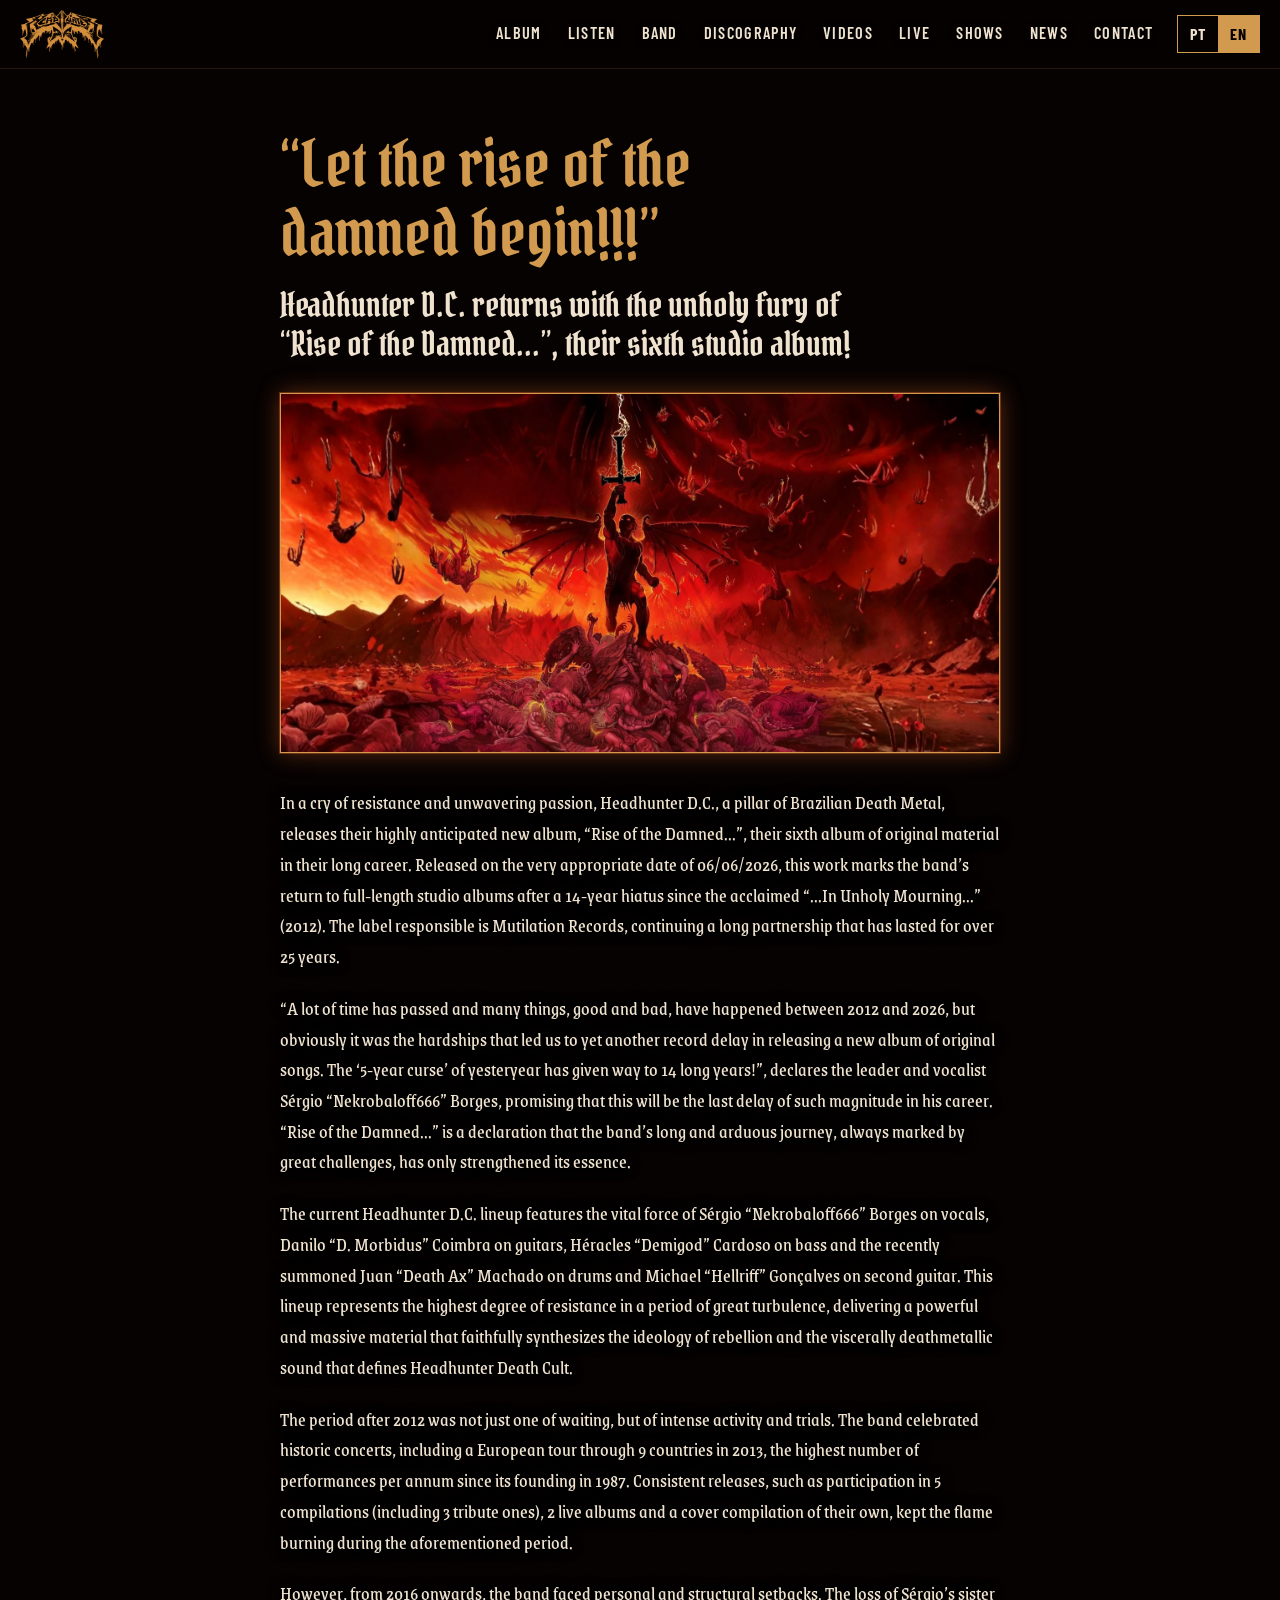
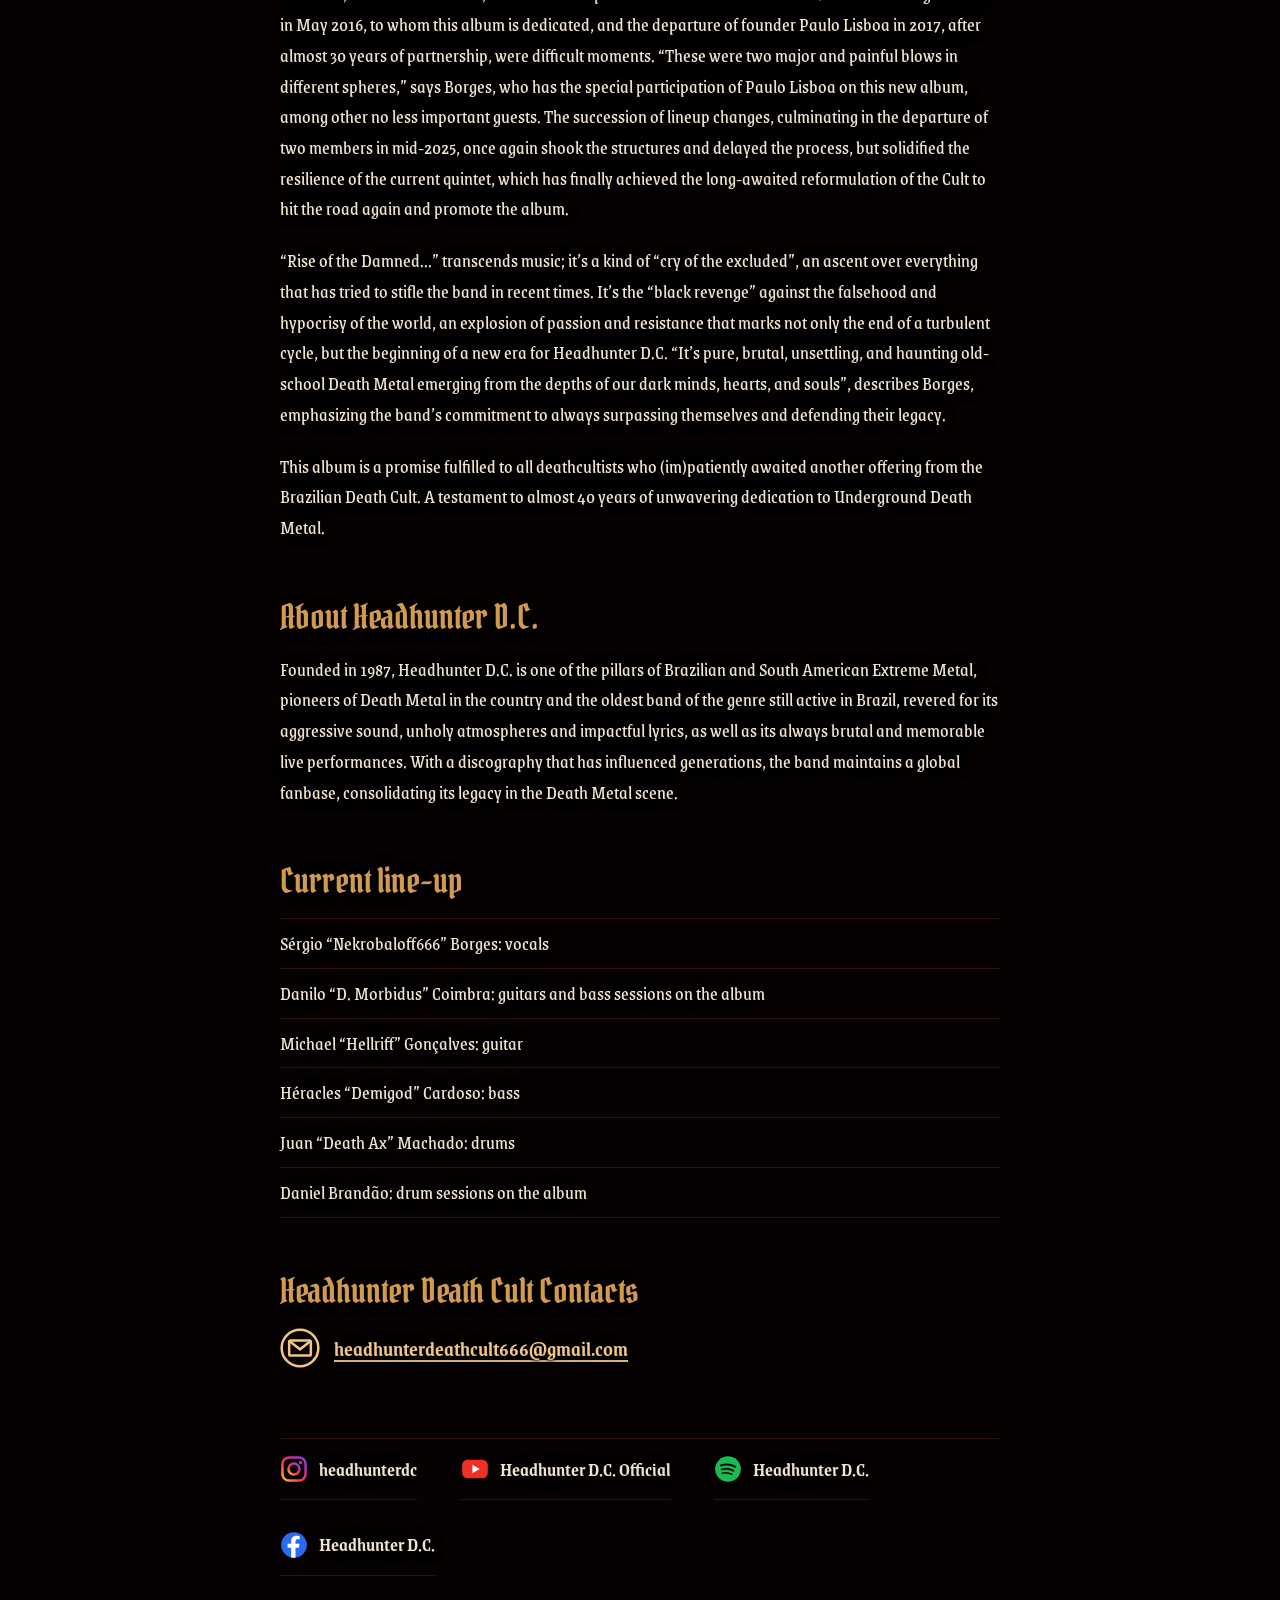
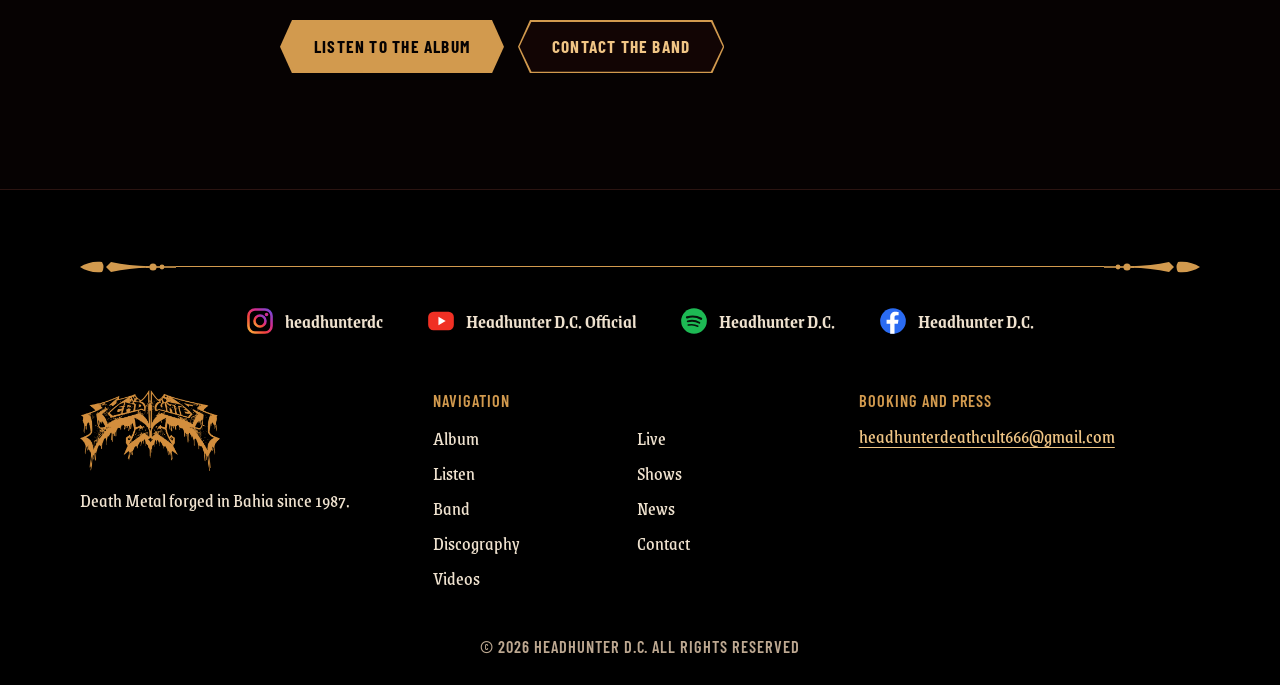
<file: en/rise-of-the-damned.html>
<!doctype html>
<html lang="en">
<head>
<meta charset="utf-8">
<meta name="viewport" content="width=device-width,initial-scale=1,viewport-fit=cover">
<title>Rise of the Damned... | Headhunter D.C. press release</title>
<meta name="description" content="Headhunter D.C. returns with Rise of the Damned..., their sixth studio album, released on June 6, 2026 by Mutilation Records.">
<meta property="og:title" content="Rise of the Damned... | Headhunter D.C. press release">
<meta property="og:description" content="Headhunter D.C. returns with Rise of the Damned..., their sixth studio album, released on June 6, 2026 by Mutilation Records.">
<meta property="og:type" content="website">
<meta property="og:url" content="https://headhunterdc.pages.dev/en/rise-of-the-damned">
<meta property="og:locale" content="en_US">
<meta property="og:image" content="https://headhunterdc.pages.dev/img/og.jpg">
<meta property="og:image:width" content="1200">
<meta property="og:image:height" content="630">
<link rel="canonical" href="https://headhunterdc.pages.dev/en/rise-of-the-damned">
<link rel="alternate" hreflang="pt-BR" href="https://headhunterdc.pages.dev/rise-of-the-damned">
<link rel="alternate" hreflang="en" href="https://headhunterdc.pages.dev/en/rise-of-the-damned">
<link rel="alternate" hreflang="x-default" href="https://headhunterdc.pages.dev/rise-of-the-damned">
<meta name="twitter:card" content="summary_large_image">
<meta name="theme-color" content="#060202">
<link rel="icon" href="../img/favicon.png">
<link rel="preconnect" href="https://fonts.googleapis.com"><link rel="preconnect" href="https://fonts.gstatic.com" crossorigin><link rel="stylesheet" href="https://fonts.googleapis.com/css2?family=Barlow+Condensed:wght@600;700&family=Grenze:ital,wght@0,400;0,600;1,400&family=Pirata+One&display=swap">
<link rel="stylesheet" href="../css/site.css">
</head>
<body data-pagina="materia">
<a class="pular" href="#conteudo">Skip to content</a>
<header class="topo"><div class="wrap">
  <a class="marca" href="index.html"><img src="../img/logo.webp" width="1000" height="578" alt="Headhunter D.C., home"></a>
  <div class="idioma" role="group" aria-label="Idioma / Language"><a href="../rise-of-the-damned.html" hreflang="pt-BR" lang="pt-BR" title="Português">PT</a><a href="rise-of-the-damned.html" hreflang="en" lang="en" title="English" aria-current="true">EN</a></div>
  <button class="abre" type="button" aria-expanded="false" aria-controls="menu">Menu</button>
  <nav class="menu" id="menu" aria-label="Main"><a href="index.html#album">Album</a><a href="index.html#ouca">Listen</a><a href="index.html#banda">Band</a><a href="index.html#discografia">Discography</a><a href="index.html#videos">Videos</a><a href="index.html#ao-vivo">Live</a><a href="index.html#shows">Shows</a><a href="index.html#noticias">News</a><a href="index.html#contato">Contact</a></nav>
</div></header>
<main id="conteudo" class="secao materia"><article class="wrap">
  <h1>“Let the rise of the damned begin!!!”</h1>
  <p class="sub" style="margin-top:18px">Headhunter D.C. returns with the unholy fury of “Rise of the Damned...”, their sixth studio album!</p>
  <img class="cab brilho" src="../img/hero.webp" width="1716" height="972" alt="Rise of the Damned... artwork">
  <div class="prosa">
    <p>In a cry of resistance and unwavering passion, Headhunter D.C., a pillar of Brazilian Death Metal, releases their highly anticipated new album, “Rise of the Damned...”, their sixth album of original material in their long career. Released on the very appropriate date of 06/06/2026, this work marks the band’s return to full-length studio albums after a 14-year hiatus since the acclaimed “...In Unholy Mourning...” (2012). The label responsible is Mutilation Records, continuing a long partnership that has lasted for over 25 years.</p>
    <p>“A lot of time has passed and many things, good and bad, have happened between 2012 and 2026, but obviously it was the hardships that led us to yet another record delay in releasing a new album of original songs. The ‘5-year curse’ of yesteryear has given way to 14 long years!”, declares the leader and vocalist Sérgio “Nekrobaloff666” Borges, promising that this will be the last delay of such magnitude in his career. “Rise of the Damned...” is a declaration that the band’s long and arduous journey, always marked by great challenges, has only strengthened its essence.</p>
    <p>The current Headhunter D.C. lineup features the vital force of Sérgio “Nekrobaloff666” Borges on vocals, Danilo “D. Morbidus” Coimbra on guitars, Héracles “Demigod” Cardoso on bass and the recently summoned Juan “Death Ax” Machado on drums and Michael “Hellriff” Gonçalves on second guitar. This lineup represents the highest degree of resistance in a period of great turbulence, delivering a powerful and massive material that faithfully synthesizes the ideology of rebellion and the viscerally deathmetallic sound that defines Headhunter Death Cult.</p>
    <p>The period after 2012 was not just one of waiting, but of intense activity and trials. The band celebrated historic concerts, including a European tour through 9 countries in 2013, the highest number of performances per annum since its founding in 1987. Consistent releases, such as participation in 5 compilations (including 3 tribute ones), 2 live albums and a cover compilation of their own, kept the flame burning during the aforementioned period.</p>
    <p>However, from 2016 onwards, the band faced personal and structural setbacks. The loss of Sérgio’s sister in May 2016, to whom this album is dedicated, and the departure of founder Paulo Lisboa in 2017, after almost 30 years of partnership, were difficult moments. “These were two major and painful blows in different spheres,” says Borges, who has the special participation of Paulo Lisboa on this new album, among other no less important guests. The succession of lineup changes, culminating in the departure of two members in mid-2025, once again shook the structures and delayed the process, but solidified the resilience of the current quintet, which has finally achieved the long-awaited reformulation of the Cult to hit the road again and promote the album.</p>
    <p>“Rise of the Damned...” transcends music; it’s a kind of “cry of the excluded”, an ascent over everything that has tried to stifle the band in recent times. It’s the “black revenge” against the falsehood and hypocrisy of the world, an explosion of passion and resistance that marks not only the end of a turbulent cycle, but the beginning of a new era for Headhunter D.C. “It’s pure, brutal, unsettling, and haunting old-school Death Metal emerging from the depths of our dark minds, hearts, and souls”, describes Borges, emphasizing the band’s commitment to always surpassing themselves and defending their legacy.</p>
    <p>This album is a promise fulfilled to all deathcultists who (im)patiently awaited another offering from the Brazilian Death Cult. A testament to almost 40 years of unwavering dedication to Underground Death Metal.</p>
    <h2>About Headhunter D.C.</h2>
    <p>Founded in 1987, Headhunter D.C. is one of the pillars of Brazilian and South American Extreme Metal, pioneers of Death Metal in the country and the oldest band of the genre still active in Brazil, revered for its aggressive sound, unholy atmospheres and impactful lyrics, as well as its always brutal and memorable live performances. With a discography that has influenced generations, the band maintains a global fanbase, consolidating its legacy in the Death Metal scene.</p>
    <h2 id="formacao-atual">Current line-up</h2>
    <ul><li>Sérgio “Nekrobaloff666” Borges: vocals</li><li>Danilo “D. Morbidus” Coimbra: guitars and bass sessions on the album</li><li>Michael “Hellriff” Gonçalves: guitar</li><li>Héracles “Demigod” Cardoso: bass</li><li>Juan “Death Ax” Machado: drums</li><li>Daniel Brandão: drum sessions on the album</li></ul>
    <h2>Headhunter Death Cult Contacts</h2>
    <p class="mail"><a href="mailto:headhunterdeathcult666@gmail.com"><svg class="ic" viewBox="0 0 24 24" aria-hidden="true"><g fill="none" stroke="currentColor" stroke-width="1.500"><circle cx="12" cy="12" r="11"/><rect x="5.500" y="7.500" width="13" height="9" rx=".8"/><path d="m5.800 8 6.200 4.800L18.200 8"/></g></svg><span>headhunterdeathcult666@gmail.com</span></a></p>
    <ul class="faixa-redes " aria-label="Social media"><li><a href="https://www.instagram.com/headhunterdc/" target="_blank" rel="noopener" aria-label="Instagram: headhunterdc"><svg class="ic" viewBox="0 0 24 24" aria-hidden="true"><defs><linearGradient id="ig" x1="0" y1="1" x2="1" y2="0"><stop stop-color="#fdb93a"/><stop offset=".35" stop-color="#f4423e"/><stop offset=".65" stop-color="#d12c90"/><stop offset="1" stop-color="#6a4be0"/></linearGradient></defs><g fill="none" stroke="url(#ig)" stroke-width="2.2"><rect x="2.1" y="2.1" width="19.8" height="19.8" rx="5.6"/><circle cx="12" cy="12" r="4.7"/></g><circle cx="17.6" cy="6.4" r="1.5" fill="#d12c90"/></svg><span>headhunterdc</span></a></li><li><a href="https://www.youtube.com/@headhunterdc87" target="_blank" rel="noopener" aria-label="YouTube: Headhunter D.C. Official"><svg class="ic" viewBox="0 0 24 24" aria-hidden="true"><rect x="1" y="4" width="22" height="16" rx="4.6" fill="#f03024"/><path d="M9.8 8.3v7.4l6.2-3.7z" fill="#fff"/></svg><span>Headhunter D.C. Official</span></a></li><li><a href="https://open.spotify.com/intl-pt/artist/3PLUqL7h2FK5hGjAY2MmDG" target="_blank" rel="noopener" aria-label="Spotify: Headhunter D.C."><svg class="ic" viewBox="0 0 24 24" aria-hidden="true"><circle cx="12" cy="12" r="11" fill="#1db954"/><g fill="none" stroke="#06140b" stroke-linecap="round"><path d="M6 8.9c4-1.2 8.600-.8 12.100 1.200" stroke-width="1.9"/><path d="M6.600 12.300c3.400-.9 7.100-.5 10 1.200" stroke-width="1.600"/><path d="M7.100 15.500c2.800-.7 5.700-.4 8.200 1" stroke-width="1.300"/></g></svg><span>Headhunter D.C.</span></a></li><li><a href="https://www.facebook.com/HeadhunterDc" target="_blank" rel="noopener" aria-label="Facebook: Headhunter D.C."><svg class="ic" viewBox="0 0 24 24" aria-hidden="true"><circle cx="12" cy="12" r="11" fill="#2a6bf2"/><path d="M13.300 23v-8.600h2.900l.5-3.400h-3.400V8.900c0-1 .5-1.800 1.900-1.800h1.600V4.300s-1.400-.3-2.700-.3c-2.800 0-4.500 1.700-4.500 4.600V11H6.500v3.400h3.100V23z" fill="#fff"/></svg><span>Headhunter D.C.</span></a></li></ul>
  </div>
  <div class="acoes"><a class="bt cheio" href="https://www.youtube.com/watch?v=D9gFB1ZpITw" target="_blank" rel="noopener">Listen to the album</a><a class="bt" href="index.html#contato">Contact the band</a></div>
</article></main>
<footer class="pe"><div class="faixa-pe"><div class="regua" aria-hidden="true"><i></i></div><ul class="faixa-redes " aria-label="Social media"><li><a href="https://www.instagram.com/headhunterdc/" target="_blank" rel="noopener" aria-label="Instagram: headhunterdc"><svg class="ic" viewBox="0 0 24 24" aria-hidden="true"><defs><linearGradient id="ig" x1="0" y1="1" x2="1" y2="0"><stop stop-color="#fdb93a"/><stop offset=".35" stop-color="#f4423e"/><stop offset=".65" stop-color="#d12c90"/><stop offset="1" stop-color="#6a4be0"/></linearGradient></defs><g fill="none" stroke="url(#ig)" stroke-width="2.2"><rect x="2.1" y="2.1" width="19.8" height="19.8" rx="5.6"/><circle cx="12" cy="12" r="4.7"/></g><circle cx="17.6" cy="6.4" r="1.5" fill="#d12c90"/></svg><span>headhunterdc</span></a></li><li><a href="https://www.youtube.com/@headhunterdc87" target="_blank" rel="noopener" aria-label="YouTube: Headhunter D.C. Official"><svg class="ic" viewBox="0 0 24 24" aria-hidden="true"><rect x="1" y="4" width="22" height="16" rx="4.6" fill="#f03024"/><path d="M9.8 8.3v7.4l6.2-3.7z" fill="#fff"/></svg><span>Headhunter D.C. Official</span></a></li><li><a href="https://open.spotify.com/intl-pt/artist/3PLUqL7h2FK5hGjAY2MmDG" target="_blank" rel="noopener" aria-label="Spotify: Headhunter D.C."><svg class="ic" viewBox="0 0 24 24" aria-hidden="true"><circle cx="12" cy="12" r="11" fill="#1db954"/><g fill="none" stroke="#06140b" stroke-linecap="round"><path d="M6 8.9c4-1.2 8.600-.8 12.100 1.200" stroke-width="1.9"/><path d="M6.600 12.300c3.400-.9 7.100-.5 10 1.200" stroke-width="1.600"/><path d="M7.100 15.500c2.800-.7 5.700-.4 8.200 1" stroke-width="1.300"/></g></svg><span>Headhunter D.C.</span></a></li><li><a href="https://www.facebook.com/HeadhunterDc" target="_blank" rel="noopener" aria-label="Facebook: Headhunter D.C."><svg class="ic" viewBox="0 0 24 24" aria-hidden="true"><circle cx="12" cy="12" r="11" fill="#2a6bf2"/><path d="M13.300 23v-8.600h2.900l.5-3.400h-3.400V8.900c0-1 .5-1.800 1.900-1.800h1.600V4.300s-1.400-.3-2.700-.3c-2.800 0-4.500 1.700-4.500 4.600V11H6.500v3.400h3.100V23z" fill="#fff"/></svg><span>Headhunter D.C.</span></a></li></ul></div><div class="wrap"><div><img src="../img/logo.webp" width="1000" height="578" alt="Headhunter D.C." loading="lazy"><p>Death Metal forged in Bahia since 1987.</p></div><nav aria-label="Navigation"><span class="rot">Navigation</span><a href="index.html#album">Album</a><a href="index.html#ouca">Listen</a><a href="index.html#banda">Band</a><a href="index.html#discografia">Discography</a><a href="index.html#videos">Videos</a><a href="index.html#ao-vivo">Live</a><a href="index.html#shows">Shows</a><a href="index.html#noticias">News</a><a href="index.html#contato">Contact</a></nav><div><span class="rot">Booking and press</span><a class="mailp" href="mailto:headhunterdeathcult666@gmail.com">headhunterdeathcult666@gmail.com</a></div></div><p class="rot fim">© 2026 Headhunter D.C. All rights reserved</p></footer>
<script src="../js/site.js"></script>
</body>
</html>
</file>
<file: css/site.css>
/* Headhunter D.C. — layout: pergaminho negro em coluna única, títulos góticos com a
   régua ornamental do portfólio; a arte de "Rise of the Damned..." é o fogo da página. */
:root{
  --negro:#060202; --brasa:#1a0706; --cinza:#2b1411;
  --ouro:#d29a4e; --ouro-claro:#f0c585; --fogo:#f2702a; --sangue:#a3160f;
  --osso:#efe2cf; --osso-fraco:#bda891;
  --gotica:"Pirata One","Old English Text MT","UnifrakturCook",serif;
  --texto:"Grenze","Iowan Old Style","Palatino Linotype",Georgia,serif;
  --rotulo:"Barlow Condensed","Arial Narrow","Helvetica Neue",sans-serif;
  --s0:.95rem; --s1:1.2rem; --s2:1.5rem; --s3:2.1rem; --s4:clamp(2.6rem,6vw,4.4rem);
  --gutter:max(20px,env(safe-area-inset-left,0px));
  color-scheme:dark;
}
*{box-sizing:border-box}
html{background:var(--negro);overflow-x:clip;scroll-behavior:smooth;scroll-padding-top:76px;-webkit-text-size-adjust:100%}
body{margin:0;color:var(--osso);font:400 var(--s1)/1.6 var(--texto);overflow-x:clip}
img{max-width:100%;height:auto;display:block}
a{color:var(--ouro-claro);text-underline-offset:.2em}
h1,h2,h3,p,ul,ol,figure,dl,dd{margin:0}
ul,ol{padding:0;list-style:none}
:focus-visible{outline:2px solid var(--ouro-claro);outline-offset:4px}
::selection{background:var(--sangue);color:var(--osso)}
[hidden]{display:none!important}
.wrap{width:min(1160px,100%);margin-inline:auto;padding-inline:var(--gutter)}
.pular{position:absolute;left:-999px;top:8px;z-index:60;background:var(--ouro);color:var(--negro);padding:.5rem 1rem}
.pular:focus{left:16px}

/* ---------- topo ---------- */
.topo{position:fixed;inset:0 0 auto;z-index:40;transition:background .3s,border-color .3s;border-bottom:1px solid transparent}
.topo.firme{background:rgba(6,2,2,.95);border-color:var(--cinza)}
.topo .wrap{display:flex;align-items:center;justify-content:space-between;gap:24px;height:68px;width:min(1400px,100%)}
.topo .marca{opacity:0;transition:opacity .3s}
.topo.firme .marca{opacity:1}
.topo .marca img{width:84px}
.menu{display:flex;gap:26px}
.menu a{font:600 1.02rem/1 var(--rotulo);letter-spacing:.08em;text-transform:uppercase;text-decoration:none;color:var(--osso);padding:12px 0;border-bottom:2px solid transparent;text-shadow:0 1px 6px #000}
.menu a:hover{color:var(--ouro-claro)}
.menu a.aqui{color:var(--ouro-claro);border-color:var(--fogo)}
.idioma{display:flex;order:3;flex:none;border:1px solid var(--ouro);background:rgba(6,2,2,.6)}
.idioma a{font:700 1rem/1 var(--rotulo);letter-spacing:.06em;text-decoration:none;color:var(--osso);padding:10px 12px}
.idioma a:hover{color:var(--ouro-claro)}
.idioma a[aria-current]{background:var(--ouro);color:var(--negro)}
.topo .marca{margin-right:auto}
.abre{display:none;order:4;background:none;border:1px solid var(--ouro);color:var(--ouro-claro);font:600 1rem/1 var(--rotulo);letter-spacing:.08em;text-transform:uppercase;padding:12px 16px;cursor:pointer}

/* ---------- abertura ---------- */
/* arte do álbum parada ao fundo, do início ao fim */
.fundo-fixo{position:fixed;inset:0 0 auto;height:100lvh;z-index:-1;overflow:hidden;pointer-events:none;background:var(--negro)}
.fundo-fixo img{position:absolute;top:0;left:15%;width:98%;height:100%;max-width:none;object-fit:cover;object-position:47% 30%;-webkit-mask:linear-gradient(90deg,transparent,#000 24%);mask:linear-gradient(90deg,transparent,#000 24%)}
.fundo-fixo canvas{position:absolute;inset:0;width:100%;height:100%}
.abertura{position:relative;isolation:isolate;overflow:hidden;min-height:min(900px,100svh);display:flex;align-items:center;padding-block:110px 64px}
.abertura::before{content:"";position:absolute;inset:0;z-index:-1;background:linear-gradient(90deg,rgba(6,2,2,.96),rgba(6,2,2,.82) 24%,transparent 50%),linear-gradient(0deg,rgba(6,2,2,.85) 0,rgba(6,2,2,.45) 16%,transparent 38%),linear-gradient(180deg,rgba(6,2,2,.75),transparent 18%)}
.abertura .wrap{width:min(1400px,100%)}
.abertura .bloco{width:min(600px,100%)}
.abertura .logo{width:100%;filter:drop-shadow(0 10px 30px rgba(0,0,0,.9));animation:acende 1.6s ease-out both}
.abertura h1{position:absolute;width:1px;height:1px;overflow:hidden;clip-path:inset(50%)}
.abertura .origem{color:var(--ouro-claro);text-shadow:0 1px 8px #000;margin-bottom:8px}
.abertura .disco{font:400 clamp(2.5rem,5vw,4rem)/1 var(--gotica);color:var(--osso);margin-top:4px;text-shadow:0 3px 16px #000}
.abertura .linha{margin-top:16px;max-width:30em;color:var(--osso);text-shadow:0 1px 10px #000}
.acoes{display:flex;flex-wrap:wrap;gap:14px;margin-top:30px}
.bt{--ponta:polygon(12px 0,calc(100% - 12px) 0,100% 50%,calc(100% - 12px) 100%,12px 100%,0 50%);position:relative;isolation:isolate;display:inline-block;font:700 1.08rem/1 var(--rotulo);letter-spacing:.07em;text-transform:uppercase;text-align:center;text-decoration:none;padding:18px 34px;border:0;color:var(--ouro-claro);background:var(--ouro);cursor:pointer;clip-path:var(--ponta)}
.bt::before{content:"";position:absolute;inset:1.5px;z-index:-1;background:#120504;clip-path:var(--ponta);transition:background .2s}
.bt:hover::before{background:var(--cinza)}
.bt.cheio{color:var(--negro)}
.bt.cheio::before{background:var(--ouro)}
.bt.cheio:hover::before{background:var(--ouro-claro)}
.bt:focus-visible{outline:0;color:var(--negro)}
.bt:focus-visible::before{background:var(--osso)}
@keyframes acende{0%{filter:brightness(1) drop-shadow(0 10px 30px rgba(0,0,0,.9))}25%{filter:brightness(2.1) drop-shadow(0 0 50px rgba(255,150,60,.9))}50%{filter:brightness(.8) drop-shadow(0 0 10px rgba(255,120,40,.3))}100%{filter:brightness(1) drop-shadow(0 10px 30px rgba(0,0,0,.9))}}

/* ---------- seções ---------- */
.secao{position:relative;overflow-x:clip;isolation:isolate;padding-block:clamp(72px,9vw,124px)}
.secao>.fundo{position:absolute;inset:0;z-index:-1;background-position:50% 30%;background-size:cover;
  -webkit-mask:linear-gradient(transparent,#000 22%,#000 78%,transparent);mask:linear-gradient(transparent,#000 22%,#000 78%,transparent)}
.tit{text-align:center;margin-bottom:clamp(36px,5vw,64px)}
.tit h2{font:400 var(--s4)/1.05 var(--gotica);color:var(--ouro);text-wrap:balance}
.regua{display:flex;align-items:center;margin-top:18px;color:var(--ouro)}
.regua::before,.regua::after{content:"";flex:none;width:96px;height:14px;background:currentColor;
  -webkit-mask:var(--lanca) center/100% 100% no-repeat;mask:var(--lanca) center/100% 100% no-repeat;
  --lanca:url("data:image/svg+xml,%3Csvg xmlns='http://www.w3.org/2000/svg' viewBox='0 0 96 14'%3E%3Cpath d='M0 7C6 3 14 1 22 2q3 5 0 10C14 13 6 11 0 7zM26 7l5-5q18 4 38 4.2v1.6Q49 8 31 12zM31 3'/%3E%3Ccircle cx='73' cy='7' r='3.6'/%3E%3Ccircle cx='82' cy='7' r='2.4'/%3E%3Cpath d='M66 6.2h30v1.6H66z'/%3E%3C/svg%3E")}
.regua::after{transform:scaleX(-1)}
.regua i{flex:1;height:1.6px;background:currentColor}
.sub{font:400 var(--s3)/1.15 var(--gotica);color:var(--osso);text-wrap:balance}
.brilho{border:1px solid var(--ouro);box-shadow:0 0 0 1px rgba(242,112,42,.35),0 0 22px rgba(242,112,42,.38);transition:box-shadow .25s}
.rot{font:600 1.02rem/1.3 var(--rotulo);letter-spacing:.06em;text-transform:uppercase;color:var(--osso-fraco)}

/* véu escuro atrás do conteúdo, para ler bem sobre a cena */
main>.secao::before{content:"";position:absolute;inset:0;z-index:-1;background:rgba(6,2,2,.74)}
#album::before{background:linear-gradient(transparent,rgba(6,2,2,.74) 220px)}
#shows::before{background:linear-gradient(rgba(6,2,2,.74),rgba(6,2,2,.3) 35%,rgba(6,2,2,.3) 65%,rgba(6,2,2,.74))}
#contato::before{background:linear-gradient(rgba(6,2,2,.74),rgba(6,2,2,.42) 30%,rgba(6,2,2,.55))}
.bt{text-shadow:none}
.prosa,.bio,.album .txt,.noticias,.discos,.vazio,.redes,.tit h2,.nota{text-shadow:0 1px 3px #000,0 0 14px rgba(6,2,2,.9)}

/* álbum */
.album{display:grid;grid-template-columns:minmax(0,1.15fr) minmax(0,1fr);gap:clamp(36px,6vw,84px);align-items:center}
.capa{position:relative;margin-right:26%}
.capa .vinil{position:absolute;top:3%;left:38%;width:94%;z-index:-1;transition:left .7s cubic-bezier(.2,.8,.2,1);animation:gira 14s linear infinite;max-width:none}
.capa:hover .vinil{left:46%}
@keyframes gira{to{transform:rotate(1turn)}}
.album .txt p+p{margin-top:14px}
.album .txt .sub{margin-bottom:18px}
.ficha{margin-top:28px;border-top:1px solid var(--cinza)}
.ficha div{display:flex;justify-content:space-between;gap:20px;padding:11px 0;border-bottom:1px solid var(--cinza)}
.ficha dd{text-align:right}
.lojas{display:grid;grid-template-columns:minmax(0,1fr) minmax(0,1fr);gap:clamp(28px,5vw,64px);align-items:center;margin-top:clamp(48px,7vw,88px)}
.lojas{align-items:start!important}
.faixas{counter-reset:f;margin-top:16px;border-top:1px solid var(--cinza)}
.faixas a{counter-increment:f;display:flex;gap:16px;padding:9px 0;border-bottom:1px solid var(--cinza);color:var(--osso);text-decoration:none;line-height:1.35}
.faixas a::before{content:counter(f);flex:0 0 1.5em;color:var(--ouro);font-variant-numeric:lining-nums tabular-nums;font-weight:600}
.faixas span{flex:1;min-width:0}
.faixas time{color:var(--osso-fraco);font-variant-numeric:lining-nums tabular-nums}
.faixas a:hover,.faixas a[aria-current]{color:var(--ouro-claro)}

/* spotify */
.ouvir{display:grid;grid-template-columns:minmax(0,1fr) minmax(0,1.5fr);gap:clamp(24px,4vw,52px);align-items:stretch}
.estante{display:flex;flex-direction:column}
.estante li{flex:1;border-bottom:1px solid var(--cinza);display:grid}
.estante li:first-child{border-top:1px solid var(--cinza)}
.estante a{display:flex;align-items:center;gap:16px;padding:8px;color:var(--osso);text-decoration:none;line-height:1.25;transition:background .2s}
.estante img{width:56px;height:56px;flex:none;object-fit:cover;border:1px solid var(--ouro)}
.estante strong{display:block;font-weight:600}
.estante a:hover{background:rgba(163,22,15,.22)}
.estante a[aria-current]{background:linear-gradient(90deg,rgba(163,22,15,.6),rgba(163,22,15,.12))}
.estante a[aria-current] strong{color:var(--ouro-claro)}
.player{background:#120504;display:flex;flex-direction:column}
.player iframe{width:100%;height:480px;border:0;display:block;color-scheme:light;background:transparent}
.player iframe.faixa{height:352px}
.player a{display:block;margin-top:auto;text-align:center;padding:15px;font:700 1.05rem/1 var(--rotulo);letter-spacing:.07em;text-transform:uppercase;text-decoration:none;border-top:1px solid var(--ouro)}
.player a:hover{background:var(--cinza)}
.sp{display:inline-block;margin-top:10px;padding:8px 0;font:700 1.02rem/1.2 var(--rotulo);letter-spacing:.06em;text-transform:uppercase}
.selo{display:flex;align-items:center;gap:22px;margin-top:26px}
.selo img{width:112px}

/* citação */
.brado{text-align:center;padding-block:clamp(110px,15vw,200px)}
.brado .fundo{background-image:linear-gradient(rgba(6,2,2,.42),rgba(6,2,2,.66)),url(../img/one-thousand-apocalypses-art.webp);background-position:50% 34%}
.brado blockquote{margin:0 auto;max-width:21em;font:400 clamp(1.9rem,4.2vw,3.3rem)/1.18 var(--gotica);color:var(--osso);text-wrap:balance;text-shadow:0 2px 18px #000,0 0 4px #000}
.brado cite{display:block;margin-top:24px;font-style:normal;color:var(--ouro-claro);text-shadow:0 1px 8px #000}

/* banda */
.bio{display:grid;grid-template-columns:minmax(0,1.25fr) minmax(0,1fr);gap:clamp(40px,7vw,96px);align-items:start}
.bio .prosa p+p{margin-top:1em}
.bio .prosa p:first-child::first-letter{font:400 4.6em/.8 var(--gotica);float:left;color:var(--ouro);padding:.06em .1em 0 0}
.anos li{display:grid;grid-template-columns:4.2em 1fr;gap:6px;padding:12px 0;border-bottom:1px solid var(--cinza);align-items:baseline}
.anos li:first-child{border-top:1px solid var(--cinza)}
.anos b{font:600 1.4rem/1 var(--texto);font-variant-numeric:lining-nums tabular-nums;color:var(--ouro)}
.anos span{line-height:1.4}

/* formação */
.formacao{padding-top:0}
.palco{position:relative;display:grid;grid-template-columns:23fr 19.6fr 18.4fr 19.4fr 19.6fr;padding-top:calc(56.25% + 22px)}
.palco li{text-align:center;padding-inline:8px;cursor:default}
.palco .foto{position:absolute;inset:0 0 auto;aspect-ratio:16/9;background:url(../img/lineup.webp) 0 0/100% 100%;clip-path:var(--corte);transition:filter .35s}
.palco:hover li:not(:hover) .foto{filter:brightness(.3) saturate(.6)}
.palco li:hover .foto{filter:brightness(1.1)}
.palco h3{font:400 1.75rem/1.1 var(--gotica);color:var(--ouro)}
.palco .nome{display:block;line-height:1.35}
.palco .rot{display:block;margin-top:4px}
.nota{text-align:center;color:var(--osso-fraco);margin-top:34px}

/* discografia */
.discos{display:grid;grid-template-columns:repeat(3,minmax(0,1fr));gap:52px clamp(28px,5vw,64px)}
.discos img{width:100%;aspect-ratio:1;object-fit:cover}
.discos li:hover .brilho,.v:hover .brilho{box-shadow:0 0 0 1px var(--fogo),0 0 46px rgba(242,112,42,.65)}
.discos .ano{display:block;font:600 2rem/1 var(--texto);font-variant-numeric:lining-nums;color:var(--ouro);margin-top:18px}
.discos h3{font:600 1.28rem/1.3 var(--texto);margin-top:4px;text-wrap:balance}
.discos p{color:var(--osso-fraco);line-height:1.4;font-size:1.08rem}

/* vídeos */
.videos{display:grid;grid-template-columns:repeat(2,minmax(0,1fr));gap:44px clamp(28px,4vw,52px)}
.videos.peq{grid-template-columns:repeat(4,minmax(0,1fr));gap:32px 24px}
.v{display:block;text-decoration:none;color:inherit}
.v .tela{position:relative;aspect-ratio:16/9;overflow:hidden;background:#000}
.v .tela img{width:100%;height:100%;object-fit:cover;transition:transform .5s}
.v .tela.quad{aspect-ratio:1}
.v:hover .tela img{transform:scale(1.04)}
.v .tela::after{content:"";position:absolute;left:50%;top:50%;width:68px;height:68px;margin:-34px;border-radius:50%;border:2px solid var(--ouro-claro);
  background:rgba(6,2,2,.78) url("data:image/svg+xml,%3Csvg xmlns='http://www.w3.org/2000/svg' viewBox='0 0 24 24'%3E%3Cpath fill='%23f0c585' d='M8 5v14l11-7z'/%3E%3C/svg%3E") 54% 50%/34px no-repeat;transition:background-color .2s}
.v:hover .tela::after{background-color:var(--sangue)}
.v.p .tela::after{width:48px;height:48px;margin:-24px;background-size:24px}
.v strong{display:block;margin-top:16px;font:400 1.75rem/1.15 var(--gotica);color:var(--ouro)}
.v.p strong{font:600 1.16rem/1.3 var(--texto);color:var(--osso)}
.singles{grid-column:1/-1;display:grid;grid-template-columns:repeat(2,minmax(0,1fr));gap:44px clamp(28px,4vw,52px)}

/* ao vivo */
.fotos{display:grid;grid-template-columns:repeat(12,minmax(0,1fr));gap:18px;margin-bottom:clamp(44px,6vw,72px)}
.fotos button{padding:0;border:1px solid var(--ouro);background:#000;cursor:zoom-in;overflow:hidden;min-height:0}
.fotos img{width:100%;height:100%;object-fit:cover;transition:transform .6s}
.fotos button:hover img{transform:scale(1.03)}
.fotos button:nth-child(1){grid-column:1/-1;aspect-ratio:21/9}
.fotos button:nth-child(2),.fotos button:nth-child(3){grid-column:span 6;aspect-ratio:16/10}

/* agenda */
.agenda{width:min(860px,100%);margin-inline:auto}
.agenda li{display:grid;grid-template-columns:8.5em 1fr auto;gap:24px;align-items:center;padding:20px 0;border-bottom:1px solid var(--cinza)}
.agenda time{font:600 1.5rem/1.1 var(--texto);font-variant-numeric:lining-nums;color:var(--ouro)}
.agenda strong{display:block;font-weight:600;font-size:1.3rem;line-height:1.3}
.vazio{text-align:center;max-width:34em;margin-inline:auto}
.vazio p{margin-top:12px;color:var(--osso-fraco)}
.vazio .sub,.vazio p{color:var(--osso)}
.vazio .acoes{justify-content:center}

/* notícias */
.noticias{display:grid;grid-template-columns:minmax(0,1.5fr) minmax(0,1fr);gap:clamp(32px,5vw,64px);align-items:start}
.noticias a{text-decoration:none;color:inherit;display:block}
.noticias h3{font:400 1.8rem/1.15 var(--gotica);color:var(--ouro);margin:8px 0;text-wrap:balance}
.noticias .capaz h3{font-size:2.4rem}
.noticias .capaz img{width:100%;margin-bottom:22px}
.noticias a:hover h3{color:var(--ouro-claro);text-decoration:underline;text-decoration-thickness:1px}
.lista li{padding:26px 0;border-bottom:1px solid var(--cinza)}
.lista li:first-child{padding-top:0}

/* contato */
.fala{display:grid;grid-template-columns:minmax(0,1fr) minmax(0,1.1fr);gap:clamp(36px,6vw,80px);align-items:start}
.ic{width:28px;height:28px;flex:none;display:block}
.mail a{display:inline-flex;align-items:center;gap:14px}
.mail .ic{width:40px;height:40px;color:var(--ouro-claro)}
.contato .mail{margin-top:20px}
.faixa-redes{display:flex;flex-wrap:wrap;justify-content:center;gap:14px clamp(20px,3.4vw,44px);margin-top:clamp(36px,5vw,60px)}
.faixa-redes a{display:flex;align-items:center;gap:11px;color:var(--osso);text-decoration:none;font-weight:600;padding:6px 0}
.faixa-redes .ic{transition:transform .2s}
.faixa-redes a:hover{color:var(--ouro-claro)}
.faixa-redes a:hover .ic{transform:scale(1.14)}
.faixa-redes.so-icone{justify-content:flex-start;gap:20px;margin-top:26px}
.faixa-redes.so-icone span{position:absolute;width:1px;height:1px;overflow:hidden;clip-path:inset(50%)}
.faixa-redes.so-icone .ic{width:34px;height:34px;filter:drop-shadow(0 2px 6px #000)}
.faixa-pe{width:min(1160px,100%);margin:0 auto 48px;padding-inline:var(--gutter)}
.faixa-pe .faixa-redes{margin-top:26px}
.prosa .faixa-redes li{border:0;padding:0}
.prosa .faixa-redes{border:0;justify-content:flex-start}
.obras{margin:12px 0 18px;padding-left:1.1em;list-style:disc}
.obras li::marker{color:var(--fogo)}
.obras+p{margin-top:0}
.emblema-bio{width:min(230px,56%);margin:0 auto 30px}
.mail{font-size:1.3rem;overflow-wrap:anywhere;font-weight:600}
.redes{margin-top:28px;border-top:1px solid rgba(210,154,78,.35)}
.redes a{display:flex;align-items:center;gap:18px;padding:13px 0;border-bottom:1px solid rgba(210,154,78,.35);text-decoration:none;color:var(--osso)}
.redes .ic{width:40px;height:40px}
.redes .qual{display:grid;line-height:1.3;min-width:0}
.redes b{font-weight:600}
.redes .qual span{color:var(--osso-fraco);font-size:1.05rem;overflow-wrap:anywhere}
.redes a:hover{color:var(--ouro-claro)}
form{display:grid;gap:18px;background:rgba(6,2,2,.82);border:1px solid var(--ouro);padding:clamp(20px,3vw,34px)}
label{display:grid;gap:6px;font:600 1.05rem/1.2 var(--rotulo);letter-spacing:.05em;text-transform:uppercase;color:var(--osso-fraco)}
input,textarea,select{width:100%;font:400 1.12rem/1.4 var(--texto);color:var(--osso);background:#120504;border:1px solid #5a3322;padding:12px 14px;border-radius:0}
input:focus,textarea:focus,select:focus{border-color:var(--ouro-claro);outline:1px solid var(--ouro-claro)}
form small{font-size:1rem;color:var(--osso-fraco)}
form .bt{justify-self:start}

/* rodapé */
.pe{border-top:1px solid var(--cinza);padding-block:52px 28px;background:#000}
.pe .wrap{display:grid;grid-template-columns:1.3fr 1.6fr 1.4fr;gap:36px}
.pe .wrap nav{columns:2}
.pe .wrap nav .rot{column-span:all}
.pe img{width:140px;margin-bottom:14px}
.pe nav .rot,.pe div>.rot{display:block;margin-bottom:10px;color:var(--ouro)}
.pe nav a{display:block;color:var(--osso);text-decoration:none;padding:5px 0;line-height:1.3}
.pe nav a:hover{color:var(--ouro-claro);text-decoration:underline}
.mailp{overflow-wrap:anywhere}
.fim{text-align:center;margin-top:40px;padding-inline:20px}

/* janela de vídeo/foto */
dialog{border:0;padding:0;background:none;max-width:none;max-height:none;width:min(1120px,94vw);margin:auto;color:var(--osso)}
dialog::backdrop{background:rgba(0,0,0,.92)}
dialog .tela16{aspect-ratio:16/9;background:#000;border:1px solid var(--ouro)}
dialog iframe{width:100%;height:100%;border:0;display:block}
dialog .ampla{max-height:82vh;margin-inline:auto;width:auto;border:1px solid var(--ouro)}
dialog .barra{display:flex;justify-content:space-between;align-items:center;gap:16px;padding-top:14px}
dialog .barra button{font:600 1.05rem/1 var(--rotulo);letter-spacing:.06em;text-transform:uppercase;background:none;border:1px solid var(--ouro);color:var(--ouro-claro);padding:12px 18px;cursor:pointer}

/* press release */
.materia{padding-top:130px}
.materia .wrap{width:min(760px,100%)}
.materia h1{font:400 clamp(2.4rem,6vw,4rem)/1.08 var(--gotica);color:var(--ouro);text-wrap:balance}
.materia .cab{margin:30px 0 34px;width:100%;aspect-ratio:16/8;object-fit:cover;object-position:50% 20%}
.materia .prosa p+p{margin-top:1.1em}
.materia .prosa h2{font:400 var(--s3)/1.2 var(--gotica);color:var(--ouro);margin:1.6em 0 .5em}
.materia .prosa ul{border-top:1px solid var(--cinza)}
.materia .prosa li{padding:9px 0;border-bottom:1px solid var(--cinza)}
.materia .acoes{margin-top:44px}

@media (max-width:1120px){
  .abre{display:block}
  .menu{display:none;position:absolute;inset:68px 0 auto;flex-direction:column;gap:0;background:var(--negro);border-bottom:1px solid var(--ouro);padding:8px var(--gutter) 20px}
  .menu.aberto{display:flex}
  .menu a{padding:15px 0;border-bottom:1px solid var(--cinza);font-size:1.2rem}
  .topo.aberta{background:var(--negro)}
}
@media (max-width:820px){
  .abertura{align-items:flex-end;min-height:min(860px,100svh);padding-block:280px 36px}
  .fundo-fixo img{left:0;width:100%;height:74%;object-position:44% 0;-webkit-mask:linear-gradient(#000 62%,transparent);mask:linear-gradient(#000 62%,transparent)}
  .abertura::before{background:linear-gradient(0deg,var(--negro) 8%,rgba(6,2,2,.78) 34%,transparent 62%)}
  .abertura .bloco{text-align:center;margin-inline:auto}
  .abertura .logo{width:min(320px,82%);margin-inline:auto}
  .abertura .linha{margin-top:10px;line-height:1.45}
  .abertura .acoes{margin-top:22px;gap:10px;flex-wrap:nowrap}
  .abertura .bt{padding-inline:20px;white-space:nowrap}
  .faixa-redes.so-icone{justify-content:center}
  .abertura .acoes{justify-content:center}
  .album,.lojas,.ouvir,.bio,.noticias,.fala{grid-template-columns:minmax(0,1fr)}
  .discos{grid-template-columns:repeat(2,minmax(0,1fr));gap:36px 20px}
  .discos .ano{font-size:1.6rem}
  .videos.peq{grid-template-columns:repeat(2,minmax(0,1fr))}
  .ouvir .player{order:-1}
  .pe .wrap{grid-template-columns:repeat(2,minmax(0,1fr))}
  .pe .wrap>div:last-child{grid-column:1/-1}
  .palco{grid-template-columns:repeat(2,minmax(0,1fr));gap:30px 18px;padding-top:0}
  .palco li{padding:0}
  .palco li.frente{grid-column:1/-1;order:-1}
  .palco .foto{position:static;clip-path:none;aspect-ratio:var(--a,3/4);background-size:var(--z) auto;background-position:var(--x) var(--y,0%);border:1px solid var(--ouro);margin-bottom:12px}
  .palco:hover li:not(:hover) .foto{filter:none}
  .fotos button:nth-child(n){grid-column:1/-1;aspect-ratio:16/10}
  .agenda li{grid-template-columns:1fr;gap:8px}
  .regua::before,.regua::after{width:72px;height:11px}
}
@media (max-width:560px){
  .faixa-redes:not(.so-icone){display:grid;grid-template-columns:repeat(2,minmax(0,1fr));gap:12px}
  .faixa-redes:not(.so-icone) span{font-size:1.02rem;line-height:1.2}
  .mail{font-size:1.1rem}
  .videos,.singles{grid-template-columns:minmax(0,1fr)}
  .videos.peq{grid-template-columns:minmax(0,1fr)}
}
@media (prefers-reduced-motion:reduce){
  *,*::before,*::after{animation:none!important;transition:none!important}
  html{scroll-behavior:auto}
}
</file>
